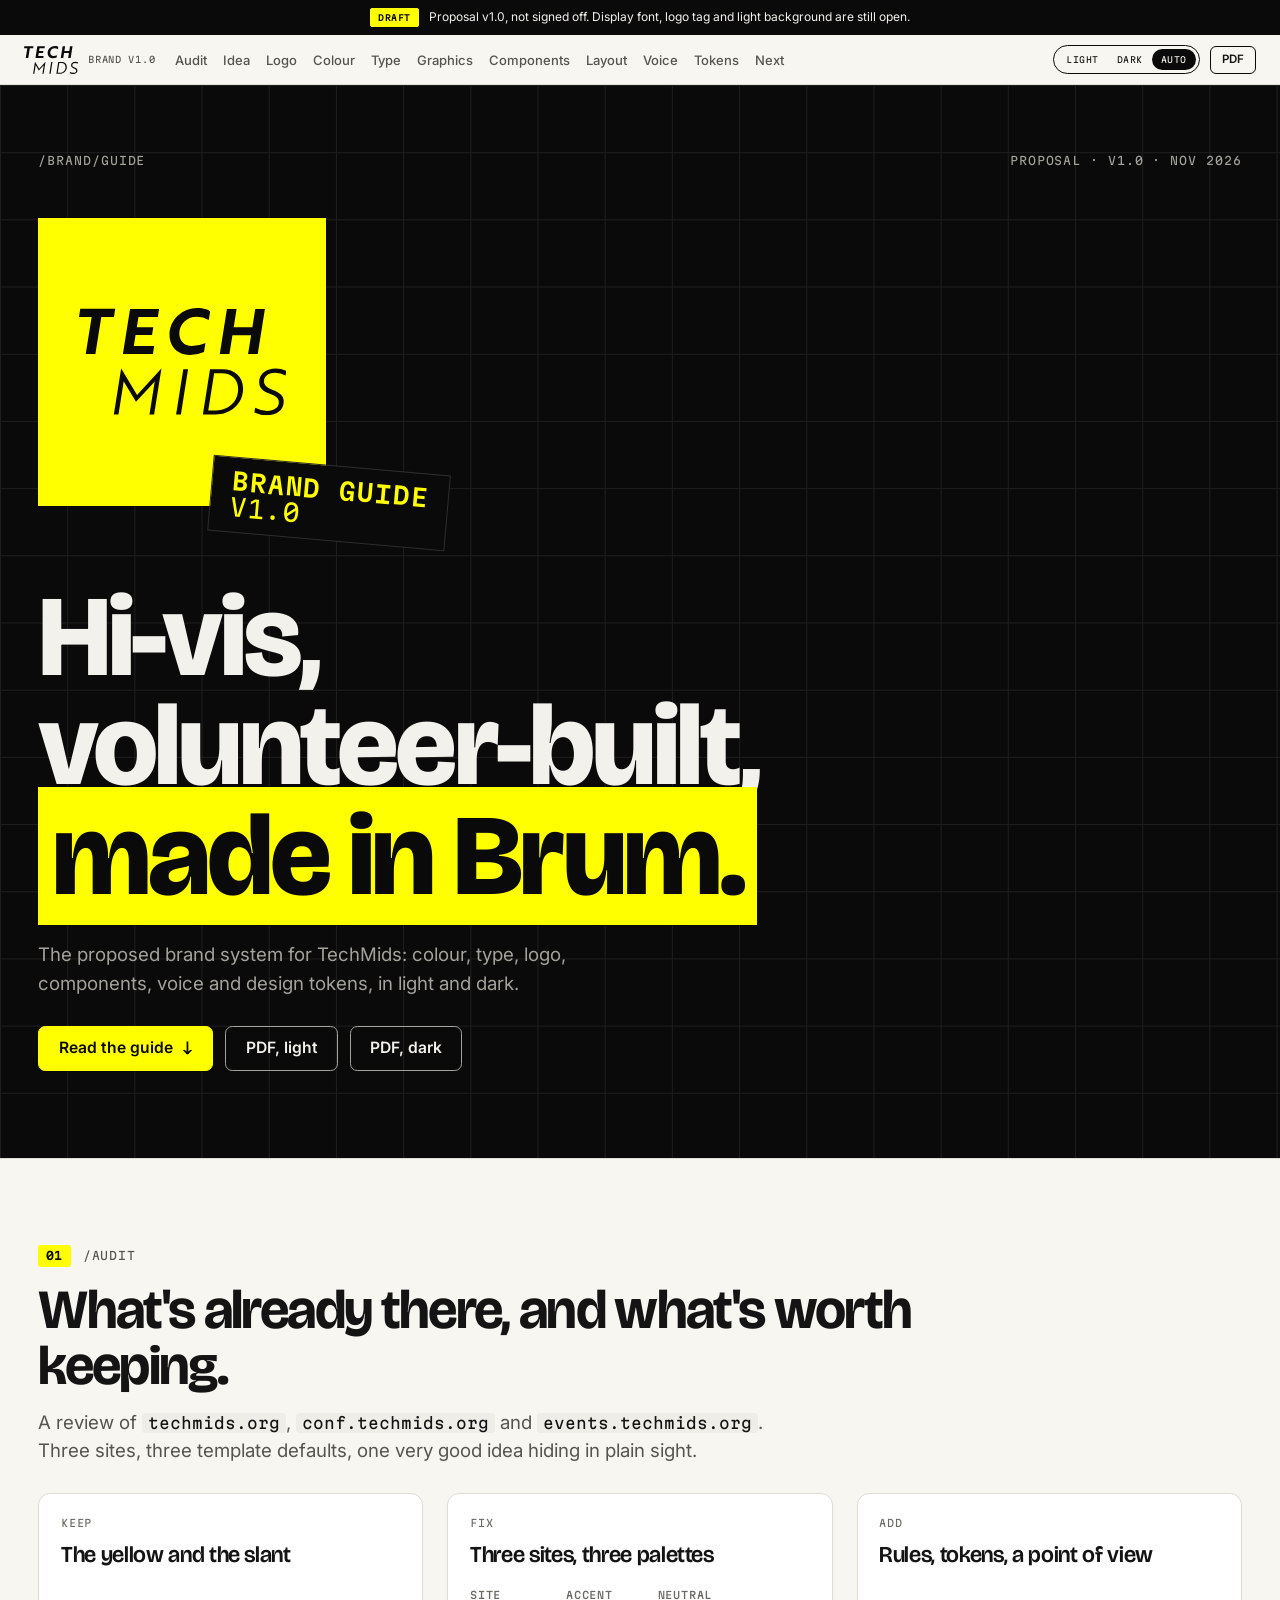
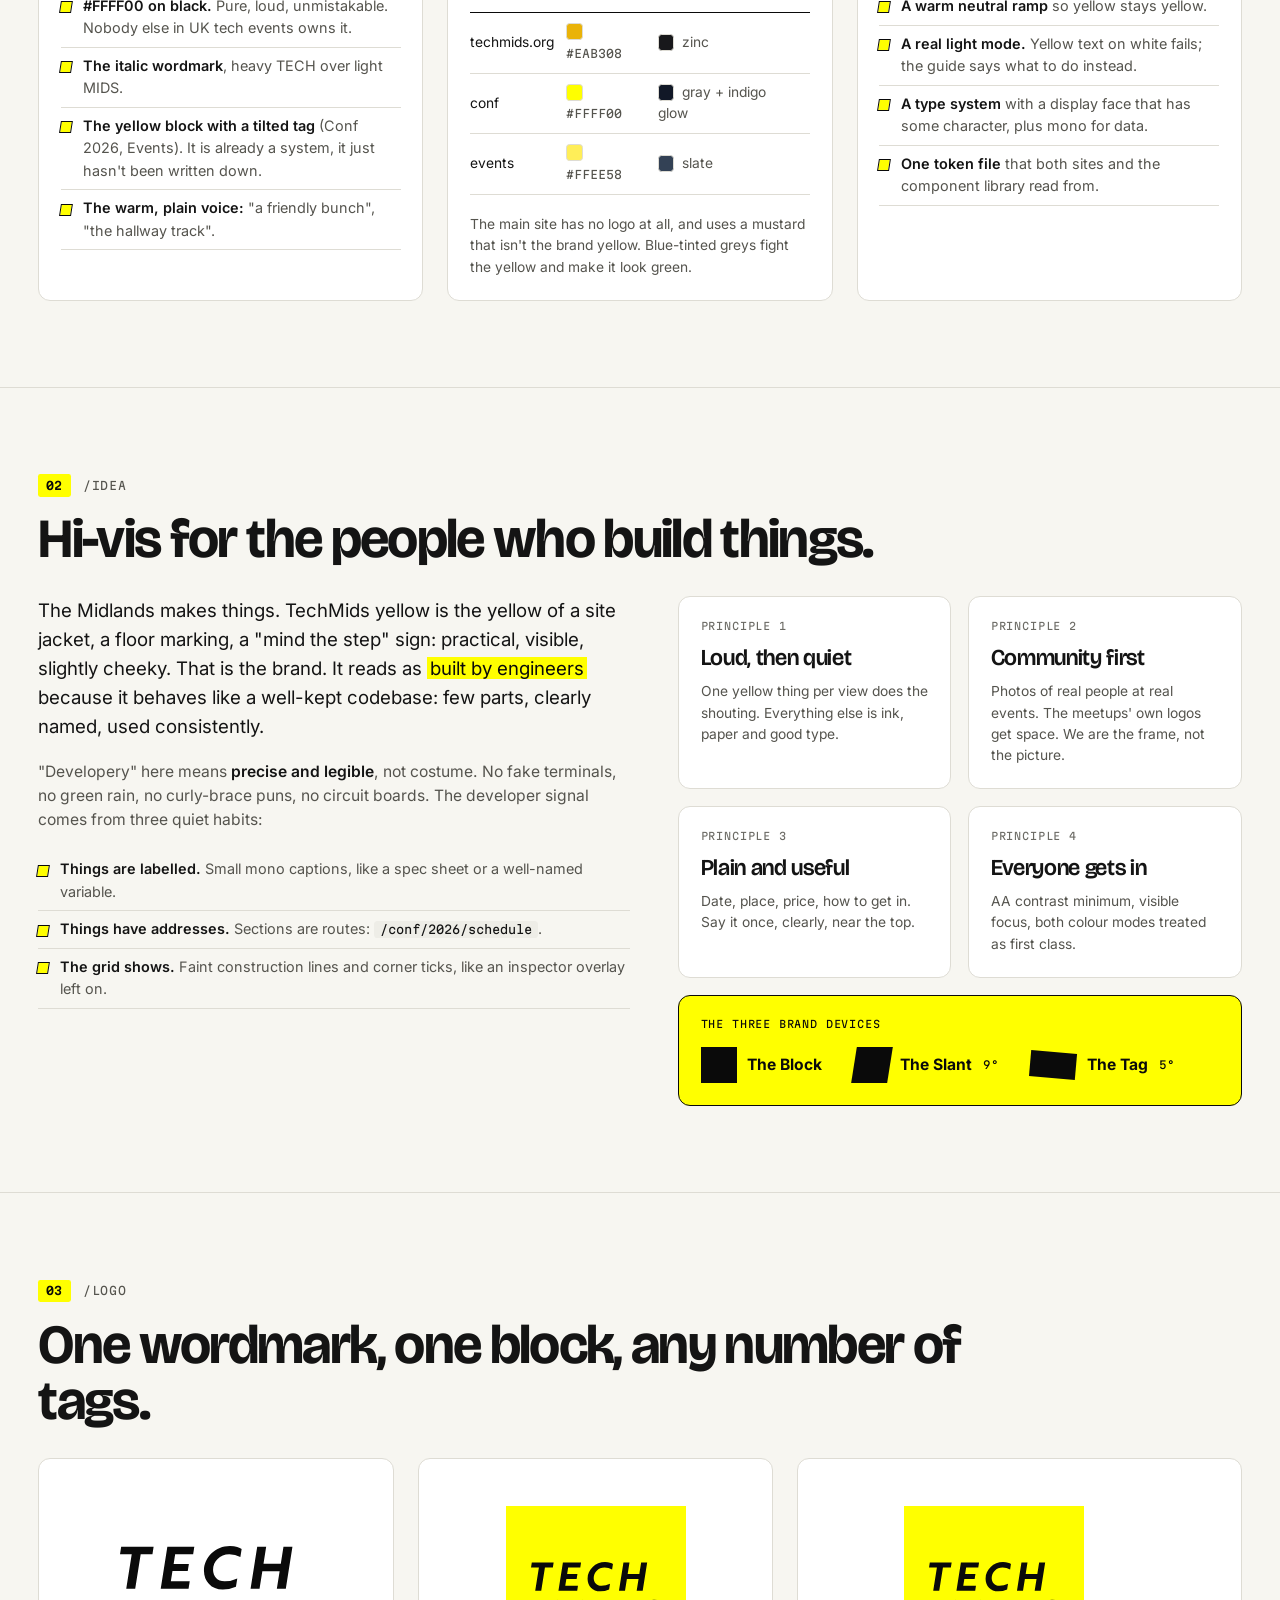
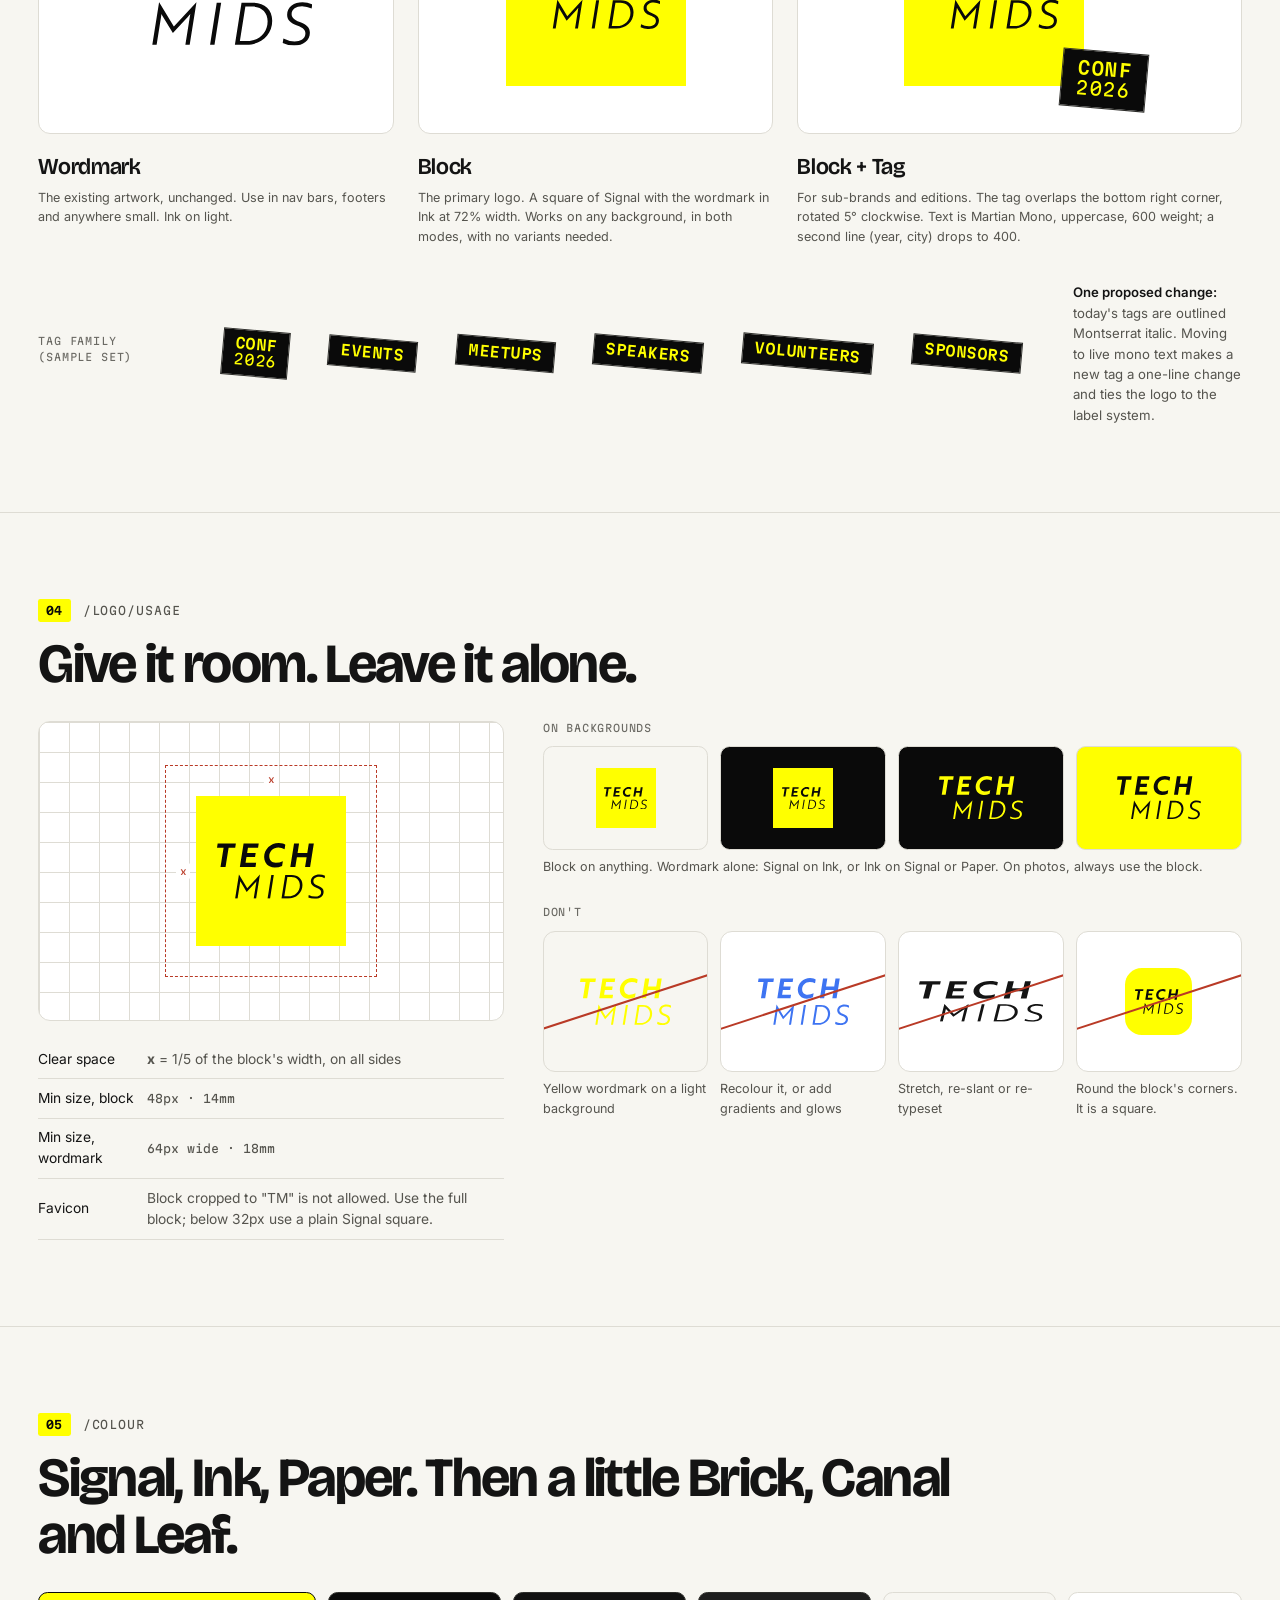
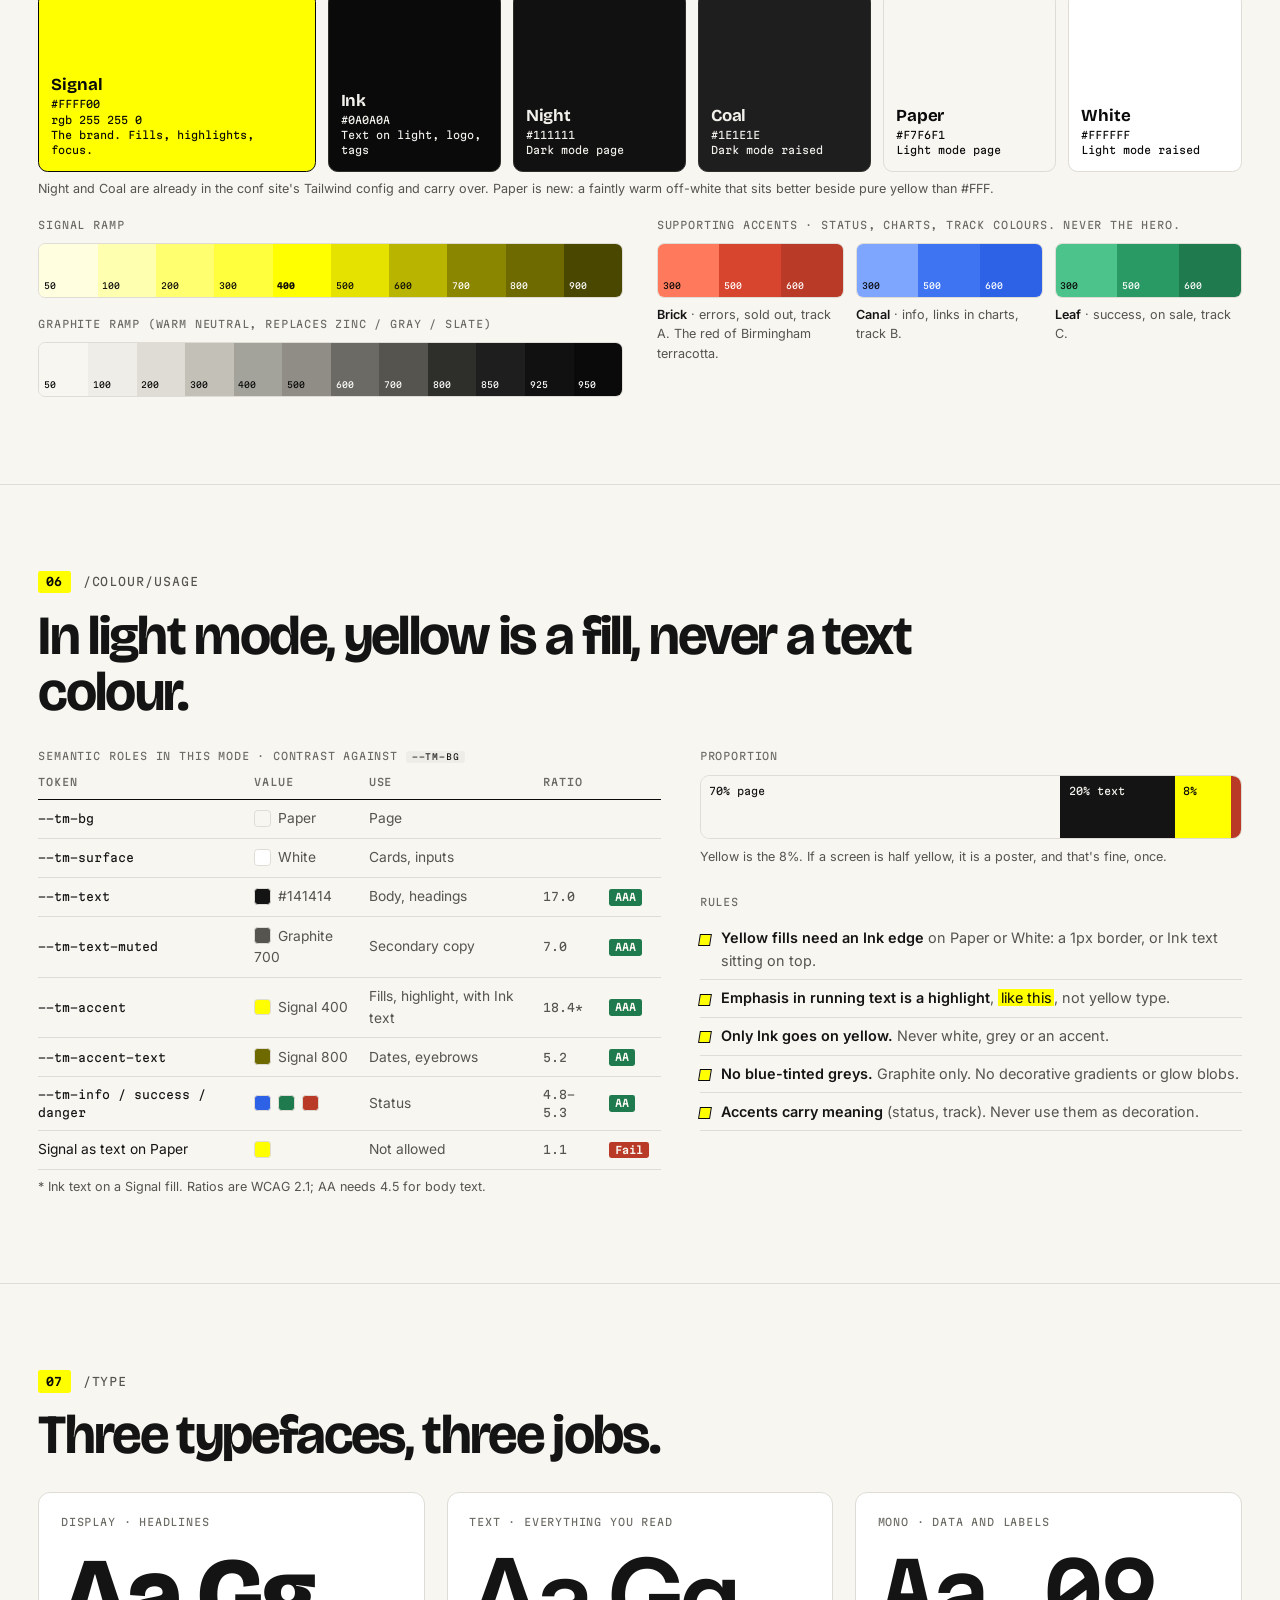
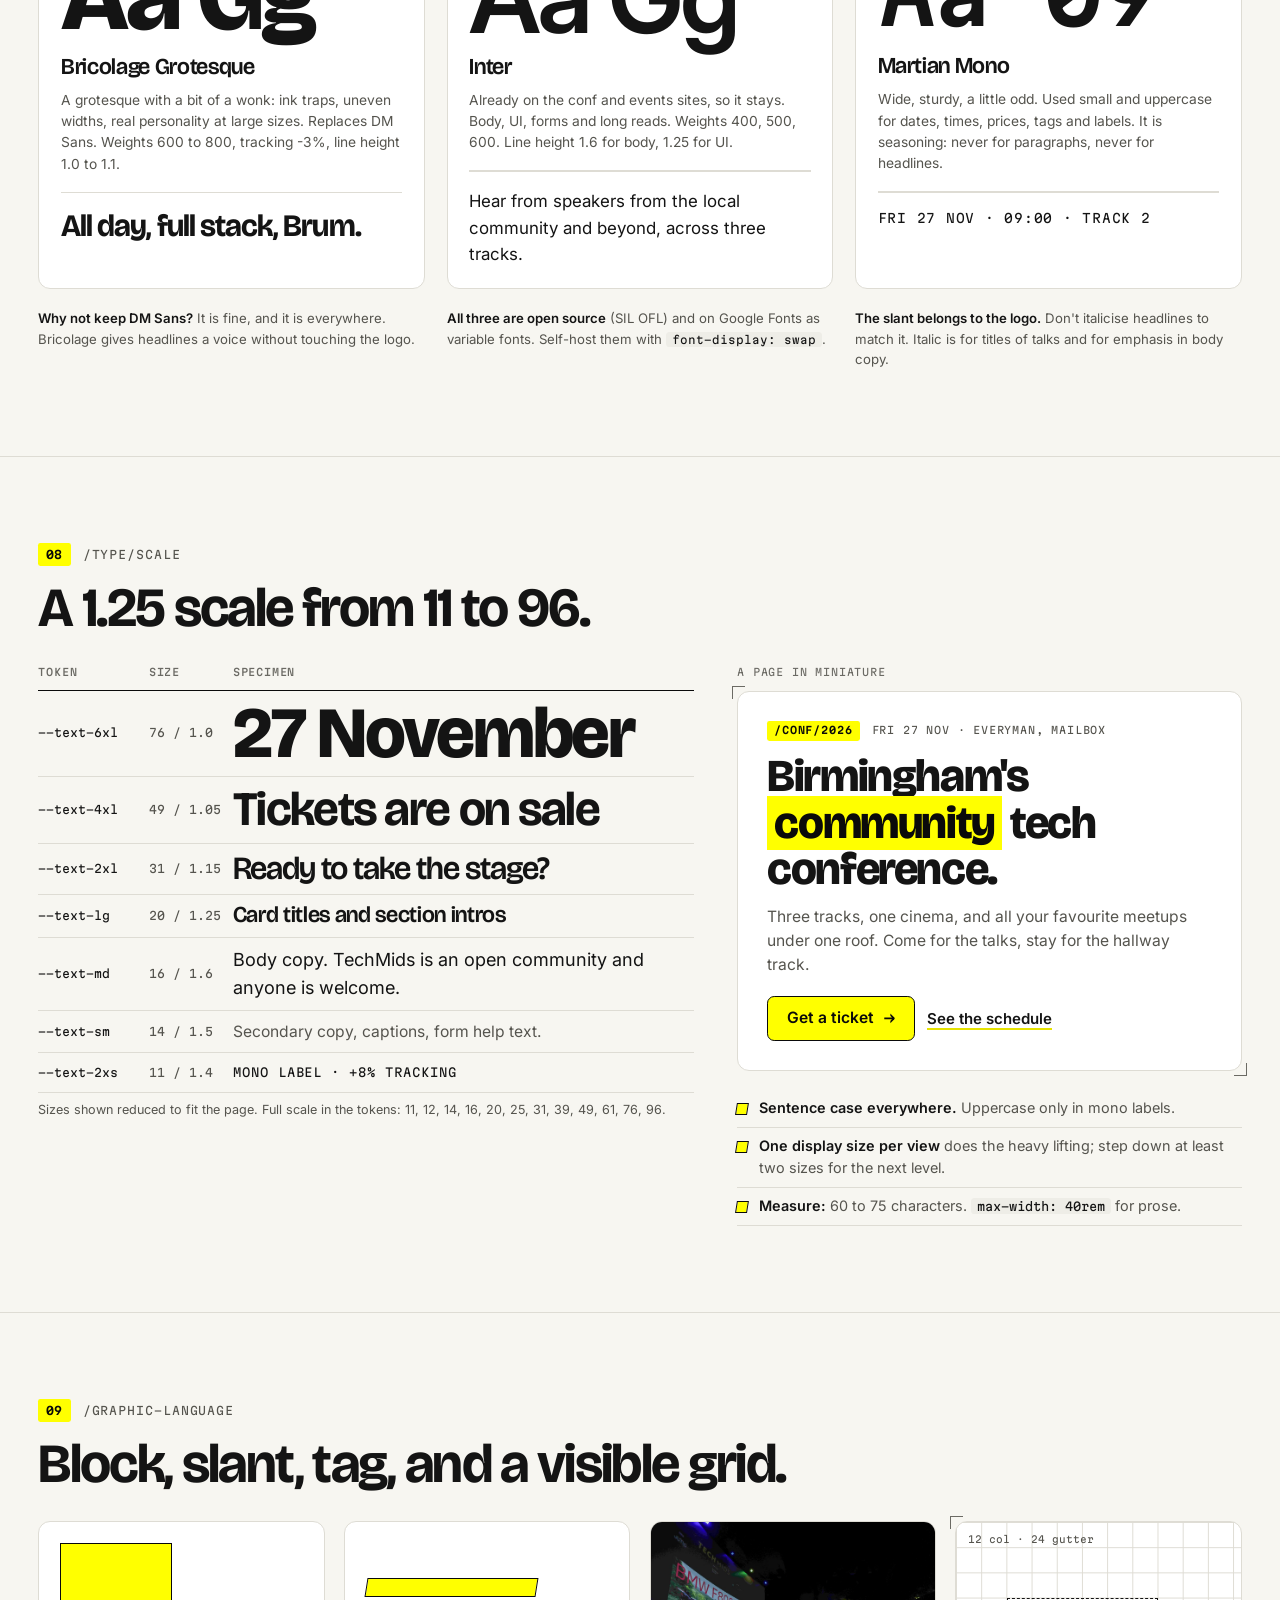
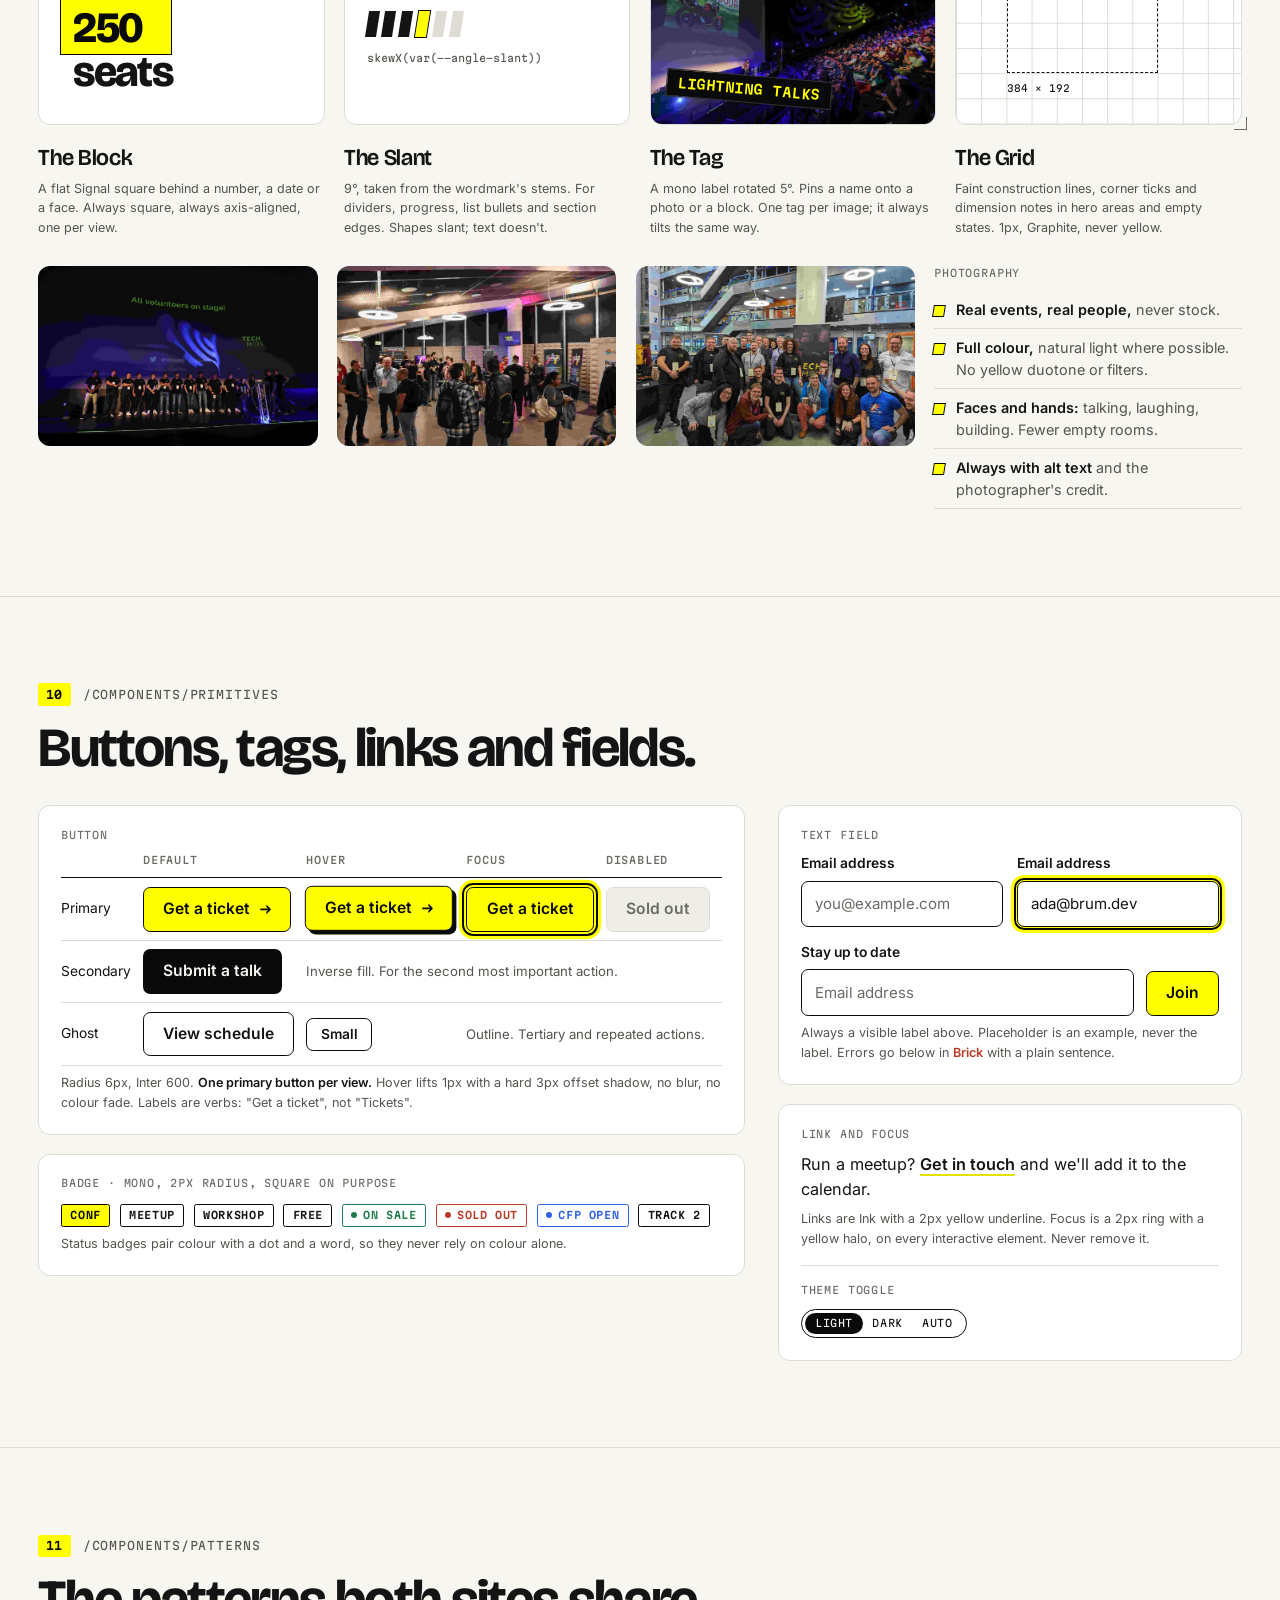
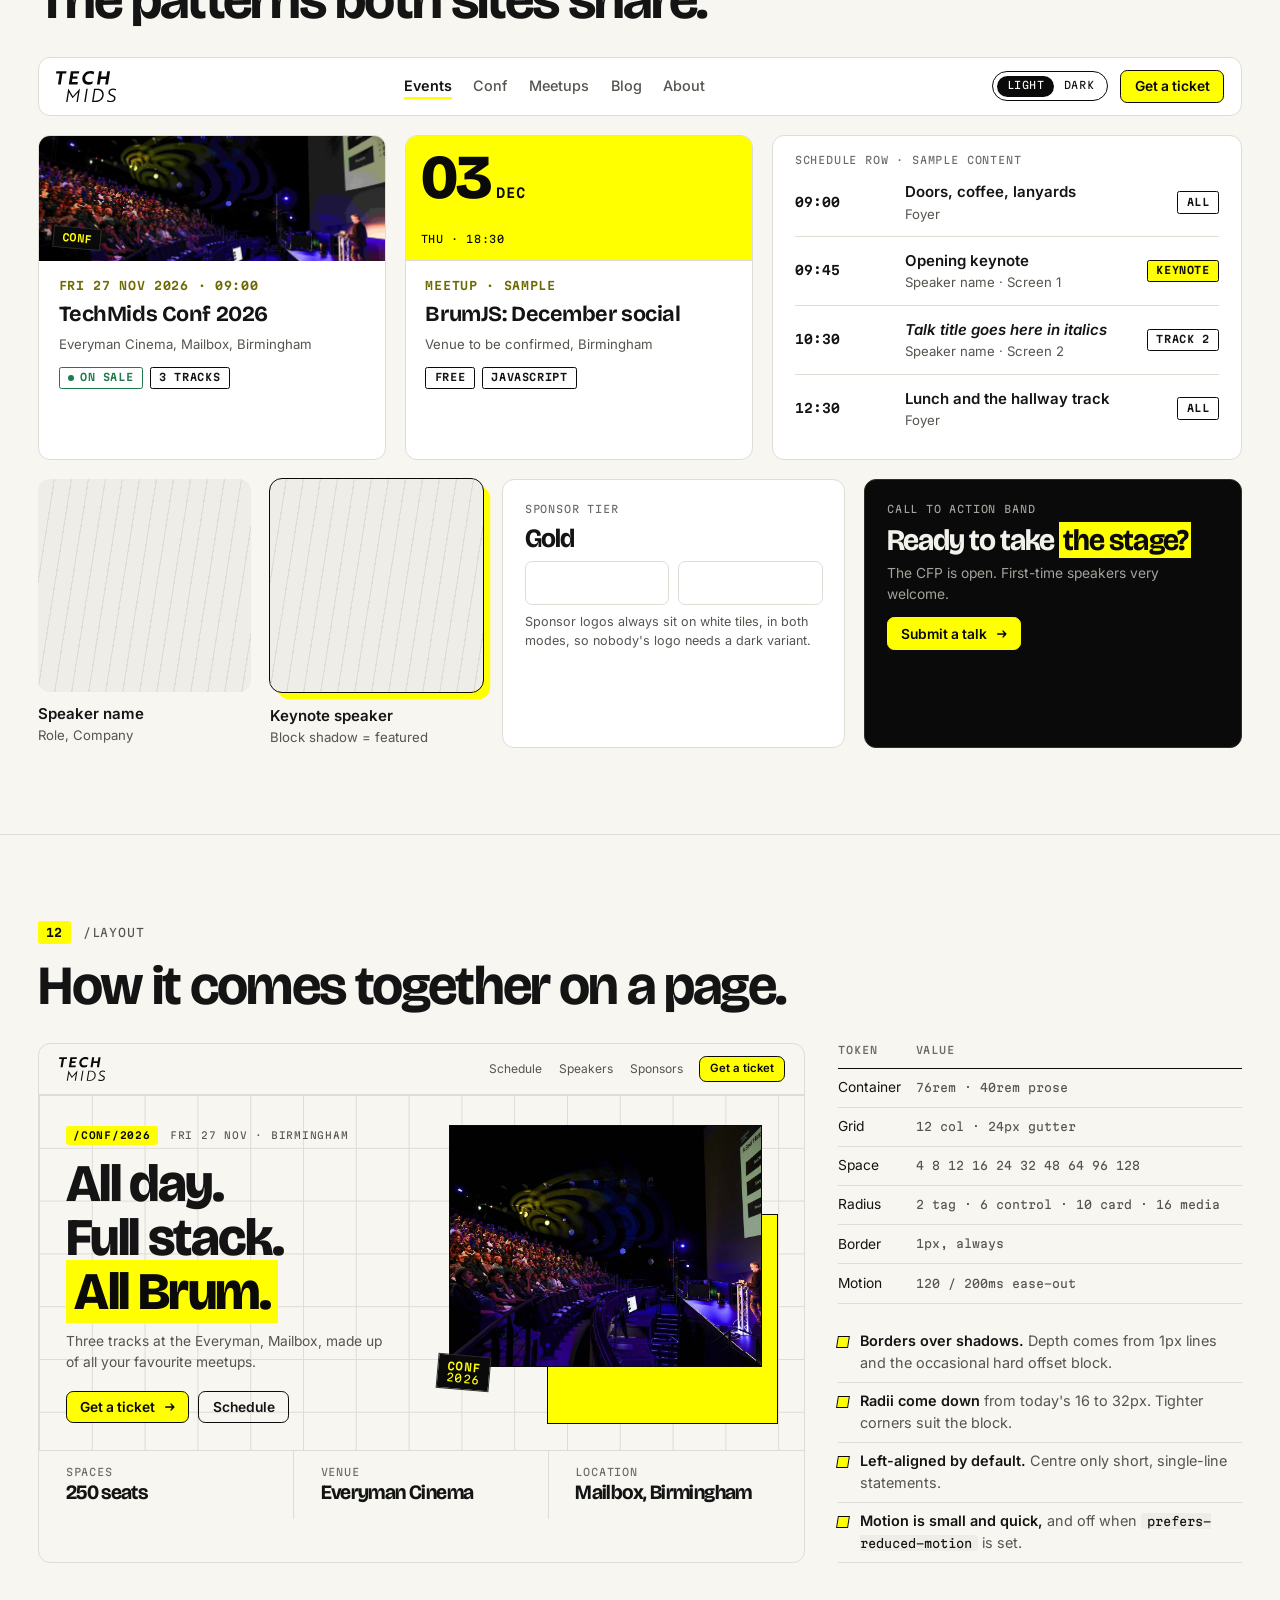
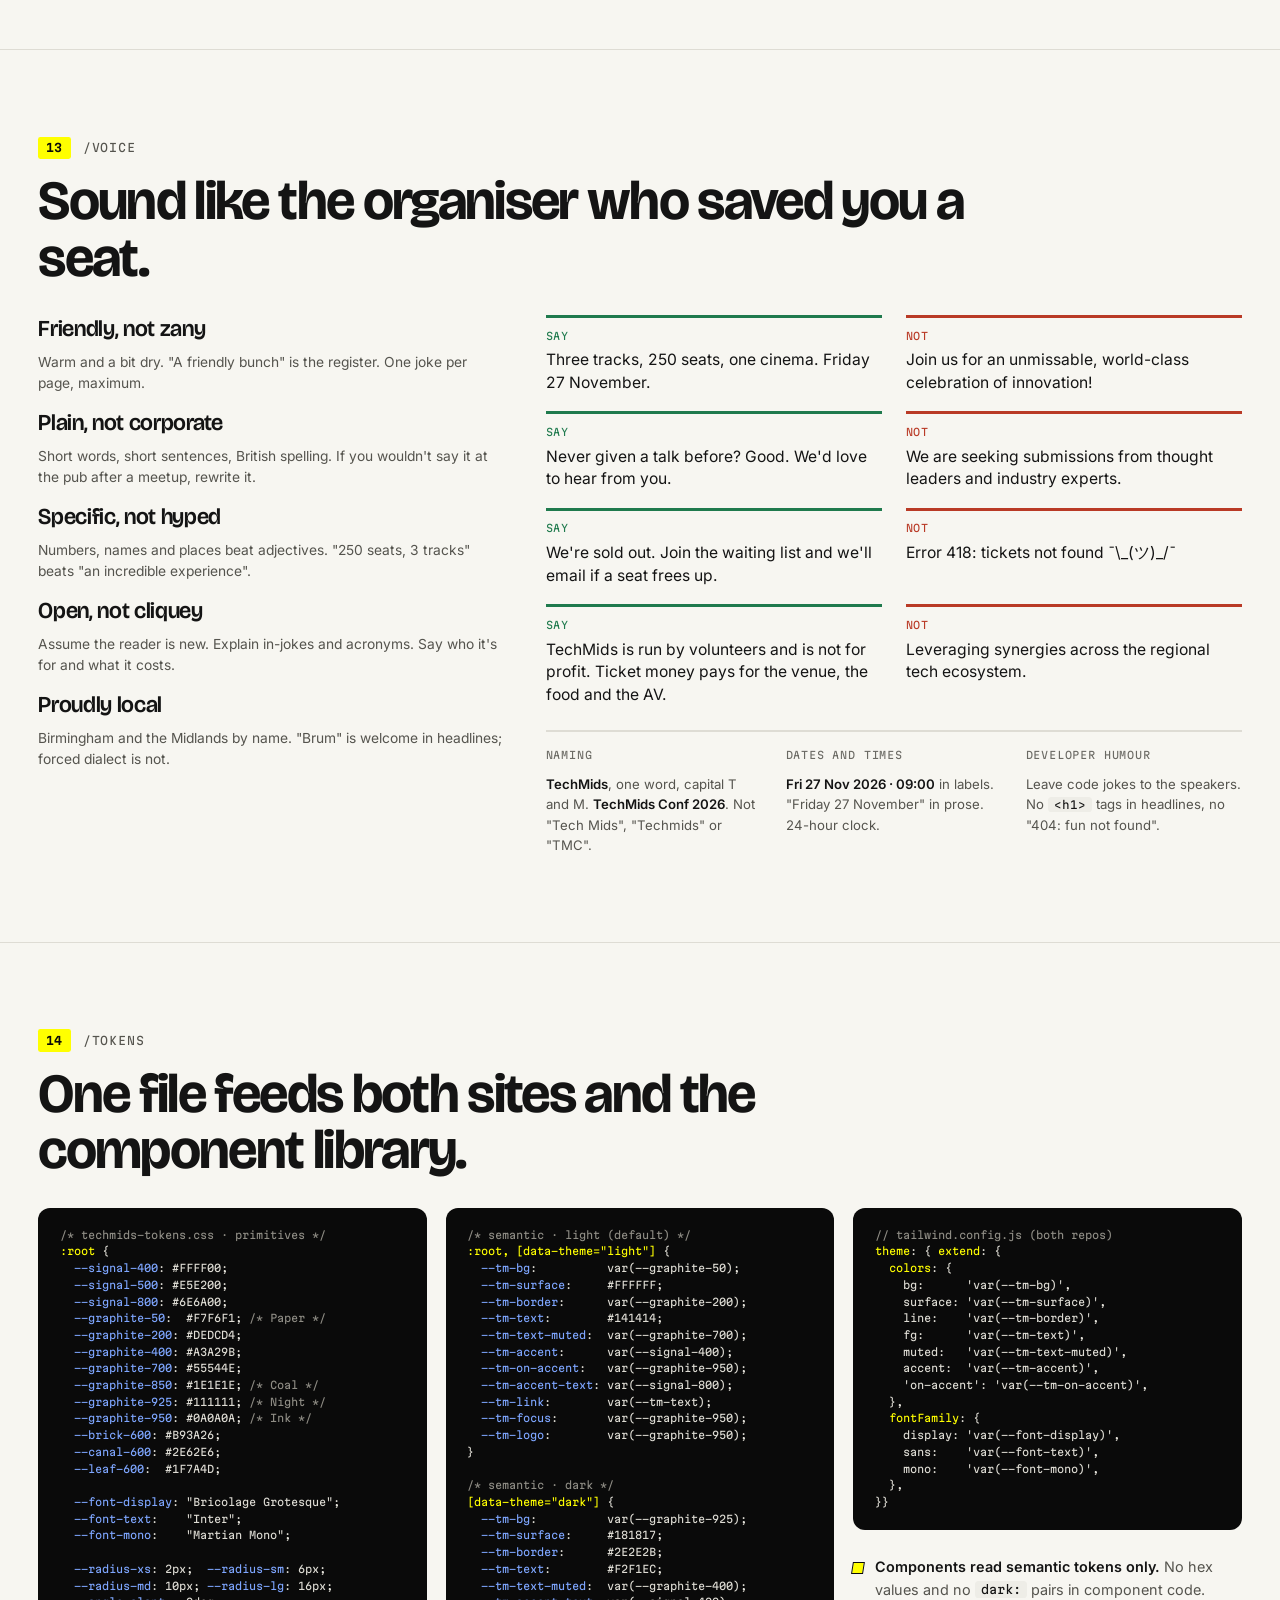
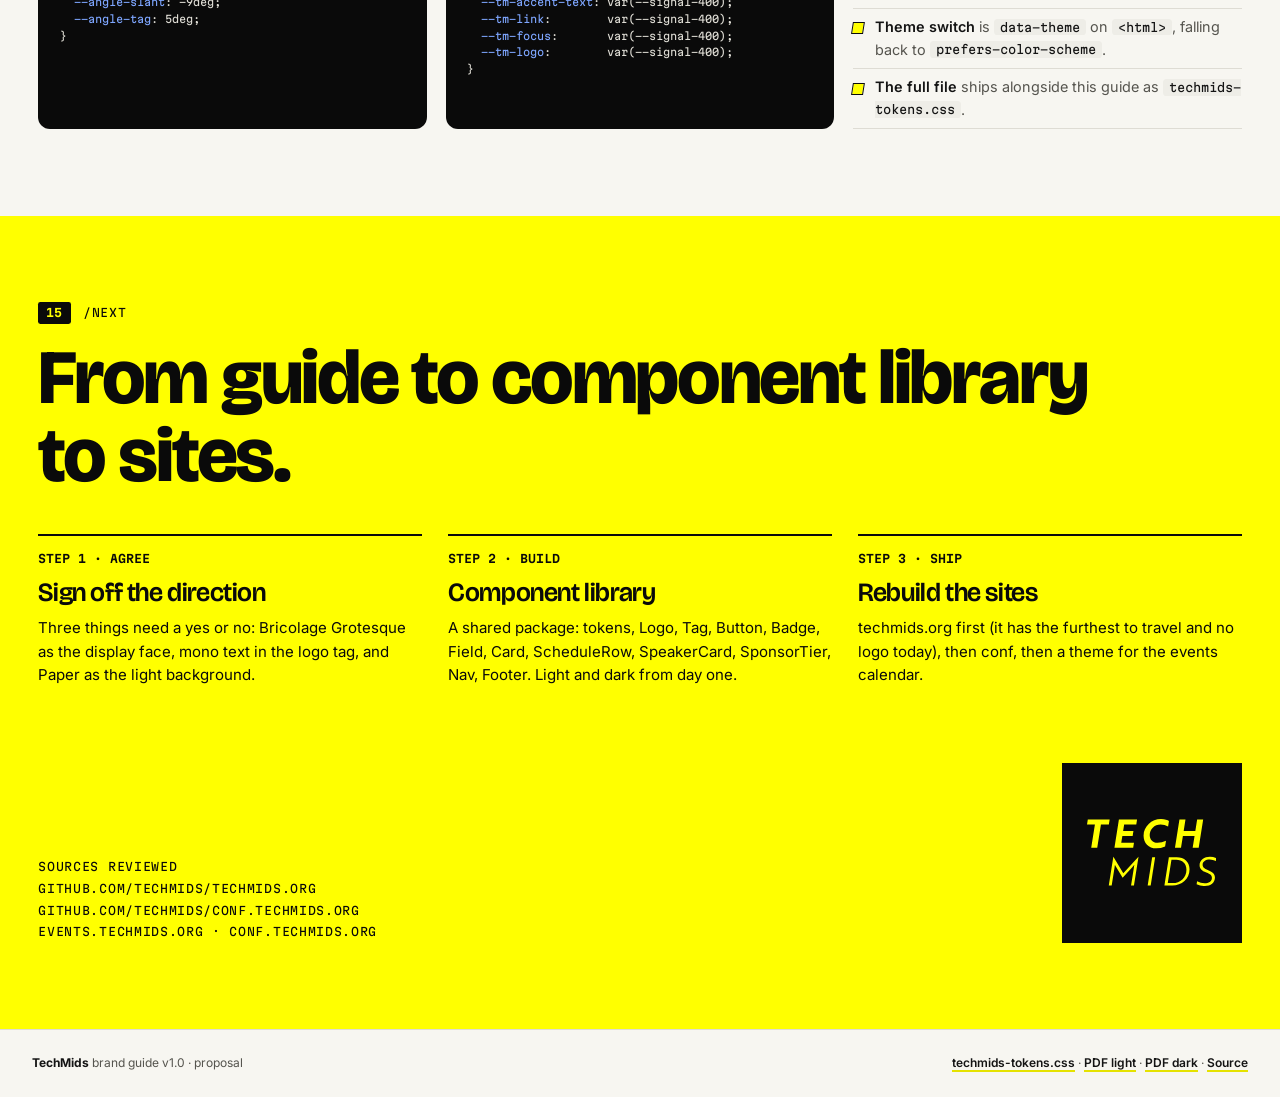
<file: index.html>
<!doctype html>
<html lang="en" data-theme="light">
<head>
<meta charset="utf-8">
<meta name="viewport" content="width=device-width, initial-scale=1">
<title>TechMids Brand Guide (proposal)</title>
<meta name="description" content="Proposed brand guide for TechMids: colour, type, logo, components, voice and design tokens.">
<meta name="robots" content="noindex">
<script>
  // Resolve the theme before first paint. "auto" follows the OS.
  (function () {
    var pref = 'auto';
    try { pref = localStorage.getItem('tm-theme') || 'auto'; } catch (e) {}
    var dark = pref === 'dark' || (pref === 'auto' && matchMedia('(prefers-color-scheme: dark)').matches);
    document.documentElement.dataset.theme = dark ? 'dark' : 'light';
    document.documentElement.dataset.themePref = pref;
  })();
</script>
<link rel="preconnect" href="https://fonts.googleapis.com">
<link rel="preconnect" href="https://fonts.gstatic.com" crossorigin>
<link href="https://fonts.googleapis.com/css2?family=Bricolage+Grotesque:opsz,wght@12..96,400;12..96,500;12..96,600;12..96,700;12..96,800&family=Inter:ital,wght@0,400;0,500;0,600;0,700;1,400;1,600&family=Martian+Mono:wght@400;500;600;700&display=swap" rel="stylesheet">
<link rel="stylesheet" href="assets/techmids-tokens.css">
<link rel="stylesheet" href="assets/guide.css">
<link rel="stylesheet" href="assets/site.css">
</head>
<body class="site">
<svg width="0" height="0" style="position:absolute">
  <symbol id="wm" viewBox="0 0 295.32 152.71">
    <g fill="currentColor">
    <path d="M31.75,12.78,23.34,65.63H9.57L18,12.78H0L1.79,1.24H51.6L49.81,12.78Z"/>
    <path d="M62.51,65.63,72.7,1.25h41.4l-1.79,11.54H84.68L82.35,27.45h23.43L104,38.54H80.56L78.06,54.1h29l-1.79,11.53Z"/>
    <path d="M184.83,17.07a34.48,34.48,0,0,0-17.08-4.47c-14.49,0-24.86,11.09-24.86,23.88,0,9.93,6.53,17.79,17.79,17.79a45.54,45.54,0,0,0,19.4-4.47L178,62.59a48.83,48.83,0,0,1-20.3,4.29c-17.44,0-28.79-12.43-28.79-28.79C128.93,17.17,146.81,0,168.72,0c9,0,15.11,2.68,18.06,4.47Z"/>
    <path d="M240.81,65.63l4.29-26.91H218.54l-4.29,26.91H200.48L210.67,1.25h13.77l-4.11,26h26.56l4.11-26h13.77L254.58,65.63Z"/>
    <path d="M65,106.93l-1.34-2.5c-.27,2.06-.63,4-.89,6l-6.53,41.22H49.6L60,86.19h.09l22.62,37.56,34.61-37.56h.09L107,151.64h-6.62l6.53-41.22c.27-2,.63-3.93,1.07-6-1.16,1.43-2.86,3.31-4.29,5L81.17,133.67Z"/>
    <path d="M138.3,151.64l10.19-64.38h6.8L145.1,151.64Z"/>
    <path d="M176.4,151.64l10.19-64.38h17.79c17.26,0,29.33,10.55,29.33,27.45,0,22.35-18,36.93-39.17,36.93ZM192.49,93l-8.41,52.94h11.36c16.9,0,31.21-12.16,31.21-30.49,0-13.68-9.39-22.44-23.25-22.44H192.49Z"/>
    <path d="M249.81,148.87l1.07-6.8a37.46,37.46,0,0,0,17.17,4.47c9.12,0,16.63-4.29,16.63-12.16,0-5.28-3.4-8.67-12.79-12.16-10.55-4-15.29-9-15.29-16.63,0-12.43,10.91-19.4,23.61-19.4a36.07,36.07,0,0,1,15.11,3.31l-1.07,6.620a32.65,32.65,0,0,0-14.75-3.76c-8.94,0-16,4.56-16,12,0,4.83,3,8.67,12.61,12.34,10.64,4,15.47,8.76,15.47,16.45,0,12.25-10.19,19.58-24.14,19.58A41.67,41.67,0,0,1,249.81,148.87Z"/>
    </g>
  </symbol>
</svg>
<div class="draft" role="note"><span class="badge solid">Draft</span> <span>Proposal v1.0, not signed off. Display font, logo tag and light background are still open.</span></div>
<header class="topbar">
  <a href="#cover" class="brand" aria-label="TechMids brand guide, top"><svg class="wm" viewBox="0 0 295.32 152.71" role="img" aria-label="TechMids"><use href="#wm"/></svg><span class="mono ver">Brand v1.0</span></a>
  <nav aria-label="Sections"><a href="#audit">Audit</a><a href="#idea">Idea</a><a href="#logo">Logo</a><a href="#colour">Colour</a><a href="#type">Type</a><a href="#graphic-language">Graphics</a><a href="#components">Components</a><a href="#layout">Layout</a><a href="#voice">Voice</a><a href="#tokens">Tokens</a><a href="#next">Next</a></nav>
  <div class="tools">
    <div class="toggle" role="group" aria-label="Colour theme"><button type="button" data-set-theme="light">Light</button><button type="button" data-set-theme="dark">Dark</button><button type="button" data-set-theme="auto">Auto</button></div>
    <a class="btn ghost sm pdf" href="pdf/techmids-brand-guide-light.pdf" data-pdf>PDF</a>
  </div>
</header>
<main>
<section id="cover" class="page inverse hero">
  <div class="hero-grid"></div>
  <div class="hero-inner">
    <div class="hero-meta"><span>/brand/guide</span><span>Proposal · v1.0 · Nov 2026</span></div>
    <div class="lockup hero-logo"><div class="block"><svg viewBox="0 0 295.32 152.71"><use href="#wm"/></svg></div><span class="tag">Brand guide<br><span style="font-weight:400">v1.0</span></span></div>
    <h1 class="display">Hi-vis,<br>volunteer-built,<br><span style="background:#FFFF00;color:#0A0A0A;padding:0 .12em">made in Brum.</span></h1>
    <p class="hero-lede">The proposed brand system for TechMids: colour, type, logo, components, voice and design tokens, in light and dark.</p>
    <div class="hero-cta"><a class="btn primary" href="#audit" style="border-color:#FFFF00">Read the guide <span class="arrow">↓</span></a><a class="btn ghost" style="color:#F2F1EC;border-color:#A3A29B" href="pdf/techmids-brand-guide-light.pdf">PDF, light</a><a class="btn ghost" style="color:#F2F1EC;border-color:#A3A29B" href="pdf/techmids-brand-guide-dark.pdf">PDF, dark</a></div>
  </div>
</section>
<!-- 02 AUDIT -->
<section id="audit" class="page">
  <div class="eyebrow"><span class="n">01</span>/audit</div>
  <h2>What's already there, and what's worth keeping.</h2>
  <p class="lede">A review of <code>techmids.org</code>, <code>conf.techmids.org</code> and <code>events.techmids.org</code>. Three sites, three template defaults, one very good idea hiding in plain sight.</p>
  <div class="grid g3 mt3">
    <div class="panel">
      <div class="label">Keep</div>
      <h3 class="mt1">The yellow and the slant</h3>
      <ul class="clean mt2">
        <li><strong>#FFFF00 on black.</strong> Pure, loud, unmistakable. Nobody else in UK tech events owns it.</li>
        <li><strong>The italic wordmark</strong>, heavy TECH over light MIDS.</li>
        <li><strong>The yellow block with a tilted tag</strong> (Conf 2026, Events). It is already a system, it just hasn't been written down.</li>
        <li><strong>The warm, plain voice:</strong> "a friendly bunch", "the hallway track".</li>
      </ul>
    </div>
    <div class="panel">
      <div class="label">Fix</div>
      <h3 class="mt1">Three sites, three palettes</h3>
      <table class="mt2">
        <tr><th>Site</th><th>Accent</th><th>Neutral</th></tr>
        <tr><td>techmids.org</td><td><span class="chip" style="background:#EAB308"></span><span class="mono">#EAB308</span></td><td><span class="chip" style="background:#18181B"></span>zinc</td></tr>
        <tr><td>conf</td><td><span class="chip" style="background:#FFFF00"></span><span class="mono">#FFFF00</span></td><td><span class="chip" style="background:#111827"></span>gray + indigo glow</td></tr>
        <tr><td>events</td><td><span class="chip" style="background:#FFEE58"></span><span class="mono">#FFEE58</span></td><td><span class="chip" style="background:#334155"></span>slate</td></tr>
      </table>
      <p class="mt2" style="font-size:11.5px">The main site has no logo at all, and uses a mustard that isn't the brand yellow. Blue-tinted greys fight the yellow and make it look green.</p>
    </div>
    <div class="panel">
      <div class="label">Add</div>
      <h3 class="mt1">Rules, tokens, a point of view</h3>
      <ul class="clean mt2">
        <li><strong>A warm neutral ramp</strong> so yellow stays yellow.</li>
        <li><strong>A real light mode.</strong> Yellow text on white fails; the guide says what to do instead.</li>
        <li><strong>A type system</strong> with a display face that has some character, plus mono for data.</li>
        <li><strong>One token file</strong> that both sites and the component library read from.</li>
      </ul>
    </div>
  </div>
</section>

<!-- 03 IDEA -->
<section id="idea" class="page">
  <div class="eyebrow"><span class="n">02</span>/idea</div>
  <h2>Hi-vis for the people who build things.</h2>
  <div class="grid mt3" style="grid-template-columns:1.05fr 1fr;gap:40px">
    <div>
      <p style="font-size:15.5px;line-height:1.55;color:var(--tm-text)">The Midlands makes things. TechMids yellow is the yellow of a site jacket, a floor marking, a "mind the step" sign: practical, visible, slightly cheeky. That is the brand. It reads as <span class="hl">built by engineers</span> because it behaves like a well-kept codebase: few parts, clearly named, used consistently.</p>
      <p class="mt2">"Developery" here means <strong>precise and legible</strong>, not costume. No fake terminals, no green rain, no curly-brace puns, no circuit boards. The developer signal comes from three quiet habits:</p>
      <ul class="clean mt2">
        <li><strong>Things are labelled.</strong> Small mono captions, like a spec sheet or a well-named variable.</li>
        <li><strong>Things have addresses.</strong> Sections are routes: <code>/conf/2026/schedule</code>.</li>
        <li><strong>The grid shows.</strong> Faint construction lines and corner ticks, like an inspector overlay left on.</li>
      </ul>
    </div>
    <div class="grid g2" style="gap:14px;align-content:start">
      <div class="panel"><div class="label">Principle 1</div><h3 class="mt1">Loud, then quiet</h3><p class="mt1" style="font-size:11.5px">One yellow thing per view does the shouting. Everything else is ink, paper and good type.</p></div>
      <div class="panel"><div class="label">Principle 2</div><h3 class="mt1">Community first</h3><p class="mt1" style="font-size:11.5px">Photos of real people at real events. The meetups' own logos get space. We are the frame, not the picture.</p></div>
      <div class="panel"><div class="label">Principle 3</div><h3 class="mt1">Plain and useful</h3><p class="mt1" style="font-size:11.5px">Date, place, price, how to get in. Say it once, clearly, near the top.</p></div>
      <div class="panel"><div class="label">Principle 4</div><h3 class="mt1">Everyone gets in</h3><p class="mt1" style="font-size:11.5px">AA contrast minimum, visible focus, both colour modes treated as first class.</p></div>
      <div class="panel" style="grid-column:1/-1;background:var(--signal-400);color:#0A0A0A;border-color:#0A0A0A">
        <div class="label" style="color:#0A0A0A">The three brand devices</div>
        <div style="display:flex;gap:26px;align-items:center;margin-top:12px">
          <div style="display:flex;align-items:center;gap:9px"><div style="width:30px;height:30px;background:#0A0A0A"></div><b>The Block</b></div>
          <div style="display:flex;align-items:center;gap:9px"><div style="width:30px;height:30px;background:#0A0A0A;transform:skewX(-9deg)"></div><b>The Slant</b> <span class="mono" style="font-size:9px">9°</span></div>
          <div style="display:flex;align-items:center;gap:9px"><div style="width:38px;height:22px;background:#0A0A0A;transform:rotate(5deg)"></div><b>The Tag</b> <span class="mono" style="font-size:9px">5°</span></div>
        </div>
      </div>
    </div>
  </div>
</section>

<!-- 04 LOGO -->
<section id="logo" class="page">
  <div class="eyebrow"><span class="n">03</span>/logo</div>
  <h2>One wordmark, one block, any number of tags.</h2>
  <div class="grid mt3" style="grid-template-columns:1fr 1fr 1.25fr;gap:20px">
    <div>
      <div class="panel" style="height:230px;display:grid;place-items:center"><svg class="wm" viewBox="0 0 295.32 152.71" style="width:62%"><use href="#wm"/></svg></div>
      <h3 class="mt2">Wordmark</h3>
      <p class="cap">The existing artwork, unchanged. Use in nav bars, footers and anywhere small. <span class="only-light">Ink on light.</span><span class="only-dark">Signal yellow on dark.</span></p>
    </div>
    <div>
      <div class="panel" style="height:230px;display:grid;place-items:center"><div class="block" style="width:150px"><svg viewBox="0 0 295.32 152.71"><use href="#wm"/></svg></div></div>
      <h3 class="mt2">Block</h3>
      <p class="cap">The primary logo. A square of Signal with the wordmark in Ink at 72% width. Works on any background, in both modes, with no variants needed.</p>
    </div>
    <div>
      <div class="panel" style="height:230px;display:grid;place-items:center;padding-right:60px"><div class="lockup"><div class="block" style="width:150px"><svg viewBox="0 0 295.32 152.71"><use href="#wm"/></svg></div><span class="tag" style="font-size:15px;outline:1px solid var(--graphite-800)">Conf<br><span style="font-weight:400">2026</span></span></div></div>
      <h3 class="mt2">Block + Tag</h3>
      <p class="cap">For sub-brands and editions. The tag overlaps the bottom right corner, rotated 5° clockwise. Text is Martian Mono, uppercase, 600 weight; a second line (year, city) drops to 400.</p>
    </div>
  </div>
  <div class="grid mt3" style="grid-template-columns:auto 1fr;gap:28px;align-items:center">
    <div class="label" style="width:120px">Tag family<br>(sample set)</div>
    <div style="display:flex;gap:34px;align-items:center;padding:6px 0 0 6px">
      <span class="tag" style="font-size:12px">Conf<br><span style="font-weight:400">2026</span></span>
      <span class="tag" style="font-size:12px">Events</span>
      <span class="tag" style="font-size:12px">Meetups</span>
      <span class="tag" style="font-size:12px">Speakers</span>
      <span class="tag" style="font-size:12px">Volunteers</span>
      <span class="tag" style="font-size:12px">Sponsors</span>
      <p style="font-size:11px;max-width:230px;margin-left:10px"><strong>One proposed change:</strong> today's tags are outlined Montserrat italic. Moving to live mono text makes a new tag a one-line change and ties the logo to the label system.</p>
    </div>
  </div>
</section>

<!-- 05 LOGO USAGE -->
<section id="logo-usage" class="page">
  <div class="eyebrow"><span class="n">04</span>/logo/usage</div>
  <h2>Give it room. Leave it alone.</h2>
  <div class="grid mt3" style="grid-template-columns:1fr 1.5fr;gap:32px">
    <div>
      <div class="panel bggrid" style="height:250px;display:grid;place-items:center;background-size:25px 25px;background-color:var(--tm-surface)">
        <div style="position:relative;padding:25px;border:1px dashed var(--tm-danger)">
          <div class="block" style="width:125px"><svg viewBox="0 0 295.32 152.71"><use href="#wm"/></svg></div>
          <span class="mono" style="position:absolute;top:5px;left:50%;transform:translateX(-50%);font-size:8px;color:var(--tm-danger);background:var(--tm-surface);padding:0 3px">x</span>
          <span class="mono" style="position:absolute;left:8px;top:50%;transform:translateY(-50%);font-size:8px;color:var(--tm-danger);background:var(--tm-surface);padding:0 3px">x</span>
        </div>
      </div>
      <table class="mt2">
        <tr><td>Clear space</td><td><strong>x</strong> = 1/5 of the block's width, on all sides</td></tr>
        <tr><td>Min size, block</td><td class="mono">48px · 14mm</td></tr>
        <tr><td>Min size, wordmark</td><td class="mono">64px wide · 18mm</td></tr>
        <tr><td>Favicon</td><td>Block cropped to "TM" is not allowed. Use the full block; below 32px use a plain Signal square.</td></tr>
      </table>
    </div>
    <div>
      <div class="label">On backgrounds</div>
      <div class="grid g4 mt1" style="gap:10px">
        <div style="background:#F7F6F1;border:1px solid var(--tm-border);border-radius:8px;height:86px;display:grid;place-items:center"><div class="block" style="width:50px"><svg viewBox="0 0 295.32 152.71"><use href="#wm"/></svg></div></div>
        <div style="background:#0A0A0A;border:1px solid var(--tm-border);border-radius:8px;height:86px;display:grid;place-items:center"><div class="block" style="width:50px"><svg viewBox="0 0 295.32 152.71"><use href="#wm"/></svg></div></div>
        <div style="background:#0A0A0A;border:1px solid var(--tm-border);border-radius:8px;height:86px;display:grid;place-items:center;color:#FFFF00"><svg viewBox="0 0 295.32 152.71" style="width:70px"><use href="#wm"/></svg></div>
        <div style="background:#FFFF00;border:1px solid var(--tm-border);border-radius:8px;height:86px;display:grid;place-items:center;color:#0A0A0A"><svg viewBox="0 0 295.32 152.71" style="width:70px"><use href="#wm"/></svg></div>
      </div>
      <p class="cap">Block on anything. Wordmark alone: Signal on Ink, or Ink on Signal or Paper. On photos, always use the block.</p>
      <div class="label mt3">Don't</div>
      <div class="grid g4 mt1" style="gap:10px">
        <div><div class="mis" style="background:#F7F6F1;color:#FFFF00"><svg viewBox="0 0 295.32 152.71" style="width:76px"><use href="#wm"/></svg></div><p class="cap">Yellow wordmark on a light background</p></div>
        <div><div class="mis" style="color:#3E74F2"><svg viewBox="0 0 295.32 152.71" style="width:76px"><use href="#wm"/></svg></div><p class="cap">Recolour it, or add gradients and glows</p></div>
        <div><div class="mis" style="color:var(--tm-text)"><svg viewBox="0 0 295.32 152.71" preserveAspectRatio="none" style="width:104px;height:34px"><use href="#wm"/></svg></div><p class="cap">Stretch, re-slant or re-typeset</p></div>
        <div><div class="mis"><div class="block" style="width:56px;border-radius:14px"><svg viewBox="0 0 295.32 152.71"><use href="#wm"/></svg></div></div><p class="cap">Round the block's corners. It is a square.</p></div>
      </div>
    </div>
  </div>
</section>

<!-- 06 COLOUR PALETTE -->
<section id="colour" class="page">
  <div class="eyebrow"><span class="n">05</span>/colour</div>
  <h2>Signal, Ink, Paper. Then a little Brick, Canal and Leaf.</h2>
  <div class="grid mt3" style="grid-template-columns:1.6fr 1fr 1fr 1fr 1fr 1fr;gap:10px">
    <div class="sw" style="background:#FFFF00;color:#0A0A0A;height:150px;border-color:#0A0A0A"><b>Signal</b>#FFFF00<br>rgb 255 255 0<br>The brand. Fills, highlights, focus.</div>
    <div class="sw" style="background:#0A0A0A;color:#F2F1EC;height:150px;border-color:#2E2E2B"><b>Ink</b>#0A0A0A<br>Text on light, logo, tags</div>
    <div class="sw" style="background:#111111;color:#F2F1EC;height:150px;border-color:#2E2E2B"><b>Night</b>#111111<br>Dark mode page</div>
    <div class="sw" style="background:#1E1E1E;color:#F2F1EC;height:150px;border-color:#2E2E2B"><b>Coal</b>#1E1E1E<br>Dark mode raised</div>
    <div class="sw" style="background:#F7F6F1;color:#0A0A0A;height:150px;border-color:#DEDCD4"><b>Paper</b>#F7F6F1<br>Light mode page</div>
    <div class="sw" style="background:#FFFFFF;color:#0A0A0A;height:150px;border-color:#DEDCD4"><b>White</b>#FFFFFF<br>Light mode raised</div>
  </div>
  <p class="cap">Night and Coal are already in the conf site's Tailwind config and carry over. Paper is new: a faintly warm off-white that sits better beside pure yellow than #FFF.</p>
  <div class="grid mt2" style="grid-template-columns:1fr 1fr;gap:28px">
    <div>
      <div class="label">Signal ramp</div>
      <div class="ramp mt1">
        <div style="background:#FFFFE0;color:#0A0A0A">50</div><div style="background:#FFFFB0;color:#0A0A0A">100</div><div style="background:#FFFF70;color:#0A0A0A">200</div><div style="background:#FFFF3D;color:#0A0A0A">300</div><div style="background:#FFFF00;color:#0A0A0A"><b>400</b></div><div style="background:#E5E200;color:#0A0A0A">500</div><div style="background:#B8B400;color:#0A0A0A">600</div><div style="background:#8A8600;color:#fff">700</div><div style="background:#6E6A00;color:#fff">800</div><div style="background:#4A4700;color:#fff">900</div>
      </div>
      <div class="label mt2">Graphite ramp (warm neutral, replaces zinc / gray / slate)</div>
      <div class="ramp mt1">
        <div style="background:#F7F6F1;color:#0A0A0A">50</div><div style="background:#EEEDE7;color:#0A0A0A">100</div><div style="background:#DEDCD4;color:#0A0A0A">200</div><div style="background:#C2C0B7;color:#0A0A0A">300</div><div style="background:#A3A29B;color:#0A0A0A">400</div><div style="background:#8F8D85;color:#0A0A0A">500</div><div style="background:#6B6A64;color:#fff">600</div><div style="background:#55544E;color:#fff">700</div><div style="background:#2E2E2B;color:#fff">800</div><div style="background:#1E1E1E;color:#fff">850</div><div style="background:#111111;color:#fff">925</div><div style="background:#0A0A0A;color:#fff">950</div>
      </div>
    </div>
    <div>
      <div class="label">Supporting accents · status, charts, track colours. Never the hero.</div>
      <div class="grid g3 mt1" style="gap:10px">
        <div><div class="ramp"><div style="background:#FF7A5C;color:#0A0A0A">300</div><div style="background:#D8452E;color:#fff">500</div><div style="background:#B93A26;color:#fff">600</div></div><p class="cap"><strong>Brick</strong> · errors, sold out, track A. The red of Birmingham terracotta.</p></div>
        <div><div class="ramp"><div style="background:#7EA6FF;color:#0A0A0A">300</div><div style="background:#3E74F2;color:#fff">500</div><div style="background:#2E62E6;color:#fff">600</div></div><p class="cap"><strong>Canal</strong> · info, links in charts, track B.</p></div>
        <div><div class="ramp"><div style="background:#4CC38A;color:#0A0A0A">300</div><div style="background:#2A9A65;color:#fff">500</div><div style="background:#1F7A4D;color:#fff">600</div></div><p class="cap"><strong>Leaf</strong> · success, on sale, track C.</p></div>
      </div>
    </div>
  </div>
</section>

<!-- 07 COLOUR USAGE -->
<section id="colour-usage" class="page">
  <div class="eyebrow"><span class="n">06</span>/colour/usage</div>
  <h2><span class="only-light">In light mode, yellow is a fill, never a text colour.</span><span class="only-dark">In dark mode, yellow can speak. Keep it to one voice.</span></h2>
  <div class="grid mt3" style="grid-template-columns:1.15fr 1fr;gap:32px">
    <div>
      <div class="label">Semantic roles in this mode · contrast against <code>--tm-bg</code></div>
      <table class="mt1 only-light">
        <tr><th>Token</th><th>Value</th><th>Use</th><th>Ratio</th><th></th></tr>
        <tr><td class="mono">--tm-bg</td><td><span class="chip" style="background:#F7F6F1"></span>Paper</td><td>Page</td><td></td><td></td></tr>
        <tr><td class="mono">--tm-surface</td><td><span class="chip" style="background:#FFF"></span>White</td><td>Cards, inputs</td><td></td><td></td></tr>
        <tr><td class="mono">--tm-text</td><td><span class="chip" style="background:#141414"></span>#141414</td><td>Body, headings</td><td class="mono">17.0</td><td><span class="pass">AAA</span></td></tr>
        <tr><td class="mono">--tm-text-muted</td><td><span class="chip" style="background:#55544E"></span>Graphite 700</td><td>Secondary copy</td><td class="mono">7.0</td><td><span class="pass">AAA</span></td></tr>
        <tr><td class="mono">--tm-accent</td><td><span class="chip" style="background:#FFFF00"></span>Signal 400</td><td>Fills, highlight, with Ink text</td><td class="mono">18.4*</td><td><span class="pass">AAA</span></td></tr>
        <tr><td class="mono">--tm-accent-text</td><td><span class="chip" style="background:#6E6A00"></span>Signal 800</td><td>Dates, eyebrows</td><td class="mono">5.2</td><td><span class="pass">AA</span></td></tr>
        <tr><td class="mono">--tm-info / success / danger</td><td><span class="chip" style="background:#2E62E6"></span><span class="chip" style="background:#1F7A4D"></span><span class="chip" style="background:#B93A26"></span></td><td>Status</td><td class="mono">4.8–5.3</td><td><span class="pass">AA</span></td></tr>
        <tr><td>Signal as text on Paper</td><td><span class="chip" style="background:#FFFF00"></span></td><td>Not allowed</td><td class="mono">1.1</td><td><span class="fail">Fail</span></td></tr>
      </table>
      <table class="mt1 only-dark">
        <tr><th>Token</th><th>Value</th><th>Use</th><th>Ratio</th><th></th></tr>
        <tr><td class="mono">--tm-bg</td><td><span class="chip" style="background:#111"></span>Night</td><td>Page</td><td></td><td></td></tr>
        <tr><td class="mono">--tm-surface</td><td><span class="chip" style="background:#181817"></span>Graphite 900</td><td>Cards, inputs</td><td></td><td></td></tr>
        <tr><td class="mono">--tm-text</td><td><span class="chip" style="background:#F2F1EC"></span>#F2F1EC</td><td>Body, headings</td><td class="mono">17.1</td><td><span class="pass">AAA</span></td></tr>
        <tr><td class="mono">--tm-text-muted</td><td><span class="chip" style="background:#A3A29B"></span>Graphite 400</td><td>Secondary copy</td><td class="mono">7.5</td><td><span class="pass">AAA</span></td></tr>
        <tr><td class="mono">--tm-accent</td><td><span class="chip" style="background:#FFFF00"></span>Signal 400</td><td>Fills with Ink text; links; key numbers</td><td class="mono">18.0</td><td><span class="pass">AAA</span></td></tr>
        <tr><td class="mono">--tm-info</td><td><span class="chip" style="background:#7EA6FF"></span>Canal 300</td><td>Status</td><td class="mono">8.1</td><td><span class="pass">AAA</span></td></tr>
        <tr><td class="mono">--tm-success</td><td><span class="chip" style="background:#4CC38A"></span>Leaf 300</td><td>Status</td><td class="mono">8.7</td><td><span class="pass">AAA</span></td></tr>
        <tr><td class="mono">--tm-danger</td><td><span class="chip" style="background:#FF7A5C"></span>Brick 300</td><td>Status</td><td class="mono">7.5</td><td><span class="pass">AAA</span></td></tr>
      </table>
      <p class="cap only-light">* Ink text on a Signal fill. Ratios are WCAG 2.1; AA needs 4.5 for body text.</p>
      <p class="cap only-dark">Ratios are WCAG 2.1 against Night. AA needs 4.5 for body text, AAA needs 7.</p>
    </div>
    <div>
      <div class="label">Proportion</div>
      <div style="display:flex;height:54px;border-radius:8px;overflow:hidden;border:1px solid var(--tm-border);margin-top:8px;font-family:var(--font-mono);font-size:8.5px">
        <div style="flex:70;background:var(--tm-bg);padding:7px">70% page</div><div style="flex:20;background:var(--tm-text);color:var(--tm-bg);padding:7px">20% text</div><div style="flex:8;background:#FFFF00;color:#0A0A0A;padding:7px">8%</div><div style="flex:2;background:var(--tm-danger)"></div>
      </div>
      <p class="cap">Yellow is the 8%. If a screen is half yellow, it is a poster, and that's fine, once.</p>
      <div class="label mt3">Rules</div>
      <ul class="clean mt1">
        <li class="only-light"><strong>Yellow fills need an Ink edge</strong> on Paper or White: a 1px border, or Ink text sitting on top.</li>
        <li class="only-light"><strong>Emphasis in running text is a highlight</strong>, <span class="hl">like this</span>, not yellow type.</li>
        <li class="only-dark"><strong>Yellow text is for links, dates and one headline phrase.</strong> Body copy stays off-white.</li>
        <li class="only-dark"><strong>No pure white.</strong> #F2F1EC on Night is easier on the eyes than #FFF on #000.</li>
        <li><strong>Only Ink goes on yellow.</strong> Never white, grey or an accent.</li>
        <li><strong>No blue-tinted greys.</strong> Graphite only. No decorative gradients or glow blobs.</li>
        <li><strong>Accents carry meaning</strong> (status, track). Never use them as decoration.</li>
      </ul>
    </div>
  </div>
</section>

<!-- 08 TYPE FAMILIES -->
<section id="type" class="page">
  <div class="eyebrow"><span class="n">07</span>/type</div>
  <h2>Three typefaces, three jobs.</h2>
  <div class="grid g3 mt3" style="gap:18px">
    <div class="panel">
      <div class="label">Display · headlines</div>
      <div class="display" style="font-size:86px;margin:10px 0 4px;font-weight:800">Aa Gg</div>
      <h3>Bricolage Grotesque</h3>
      <p class="mt1" style="font-size:11.5px">A grotesque with a bit of a wonk: ink traps, uneven widths, real personality at large sizes. Replaces DM Sans. Weights 600 to 800, tracking -3%, line height 1.0 to 1.1.</p>
      <div class="rule"></div>
      <div class="display" style="font-size:26px">All day, full stack, Brum.</div>
    </div>
    <div class="panel">
      <div class="label">Text · everything you read</div>
      <div style="font-size:86px;margin:10px 0 4px;font-weight:600;letter-spacing:-.04em;line-height:1.02;font-family:var(--font-text)">Aa Gg</div>
      <h3>Inter</h3>
      <p class="mt1" style="font-size:11.5px">Already on the conf and events sites, so it stays. Body, UI, forms and long reads. Weights 400, 500, 600. Line height 1.6 for body, 1.25 for UI.</p>
      <div class="rule"></div>
      <div style="font-size:14px;color:var(--tm-text)">Hear from speakers from the local community and beyond, across three tracks.</div>
    </div>
    <div class="panel">
      <div class="label">Mono · data and labels</div>
      <div class="mono" style="font-size:70px;margin:16px 0 14px;font-weight:600;letter-spacing:-.04em;line-height:1.02">Aa 09</div>
      <h3>Martian Mono</h3>
      <p class="mt1" style="font-size:11.5px">Wide, sturdy, a little odd. Used small and uppercase for dates, times, prices, tags and labels. It is seasoning: never for paragraphs, never for headlines.</p>
      <div class="rule"></div>
      <div class="mono" style="font-size:10.5px;text-transform:uppercase;letter-spacing:.06em;color:var(--tm-text)">Fri 27 Nov · 09:00 · Track 2</div>
    </div>
  </div>
  <div class="grid g3 mt2" style="gap:18px">
    <p style="font-size:11px"><strong>Why not keep DM Sans?</strong> It is fine, and it is everywhere. Bricolage gives headlines a voice without touching the logo.</p>
    <p style="font-size:11px"><strong>All three are open source</strong> (SIL OFL) and on Google Fonts as variable fonts. Self-host them with <code>font-display: swap</code>.</p>
    <p style="font-size:11px"><strong>The slant belongs to the logo.</strong> Don't italicise headlines to match it. Italic is for titles of talks and for emphasis in body copy.</p>
  </div>
</section>

<!-- 09 TYPE SCALE -->
<section id="type-scale" class="page">
  <div class="eyebrow"><span class="n">08</span>/type/scale</div>
  <h2>A 1.25 scale from 11 to 96.</h2>
  <div class="grid mt3" style="grid-template-columns:1.3fr 1fr;gap:36px">
    <div>
      <table>
        <tr><th style="width:92px">Token</th><th style="width:70px">Size</th><th>Specimen</th></tr>
        <tr><td class="mono">--text-6xl</td><td class="mono">76 / 1.0</td><td><span class="display" style="font-size:60px;color:var(--tm-text);font-weight:800;display:block;line-height:.95;white-space:nowrap">27 November</span></td></tr>
        <tr><td class="mono">--text-4xl</td><td class="mono">49 / 1.05</td><td><span class="display" style="font-size:40px;color:var(--tm-text);white-space:nowrap">Tickets are on sale</span></td></tr>
        <tr><td class="mono">--text-2xl</td><td class="mono">31 / 1.15</td><td><span class="display" style="font-size:27px;color:var(--tm-text);font-weight:600">Ready to take the stage?</span></td></tr>
        <tr><td class="mono">--text-lg</td><td class="mono">20 / 1.25</td><td><span class="display" style="font-size:19px;color:var(--tm-text);font-weight:600;letter-spacing:-.015em">Card titles and section intros</span></td></tr>
        <tr><td class="mono">--text-md</td><td class="mono">16 / 1.6</td><td><span style="font-size:15px;color:var(--tm-text)">Body copy. TechMids is an open community and anyone is welcome.</span></td></tr>
        <tr><td class="mono">--text-sm</td><td class="mono">14 / 1.5</td><td><span style="font-size:13px">Secondary copy, captions, form help text.</span></td></tr>
        <tr><td class="mono">--text-2xs</td><td class="mono">11 / 1.4</td><td><span class="mono" style="font-size:10px;text-transform:uppercase;letter-spacing:.08em;color:var(--tm-text)">Mono label · +8% tracking</span></td></tr>
      </table>
      <p class="cap">Sizes shown reduced to fit the page. Full scale in the tokens: 11, 12, 14, 16, 20, 25, 31, 39, 49, 61, 76, 96.</p>
    </div>
    <div>
      <div class="label">A page in miniature</div>
      <div class="panel ticks mt1" style="padding:24px">
        <div class="eyebrow" style="font-size:8.5px"><span class="n">/conf/2026</span>Fri 27 Nov · Everyman, Mailbox</div>
        <div class="display" style="font-size:38px;margin-top:10px;font-weight:800">Birmingham's <span class="only-light hl">community</span><span class="only-dark" style="color:var(--signal-400)">community</span> tech conference.</div>
        <p style="font-size:13px;margin-top:10px;line-height:1.55">Three tracks, one cinema, and all your favourite meetups under one roof. Come for the talks, stay for the hallway track.</p>
        <div style="display:flex;gap:10px;margin-top:16px;align-items:center"><span class="btn primary">Get a ticket <span class="arrow">→</span></span><span class="link" style="font-size:12.5px">See the schedule</span></div>
      </div>
      <ul class="clean mt2">
        <li><strong>Sentence case everywhere.</strong> Uppercase only in mono labels.</li>
        <li><strong>One display size per view</strong> does the heavy lifting; step down at least two sizes for the next level.</li>
        <li><strong>Measure:</strong> 60 to 75 characters. <code>max-width: 40rem</code> for prose.</li>
      </ul>
    </div>
  </div>
</section>

<!-- 10 GRAPHIC LANGUAGE -->
<section id="graphic-language" class="page">
  <div class="eyebrow"><span class="n">09</span>/graphic-language</div>
  <h2>Block, slant, tag, and a visible grid.</h2>
  <div class="grid g4 mt3" style="gap:16px">
    <div>
      <div class="panel" style="height:170px;position:relative;overflow:hidden;padding:0"><div style="position:absolute;left:18px;top:18px;width:92px;height:92px;background:#FFFF00;outline:1px solid #0A0A0A"></div><div class="display" style="position:absolute;left:28px;top:70px;font-size:36px;font-weight:800;color:var(--tm-text)"><span style="color:#0A0A0A">250</span><br>seats</div></div>
      <h3 class="mt2">The Block</h3><p class="cap">A flat Signal square behind a number, a date or a face. Always square, always axis-aligned, one per view.</p>
    </div>
    <div>
      <div class="panel" style="height:170px;display:flex;flex-direction:column;justify-content:center;gap:12px">
        <div style="height:14px;width:70%;background:var(--tm-accent);transform:skewX(-9deg);outline:1px solid #0A0A0A"></div>
        <div style="display:flex;gap:5px"><i style="width:9px;height:22px;background:var(--tm-text);transform:skewX(-9deg)"></i><i style="width:9px;height:22px;background:var(--tm-text);transform:skewX(-9deg)"></i><i style="width:9px;height:22px;background:var(--tm-text);transform:skewX(-9deg)"></i><i style="width:9px;height:22px;background:var(--tm-accent);transform:skewX(-9deg);outline:1px solid #0A0A0A"></i><i style="width:9px;height:22px;background:var(--tm-border);transform:skewX(-9deg)"></i><i style="width:9px;height:22px;background:var(--tm-border);transform:skewX(-9deg)"></i></div>
        <div class="mono" style="font-size:8.5px;color:var(--tm-text-muted)">skewX(var(--angle-slant))</div>
      </div>
      <h3 class="mt2">The Slant</h3><p class="cap">9°, taken from the wordmark's stems. For dividers, progress, list bullets and section edges. Shapes slant; text doesn't.</p>
    </div>
    <div>
      <div class="panel" style="height:170px;display:grid;place-items:center;position:relative;overflow:hidden;padding:0"><div class="photo" style="position:absolute;inset:0;border-radius:0;background-image:url(assets/img/bike.jpg)"></div><span class="tag" style="font-size:11px;position:absolute;left:14px;bottom:18px">Lightning talks</span></div>
      <h3 class="mt2">The Tag</h3><p class="cap">A mono label rotated 5°. Pins a name onto a photo or a block. One tag per image; it always tilts the same way.</p>
    </div>
    <div>
      <div class="panel bggrid ticks" style="height:170px;background-color:var(--tm-surface);background-size:21px 21px;position:relative;overflow:visible"><span class="mono" style="position:absolute;top:8px;left:10px;font-size:8px;color:var(--tm-text-muted)">12 col · 24 gutter</span><div style="position:absolute;left:42px;top:63px;width:126px;height:63px;border:1px dashed var(--tm-text);"></div><span class="mono" style="position:absolute;left:42px;top:132px;font-size:8px;color:var(--tm-text)">384 × 192</span></div>
      <h3 class="mt2">The Grid</h3><p class="cap">Faint construction lines, corner ticks and dimension notes in hero areas and empty states. 1px, Graphite, never yellow.</p>
    </div>
  </div>
  <div class="grid mt3" style="grid-template-columns:1fr 1fr 1fr 1.1fr;gap:16px">
    <div class="photo" style="height:150px;background-image:url(assets/img/everyone.jpg)"></div>
    <div class="photo" style="height:150px;background-image:url(assets/img/net.jpg)"></div>
    <div class="photo" style="height:150px;background-image:url(assets/img/group.jpg)"></div>
    <div><div class="label">Photography</div><ul class="clean mt1"><li><strong>Real events, real people,</strong> never stock.</li><li><strong>Full colour,</strong> natural light where possible. No yellow duotone or filters.</li><li><strong>Faces and hands:</strong> talking, laughing, building. Fewer empty rooms.</li><li><strong>Always with alt text</strong> and the photographer's credit.</li></ul></div>
  </div>
</section>

<!-- 11 COMPONENTS 1 -->
<section id="components" class="page">
  <div class="eyebrow"><span class="n">10</span>/components/primitives</div>
  <h2>Buttons, tags, links and fields.</h2>
  <div class="grid mt3" style="grid-template-columns:1.2fr 1fr;gap:28px">
    <div>
      <div class="panel">
        <div class="label">Button</div>
        <table class="mt1">
          <tr><th></th><th>Default</th><th>Hover</th><th>Focus</th><th>Disabled</th></tr>
          <tr><td>Primary</td><td><span class="btn primary">Get a ticket <span class="arrow">→</span></span></td><td><span class="btn primary hover">Get a ticket <span class="arrow">→</span></span></td><td><span class="btn primary focus">Get a ticket</span></td><td><span class="btn disabled">Sold out</span></td></tr>
          <tr><td>Secondary</td><td><span class="btn secondary">Submit a talk</span></td><td colspan="3" style="font-size:11px">Inverse fill. For the second most important action.</td></tr>
          <tr><td>Ghost</td><td><span class="btn ghost">View schedule</span></td><td><span class="btn ghost sm">Small</span></td><td colspan="2" style="font-size:11px">Outline. Tertiary and repeated actions.</td></tr>
        </table>
        <p class="cap">Radius 6px, Inter 600. <strong>One primary button per view.</strong> Hover lifts 1px with a hard 3px offset shadow, no blur, no colour fade. Labels are verbs: "Get a ticket", not "Tickets".</p>
      </div>
      <div class="panel mt2">
        <div class="label">Badge · mono, 2px radius, square on purpose</div>
        <div style="display:flex;gap:8px;flex-wrap:wrap;margin-top:10px">
          <span class="badge solid">Conf</span><span class="badge">Meetup</span><span class="badge">Workshop</span><span class="badge">Free</span><span class="badge ok"><i></i>On sale</span><span class="badge bad"><i></i>Sold out</span><span class="badge info"><i></i>CFP open</span><span class="badge">Track 2</span>
        </div>
        <p class="cap">Status badges pair colour with a dot and a word, so they never rely on colour alone.</p>
      </div>
    </div>
    <div>
      <div class="panel">
        <div class="label">Text field</div>
        <div class="grid g2 mt1" style="gap:12px">
          <label class="field"><span>Email address</span><div class="input">you@example.com</div></label>
          <label class="field"><span>Email address</span><div class="input focus">ada@brum.dev</div></label>
        </div>
        <div style="display:flex;gap:10px;margin-top:12px;align-items:flex-end">
          <label class="field" style="flex:1"><span>Stay up to date</span><div class="input">Email address</div></label><span class="btn primary">Join</span>
        </div>
        <p class="cap">Always a visible label above. Placeholder is an example, never the label. Errors go below in <span style="color:var(--tm-danger);font-weight:600">Brick</span> with a plain sentence.</p>
      </div>
      <div class="panel mt2">
        <div class="label">Link and focus</div>
        <p style="font-size:13.5px;color:var(--tm-text);margin-top:8px">Run a meetup? <span class="link">Get in touch</span> and we'll add it to the calendar.</p>
        <p class="cap"><span class="only-light">Links are Ink with a 2px yellow underline.</span><span class="only-dark">Links are Signal with a soft underline.</span> Focus is a 2px ring with a yellow halo, on every interactive element. Never remove it.</p>
        <div class="rule"></div>
        <div class="label">Theme toggle</div>
        <div style="margin-top:8px"><span class="toggle"><span class="only-light on">Light</span><span class="only-dark">Light</span><span class="only-light">Dark</span><span class="only-dark on">Dark</span><span>Auto</span></span></div>
      </div>
    </div>
  </div>
</section>

<!-- 12 COMPONENTS 2 -->
<section id="patterns" class="page">
  <div class="eyebrow"><span class="n">11</span>/components/patterns</div>
  <h2>The patterns both sites share.</h2>
  <div class="navbar mt3">
    <svg class="wm" viewBox="0 0 295.32 152.71" style="height:26px;width:auto"><use href="#wm"/></svg>
    <nav><b>Events</b><span>Conf</span><span>Meetups</span><span>Blog</span><span>About</span></nav>
    <div style="display:flex;gap:10px;align-items:center"><span class="toggle"><span class="only-light on">Light</span><span class="only-dark">Light</span><span class="only-light">Dark</span><span class="only-dark on">Dark</span></span><span class="btn primary sm">Get a ticket</span></div>
  </div>
  <div class="grid mt2" style="grid-template-columns:1fr 1fr 1.35fr;gap:16px">
    <div class="card">
      <div class="photo" style="height:104px;border-radius:0;background-image:url(assets/img/full.jpg);position:relative"><span class="tag" style="font-size:8.5px;position:absolute;left:12px;bottom:10px">Conf</span></div>
      <div class="body"><div class="date">Fri 27 Nov 2026 · 09:00</div><h4>TechMids Conf 2026</h4><div class="meta">Everyman Cinema, Mailbox, Birmingham</div><div style="display:flex;gap:6px;margin-top:10px"><span class="badge ok"><i></i>On sale</span><span class="badge">3 tracks</span></div></div>
    </div>
    <div class="card">
      <div style="height:104px;background:var(--signal-400);position:relative;color:#0A0A0A;padding:12px;border-bottom:1px solid var(--tm-border)"><div class="display" style="font-size:52px;font-weight:800;line-height:.9">03<span class="mono" style="font-size:11px;letter-spacing:.06em;font-weight:600;margin-left:6px">DEC</span></div><div class="mono" style="font-size:8.5px;position:absolute;bottom:10px;left:12px;text-transform:uppercase;letter-spacing:.06em">Thu · 18:30</div></div>
      <div class="body"><div class="date">Meetup · sample</div><h4>BrumJS: December social</h4><div class="meta">Venue to be confirmed, Birmingham</div><div style="display:flex;gap:6px;margin-top:10px"><span class="badge">Free</span><span class="badge">JavaScript</span></div></div>
    </div>
    <div class="panel" style="padding:14px 18px">
      <div class="label">Schedule row · sample content</div>
      <div class="row"><span class="t">09:00</span><div><div class="ti">Doors, coffee, lanyards</div><div class="sp">Foyer</div></div><span class="badge">All</span></div>
      <div class="row"><span class="t">09:45</span><div><div class="ti">Opening keynote</div><div class="sp">Speaker name · Screen 1</div></div><span class="badge solid">Keynote</span></div>
      <div class="row"><span class="t">10:30</span><div><div class="ti"><em>Talk title goes here in italics</em></div><div class="sp">Speaker name · Screen 2</div></div><span class="badge">Track 2</span></div>
      <div class="row" style="border:0"><span class="t">12:30</span><div><div class="ti">Lunch and the hallway track</div><div class="sp">Foyer</div></div><span class="badge">All</span></div>
    </div>
  </div>
  <div class="grid mt2" style="grid-template-columns:.62fr .62fr 1fr 1.1fr;gap:16px">
    <div><div class="avatar"></div><div style="font-weight:600;color:var(--tm-text);margin-top:8px;font-size:12.5px">Speaker name</div><div class="meta">Role, Company</div></div>
    <div><div class="avatar" style="box-shadow:6px 6px 0 var(--signal-400);outline:1px solid var(--graphite-950)"></div><div style="font-weight:600;color:var(--tm-text);margin-top:10px;font-size:12.5px">Keynote speaker</div><div class="meta">Block shadow = featured</div></div>
    <div class="panel"><div class="label">Sponsor tier</div><div class="display" style="font-size:22px;margin-top:6px">Gold</div><div class="grid g2 mt1" style="gap:8px"><div style="height:36px;background:#FFF;border:1px solid var(--tm-border);border-radius:6px"></div><div style="height:36px;background:#FFF;border:1px solid var(--tm-border);border-radius:6px"></div></div><p class="cap">Sponsor logos always sit on white tiles, in both modes, so nobody's logo needs a dark variant.</p></div>
    <div class="panel" style="background:var(--graphite-950);color:#F2F1EC;border-color:var(--graphite-800)"><div class="label" style="color:#A3A29B">Call to action band</div><div class="display" style="font-size:25px;margin-top:6px">Ready to take <span style="background:#FFFF00;color:#0A0A0A;padding:0 .12em">the stage?</span></div><p style="color:#A3A29B;font-size:11.5px;margin-top:6px">The CFP is open. First-time speakers very welcome.</p><span class="btn primary sm" style="margin-top:10px;border-color:#FFFF00">Submit a talk <span class="arrow">→</span></span></div>
  </div>
</section>

<!-- 13 LAYOUT -->
<section id="layout" class="page">
  <div class="eyebrow"><span class="n">12</span>/layout</div>
  <h2>How it comes together on a page.</h2>
  <div class="grid mt3" style="grid-template-columns:1.9fr 1fr;gap:28px">
    <div class="ticks" style="border:1px solid var(--tm-border);border-radius:10px;overflow:hidden;background:var(--tm-bg)">
      <div style="display:flex;justify-content:space-between;align-items:center;padding:10px 16px;border-bottom:1px solid var(--tm-border)"><svg class="wm" viewBox="0 0 295.32 152.71" style="height:20px;width:auto"><use href="#wm"/></svg><div style="display:flex;gap:14px;font-size:10px;color:var(--tm-text-muted);align-items:center"><span>Schedule</span><span>Speakers</span><span>Sponsors</span><span class="btn primary sm" style="font-size:9.5px;padding:4px 8px">Get a ticket</span></div></div>
      <div class="bggrid layout-hero" style="display:grid;grid-template-columns:1.1fr 1fr;gap:20px;padding:26px 22px 22px;background-size:44px 44px">
        <div>
          <div class="eyebrow" style="font-size:8px"><span class="n">/conf/2026</span>Fri 27 Nov · Birmingham</div>
          <div class="display" style="font-size:44px;margin-top:10px;font-weight:800">All day.<br>Full stack.<br><span class="hl">All Brum.</span></div>
          <p style="font-size:11.5px;margin-top:10px;max-width:270px">Three tracks at the Everyman, Mailbox, made up of all your favourite meetups.</p>
          <div style="display:flex;gap:8px;margin-top:14px"><span class="btn primary sm">Get a ticket <span class="arrow">→</span></span><span class="btn ghost sm">Schedule</span></div>
        </div>
        <div style="position:relative;padding:0 14px 14px 0"><div style="position:absolute;right:0;bottom:0;width:70%;height:70%;background:#FFFF00;outline:1px solid #0A0A0A"></div><div class="photo" style="height:200px;background-image:url(assets/img/hero.jpg);position:relative;border-radius:0;outline:1px solid var(--graphite-950)"></div><span class="tag" style="font-size:9px;position:absolute;left:-10px;bottom:28px;outline:1px solid var(--graphite-800)">Conf<br><span style="font-weight:400">2026</span></span></div>
      </div>
      <div style="display:grid;grid-template-columns:repeat(3,1fr);border-top:1px solid var(--tm-border)">
        <div style="padding:12px 22px;border-right:1px solid var(--tm-border)"><div class="label">Spaces</div><div class="display" style="font-size:17px;margin-top:2px">250 seats</div></div>
        <div style="padding:12px 22px;border-right:1px solid var(--tm-border)"><div class="label">Venue</div><div class="display" style="font-size:17px;margin-top:2px">Everyman Cinema</div></div>
        <div style="padding:12px 22px"><div class="label">Location</div><div class="display" style="font-size:17px;margin-top:2px">Mailbox, Birmingham</div></div>
      </div>
    </div>
    <div>
      <table>
        <tr><th>Token</th><th>Value</th></tr>
        <tr><td>Container</td><td class="mono">76rem · 40rem prose</td></tr>
        <tr><td>Grid</td><td class="mono">12 col · 24px gutter</td></tr>
        <tr><td>Space</td><td class="mono">4 8 12 16 24 32 48 64 96 128</td></tr>
        <tr><td>Radius</td><td class="mono">2 tag · 6 control · 10 card · 16 media</td></tr>
        <tr><td>Border</td><td class="mono">1px, always</td></tr>
        <tr><td>Motion</td><td class="mono">120 / 200ms ease-out</td></tr>
      </table>
      <ul class="clean mt2">
        <li><strong>Borders over shadows.</strong> Depth comes from 1px lines and the occasional hard offset block.</li>
        <li><strong>Radii come down</strong> from today's 16 to 32px. Tighter corners suit the block.</li>
        <li><strong>Left-aligned by default.</strong> Centre only short, single-line statements.</li>
        <li><strong>Motion is small and quick,</strong> and off when <code>prefers-reduced-motion</code> is set.</li>
      </ul>
    </div>
  </div>
</section>

<!-- 14 VOICE -->
<section id="voice" class="page">
  <div class="eyebrow"><span class="n">13</span>/voice</div>
  <h2>Sound like the organiser who saved you a seat.</h2>
  <div class="grid mt3" style="grid-template-columns:1fr 1.5fr;gap:36px">
    <div>
      <div class="grid" style="gap:12px">
        <div><h3>Friendly, not zany</h3><p style="font-size:11.5px" class="mt1">Warm and a bit dry. "A friendly bunch" is the register. One joke per page, maximum.</p></div>
        <div><h3>Plain, not corporate</h3><p style="font-size:11.5px" class="mt1">Short words, short sentences, British spelling. If you wouldn't say it at the pub after a meetup, rewrite it.</p></div>
        <div><h3>Specific, not hyped</h3><p style="font-size:11.5px" class="mt1">Numbers, names and places beat adjectives. "250 seats, 3 tracks" beats "an incredible experience".</p></div>
        <div><h3>Open, not cliquey</h3><p style="font-size:11.5px" class="mt1">Assume the reader is new. Explain in-jokes and acronyms. Say who it's for and what it costs.</p></div>
        <div><h3>Proudly local</h3><p style="font-size:11.5px" class="mt1">Birmingham and the Midlands by name. "Brum" is welcome in headlines; forced dialect is not.</p></div>
      </div>
    </div>
    <div>
      <div class="grid g2" style="gap:14px 20px">
        <div class="do"><div class="label">Say</div><p>Three tracks, 250 seats, one cinema. Friday 27 November.</p></div>
        <div class="dont"><div class="label">Not</div><p>Join us for an unmissable, world-class celebration of innovation!</p></div>
        <div class="do"><div class="label">Say</div><p>Never given a talk before? Good. We'd love to hear from you.</p></div>
        <div class="dont"><div class="label">Not</div><p>We are seeking submissions from thought leaders and industry experts.</p></div>
        <div class="do"><div class="label">Say</div><p>We're sold out. Join the waiting list and we'll email if a seat frees up.</p></div>
        <div class="dont"><div class="label">Not</div><p>Error 418: tickets not found ¯\_(ツ)_/¯</p></div>
        <div class="do"><div class="label">Say</div><p>TechMids is run by volunteers and is not for profit. Ticket money pays for the venue, the food and the AV.</p></div>
        <div class="dont"><div class="label">Not</div><p>Leveraging synergies across the regional tech ecosystem.</p></div>
      </div>
      <div class="rule" style="margin-top:20px"></div>
      <div class="grid g3" style="gap:20px">
        <div><div class="label">Naming</div><p style="font-size:11px" class="mt1"><strong>TechMids</strong>, one word, capital T and M. <strong>TechMids Conf 2026</strong>. Not "Tech Mids", "Techmids" or "TMC".</p></div>
        <div><div class="label">Dates and times</div><p style="font-size:11px" class="mt1"><strong>Fri 27 Nov 2026 · 09:00</strong> in labels. "Friday 27 November" in prose. 24-hour clock.</p></div>
        <div><div class="label">Developer humour</div><p style="font-size:11px" class="mt1">Leave code jokes to the speakers. No <code>&lt;h1&gt;</code> tags in headlines, no "404: fun not found".</p></div>
      </div>
    </div>
  </div>
</section>

<!-- 15 TOKENS -->
<section id="tokens" class="page">
  <div class="eyebrow"><span class="n">14</span>/tokens</div>
  <h2>One file feeds both sites and the component library.</h2>
  <div class="grid mt3" style="grid-template-columns:1fr 1fr 1fr;gap:16px">
<pre><span class="c">/* techmids-tokens.css · primitives */</span>
<span class="k">:root</span> {
  <span class="v">--signal-400</span>: #FFFF00;
  <span class="v">--signal-500</span>: #E5E200;
  <span class="v">--signal-800</span>: #6E6A00;
  <span class="v">--graphite-50</span>:  #F7F6F1; <span class="c">/* Paper */</span>
  <span class="v">--graphite-200</span>: #DEDCD4;
  <span class="v">--graphite-400</span>: #A3A29B;
  <span class="v">--graphite-700</span>: #55544E;
  <span class="v">--graphite-850</span>: #1E1E1E; <span class="c">/* Coal */</span>
  <span class="v">--graphite-925</span>: #111111; <span class="c">/* Night */</span>
  <span class="v">--graphite-950</span>: #0A0A0A; <span class="c">/* Ink */</span>
  <span class="v">--brick-600</span>: #B93A26;
  <span class="v">--canal-600</span>: #2E62E6;
  <span class="v">--leaf-600</span>:  #1F7A4D;

  <span class="v">--font-display</span>: "Bricolage Grotesque";
  <span class="v">--font-text</span>:    "Inter";
  <span class="v">--font-mono</span>:    "Martian Mono";

  <span class="v">--radius-xs</span>: 2px;  <span class="v">--radius-sm</span>: 6px;
  <span class="v">--radius-md</span>: 10px; <span class="v">--radius-lg</span>: 16px;
  <span class="v">--angle-slant</span>: -9deg;
  <span class="v">--angle-tag</span>: 5deg;
}</pre>
<pre><span class="c">/* semantic · light (default) */</span>
<span class="k">:root, [data-theme="light"]</span> {
  <span class="v">--tm-bg</span>:          var(--graphite-50);
  <span class="v">--tm-surface</span>:     #FFFFFF;
  <span class="v">--tm-border</span>:      var(--graphite-200);
  <span class="v">--tm-text</span>:        #141414;
  <span class="v">--tm-text-muted</span>:  var(--graphite-700);
  <span class="v">--tm-accent</span>:      var(--signal-400);
  <span class="v">--tm-on-accent</span>:   var(--graphite-950);
  <span class="v">--tm-accent-text</span>: var(--signal-800);
  <span class="v">--tm-link</span>:        var(--tm-text);
  <span class="v">--tm-focus</span>:       var(--graphite-950);
  <span class="v">--tm-logo</span>:        var(--graphite-950);
}

<span class="c">/* semantic · dark */</span>
<span class="k">[data-theme="dark"]</span> {
  <span class="v">--tm-bg</span>:          var(--graphite-925);
  <span class="v">--tm-surface</span>:     #181817;
  <span class="v">--tm-border</span>:      #2E2E2B;
  <span class="v">--tm-text</span>:        #F2F1EC;
  <span class="v">--tm-text-muted</span>:  var(--graphite-400);
  <span class="v">--tm-accent-text</span>: var(--signal-400);
  <span class="v">--tm-link</span>:        var(--signal-400);
  <span class="v">--tm-focus</span>:       var(--signal-400);
  <span class="v">--tm-logo</span>:        var(--signal-400);
}</pre>
    <div>
<pre><span class="c">// tailwind.config.js (both repos)</span>
<span class="k">theme</span>: { <span class="k">extend</span>: {
  <span class="k">colors</span>: {
    bg:      'var(--tm-bg)',
    surface: 'var(--tm-surface)',
    line:    'var(--tm-border)',
    fg:      'var(--tm-text)',
    muted:   'var(--tm-text-muted)',
    accent:  'var(--tm-accent)',
    'on-accent': 'var(--tm-on-accent)',
  },
  <span class="k">fontFamily</span>: {
    display: 'var(--font-display)',
    sans:    'var(--font-text)',
    mono:    'var(--font-mono)',
  },
}}</pre>
      <ul class="clean mt2">
        <li><strong>Components read semantic tokens only.</strong> No hex values and no <code>dark:</code> pairs in component code.</li>
        <li><strong>Theme switch</strong> is <code>data-theme</code> on <code>&lt;html&gt;</code>, falling back to <code>prefers-color-scheme</code>.</li>
        <li><strong>The full file</strong> ships alongside this guide as <code>techmids-tokens.css</code>.</li>
      </ul>
    </div>
  </div>
</section>

<!-- 16 NEXT -->
<section id="next" class="page signal">
  <div class="eyebrow" style="color:#0A0A0A"><span class="n" style="background:#0A0A0A;color:#FFFF00">15</span>/next</div>
  <h2 style="font-size:64px;font-weight:800;max-width:900px">From guide to component library to sites.</h2>
  <div class="grid g3 mt4" style="gap:22px">
    <div style="border-top:2px solid #0A0A0A;padding-top:12px"><div class="mono" style="font-size:9.5px;font-weight:600">STEP 1 · AGREE</div><h3 class="mt1" style="font-size:22px">Sign off the direction</h3><p style="color:#0A0A0A;margin-top:6px;font-size:12.5px">Three things need a yes or no: Bricolage Grotesque as the display face, mono text in the logo tag, and Paper as the light background.</p></div>
    <div style="border-top:2px solid #0A0A0A;padding-top:12px"><div class="mono" style="font-size:9.5px;font-weight:600">STEP 2 · BUILD</div><h3 class="mt1" style="font-size:22px">Component library</h3><p style="color:#0A0A0A;margin-top:6px;font-size:12.5px">A shared package: tokens, Logo, Tag, Button, Badge, Field, Card, ScheduleRow, SpeakerCard, SponsorTier, Nav, Footer. Light and dark from day one.</p></div>
    <div style="border-top:2px solid #0A0A0A;padding-top:12px"><div class="mono" style="font-size:9.5px;font-weight:600">STEP 3 · SHIP</div><h3 class="mt1" style="font-size:22px">Rebuild the sites</h3><p style="color:#0A0A0A;margin-top:6px;font-size:12.5px">techmids.org first (it has the furthest to travel and no logo today), then conf, then a theme for the events calendar.</p></div>
  </div>
  <div class="next-foot"><div class="mono" style="font-size:9.5px;line-height:1.9;text-transform:uppercase;letter-spacing:.06em">Sources reviewed<br>github.com/techmids/techmids.org<br>github.com/techmids/conf.techmids.org<br>events.techmids.org · conf.techmids.org</div><div style="width:150px;height:150px;background:#0A0A0A;color:#FFFF00;display:grid;place-items:center"><svg viewBox="0 0 295.32 152.71" style="width:72%"><use href="#wm"/></svg></div></div>
</section>


</main>
<footer class="sitefoot"><span><b>TechMids</b> brand guide v1.0 · proposal</span><span><a class="link" href="assets/techmids-tokens.css">techmids-tokens.css</a> · <a class="link" href="pdf/techmids-brand-guide-light.pdf">PDF light</a> · <a class="link" href="pdf/techmids-brand-guide-dark.pdf">PDF dark</a> · <a class="link" href="https://github.com/techmids/branding">Source</a></span></footer>
<script>
  (function () {
    var root = document.documentElement, mq = matchMedia('(prefers-color-scheme: dark)');
    function apply(pref) {
      var dark = pref === 'dark' || (pref === 'auto' && mq.matches);
      root.dataset.theme = dark ? 'dark' : 'light';
      root.dataset.themePref = pref;
      document.querySelectorAll('[data-set-theme]').forEach(function (b) { b.setAttribute('aria-pressed', b.dataset.setTheme === pref); });
      var pdf = document.querySelector('[data-pdf]');
      if (pdf) pdf.href = 'pdf/techmids-brand-guide-' + (dark ? 'dark' : 'light') + '.pdf';
    }
    document.querySelectorAll('[data-set-theme]').forEach(function (b) {
      b.addEventListener('click', function () {
        try { localStorage.setItem('tm-theme', b.dataset.setTheme); } catch (e) {}
        apply(b.dataset.setTheme);
      });
    });
    mq.addEventListener('change', function () { apply(root.dataset.themePref || 'auto'); });
    apply(root.dataset.themePref || 'auto');
  })();
</script>
</body>
</html>
</file>
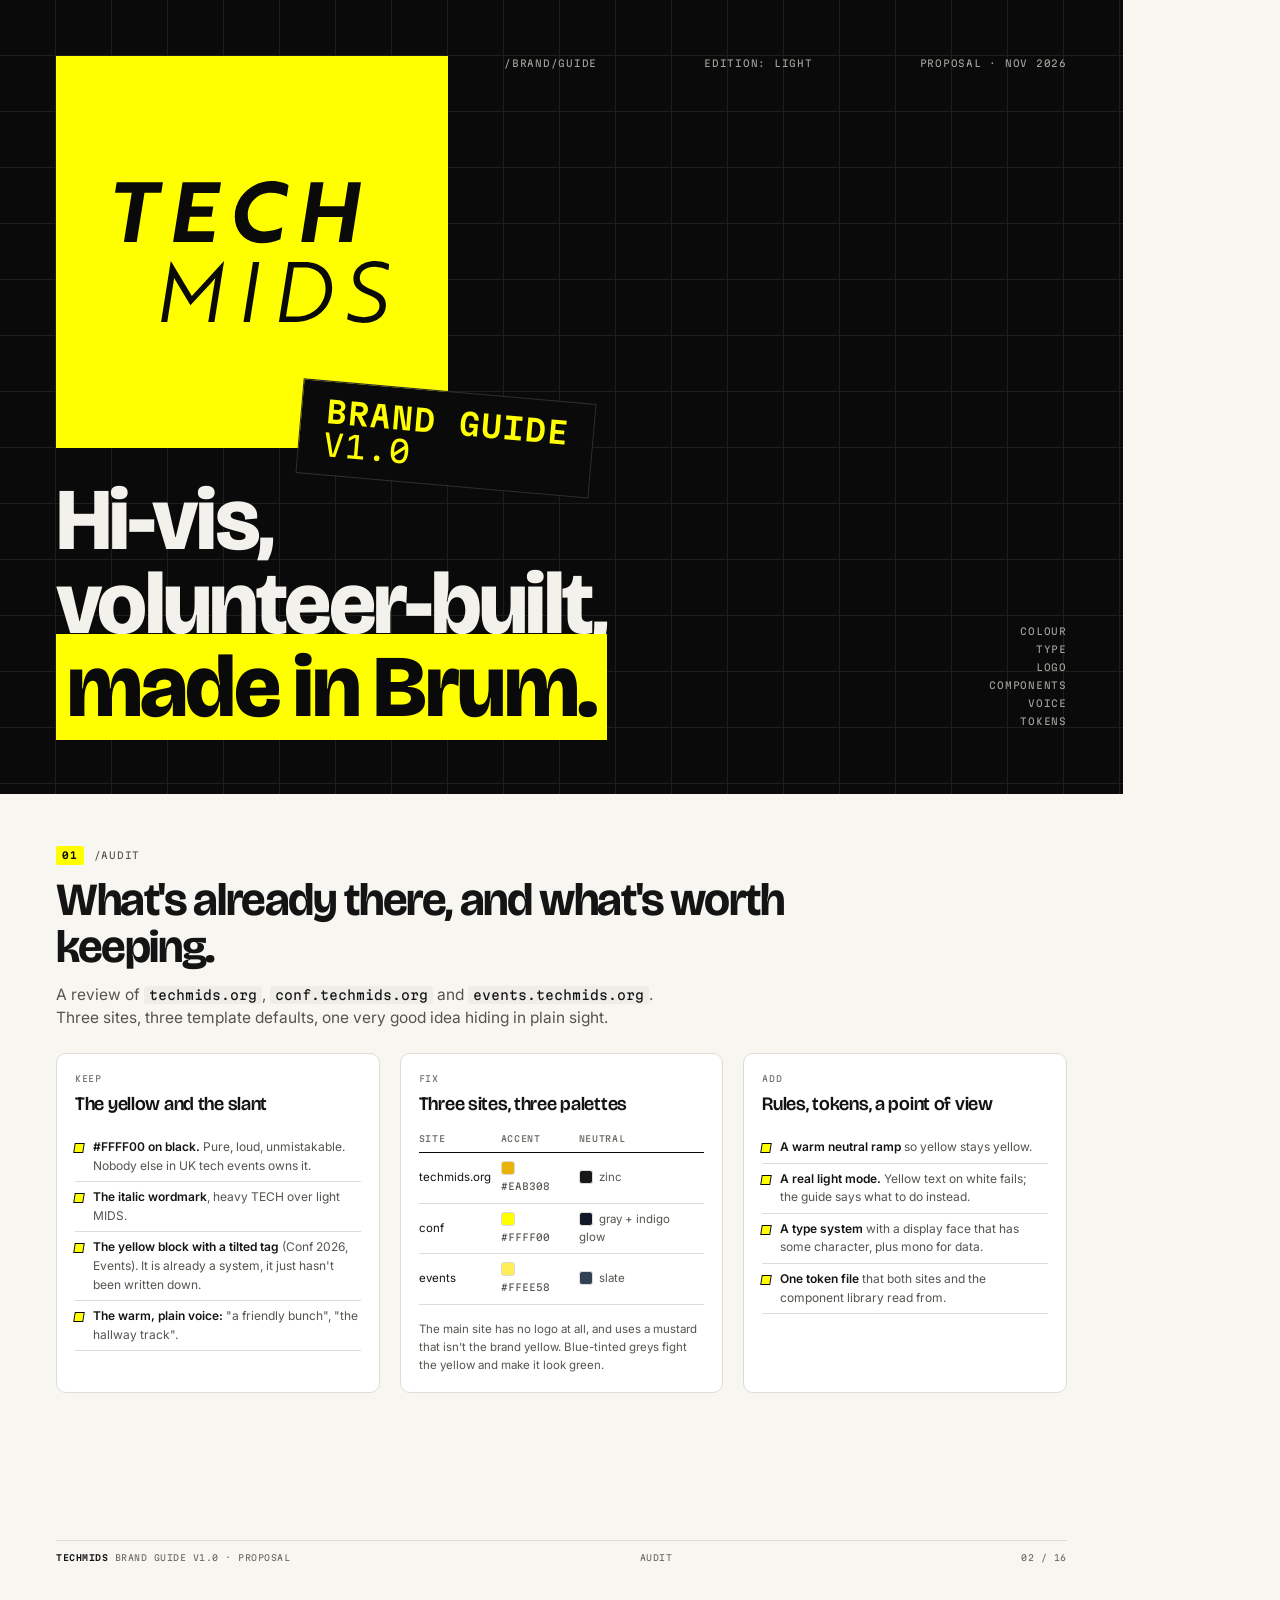
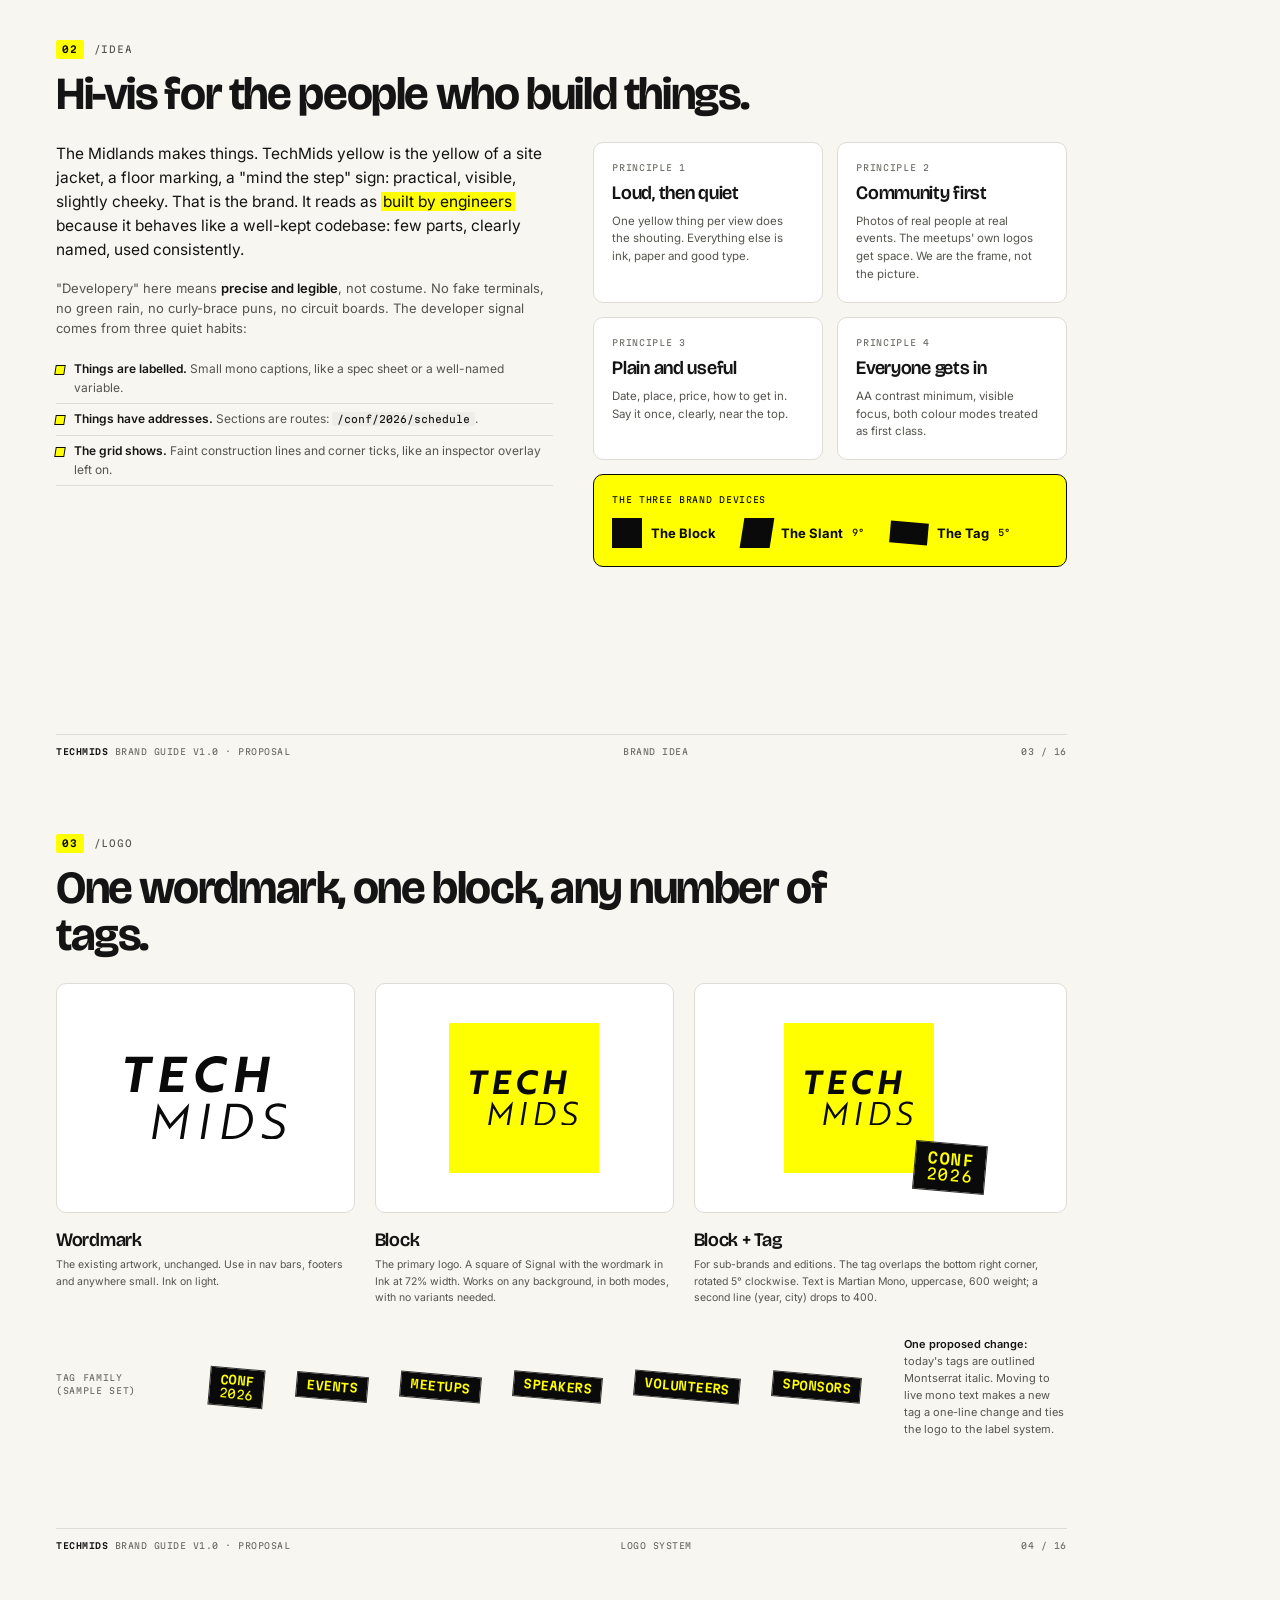
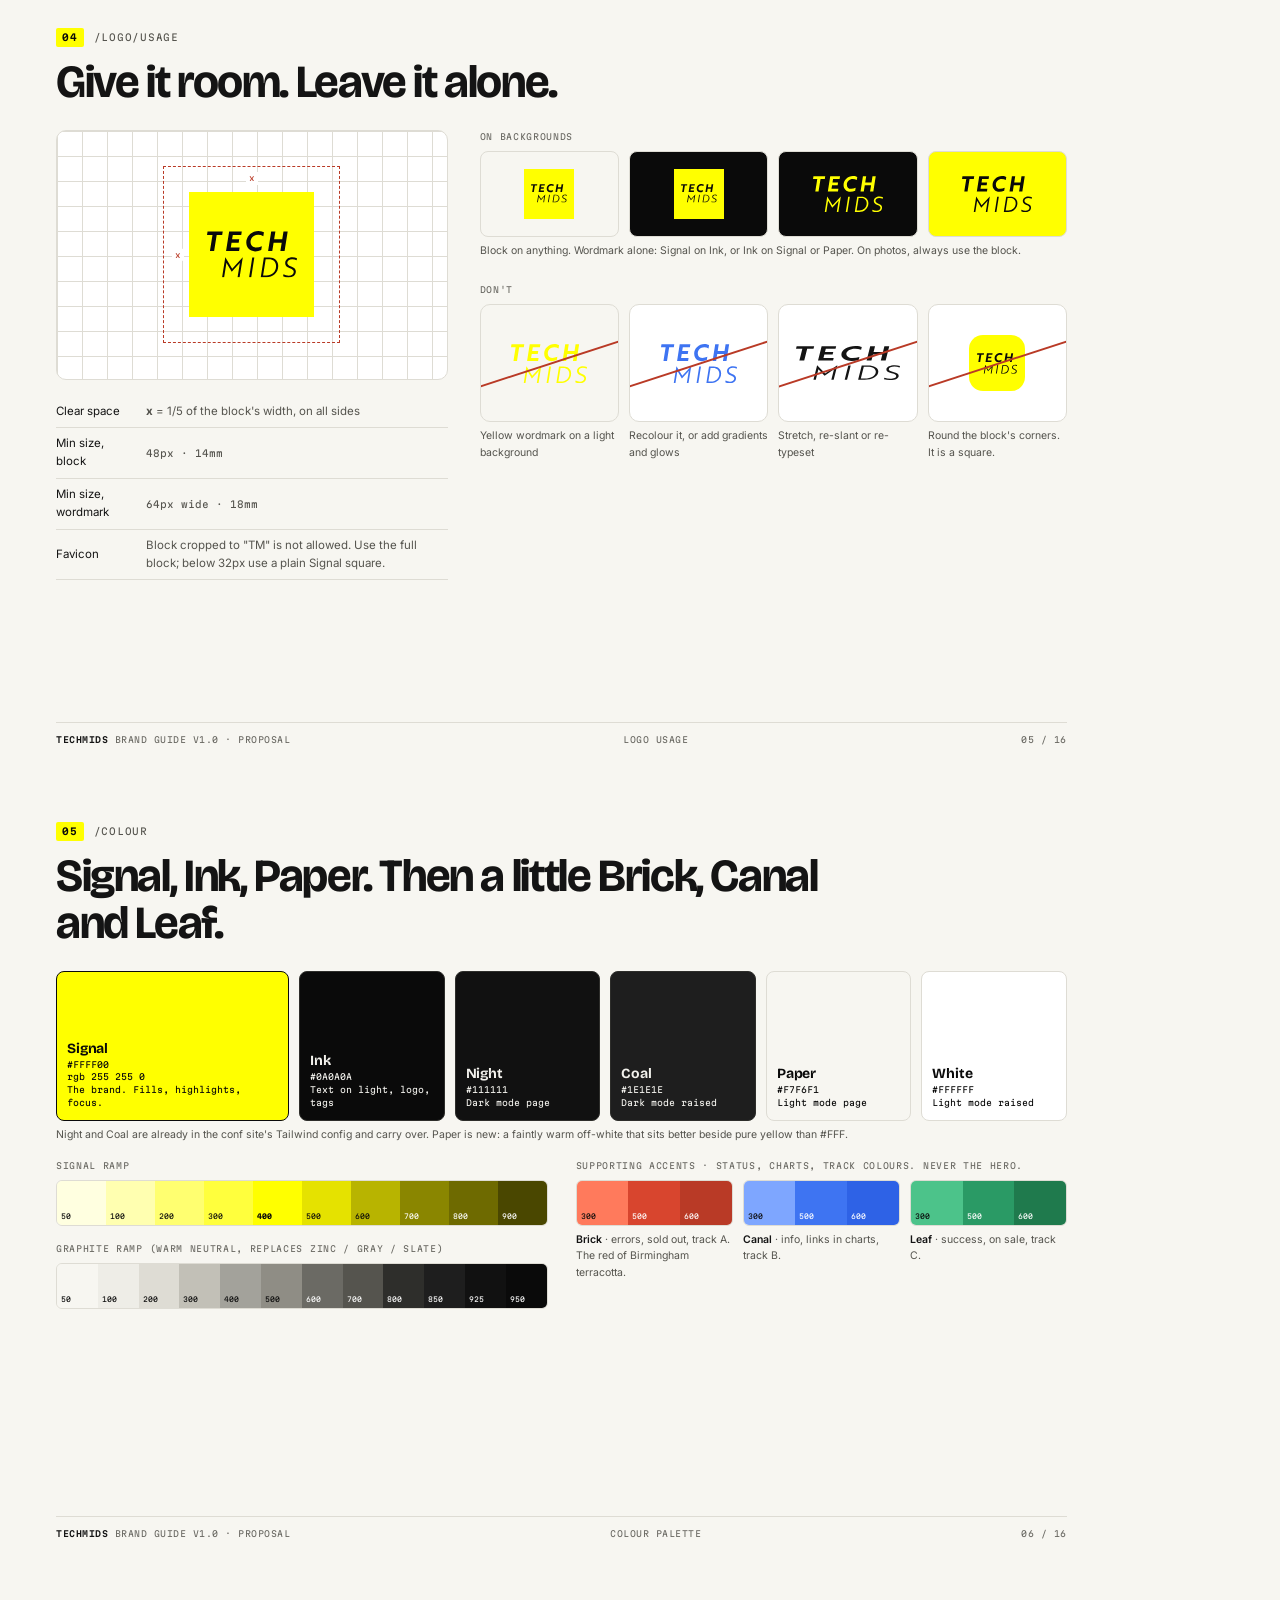
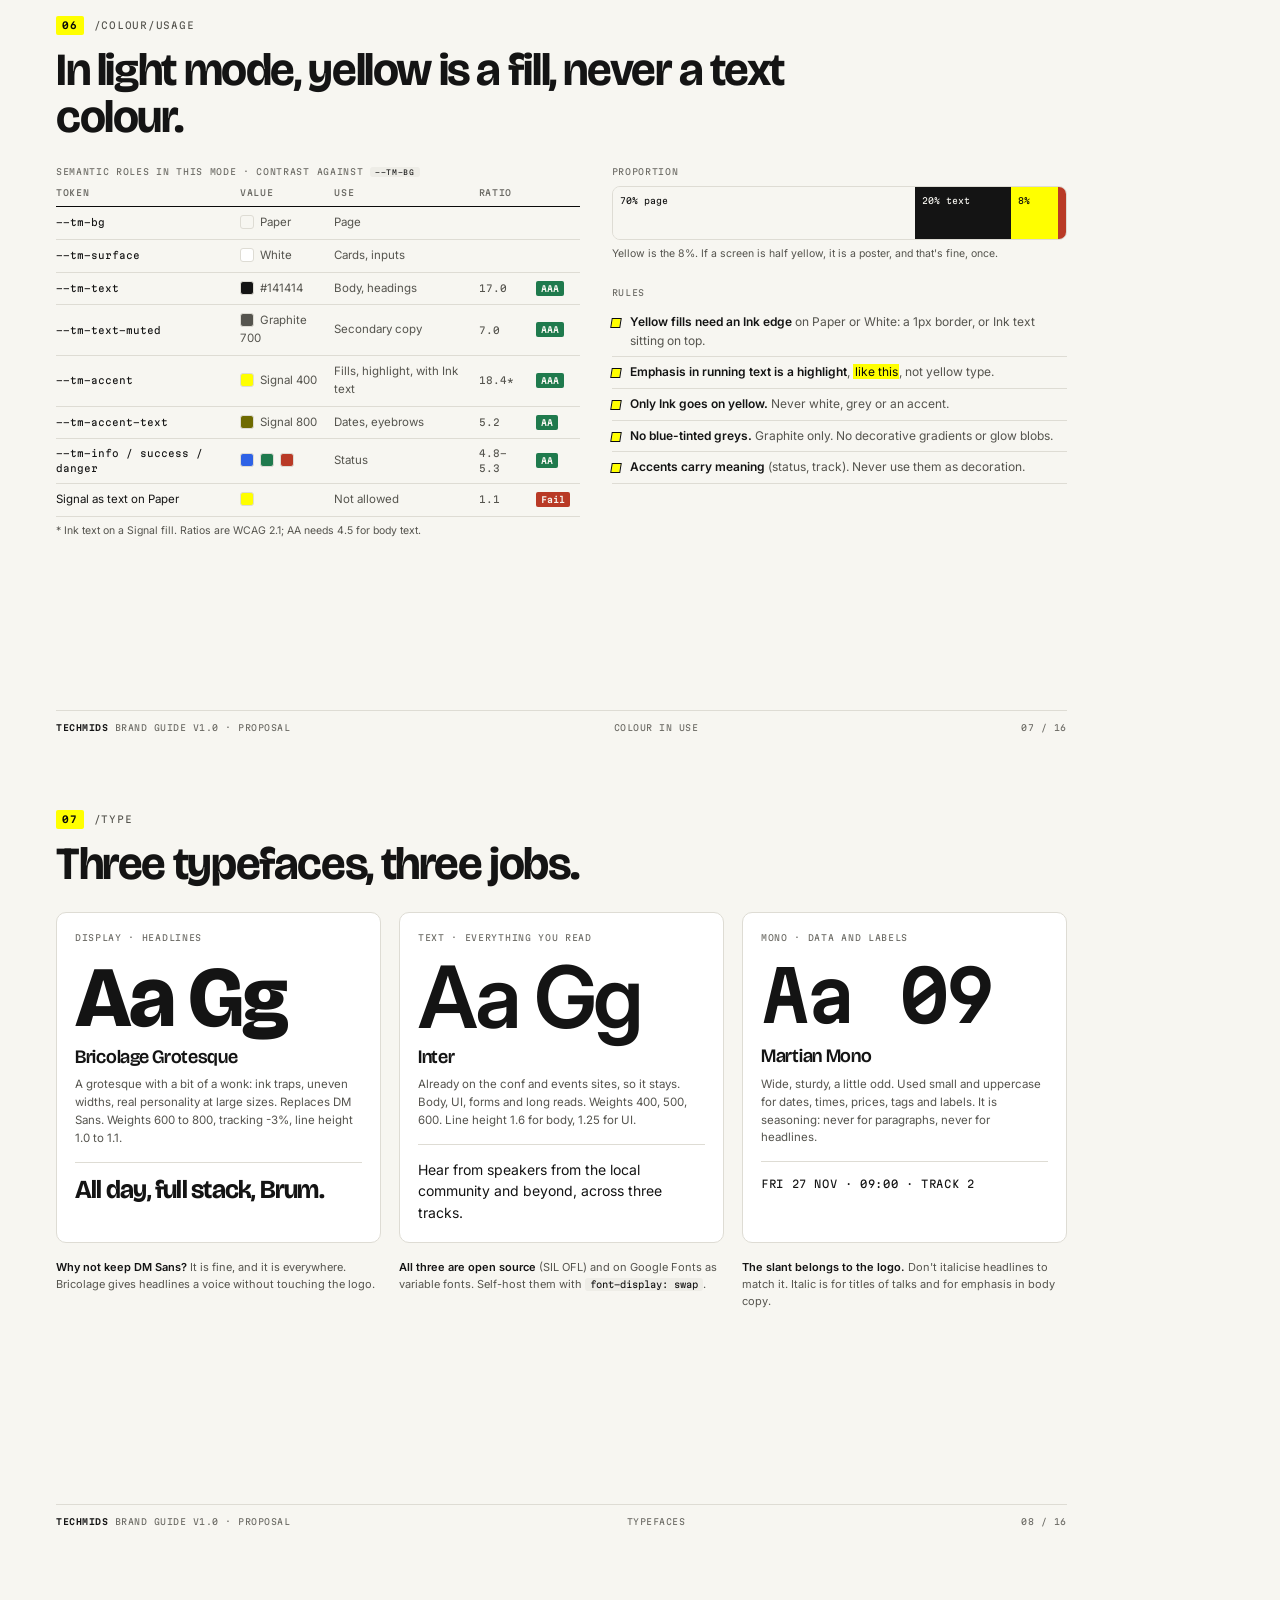
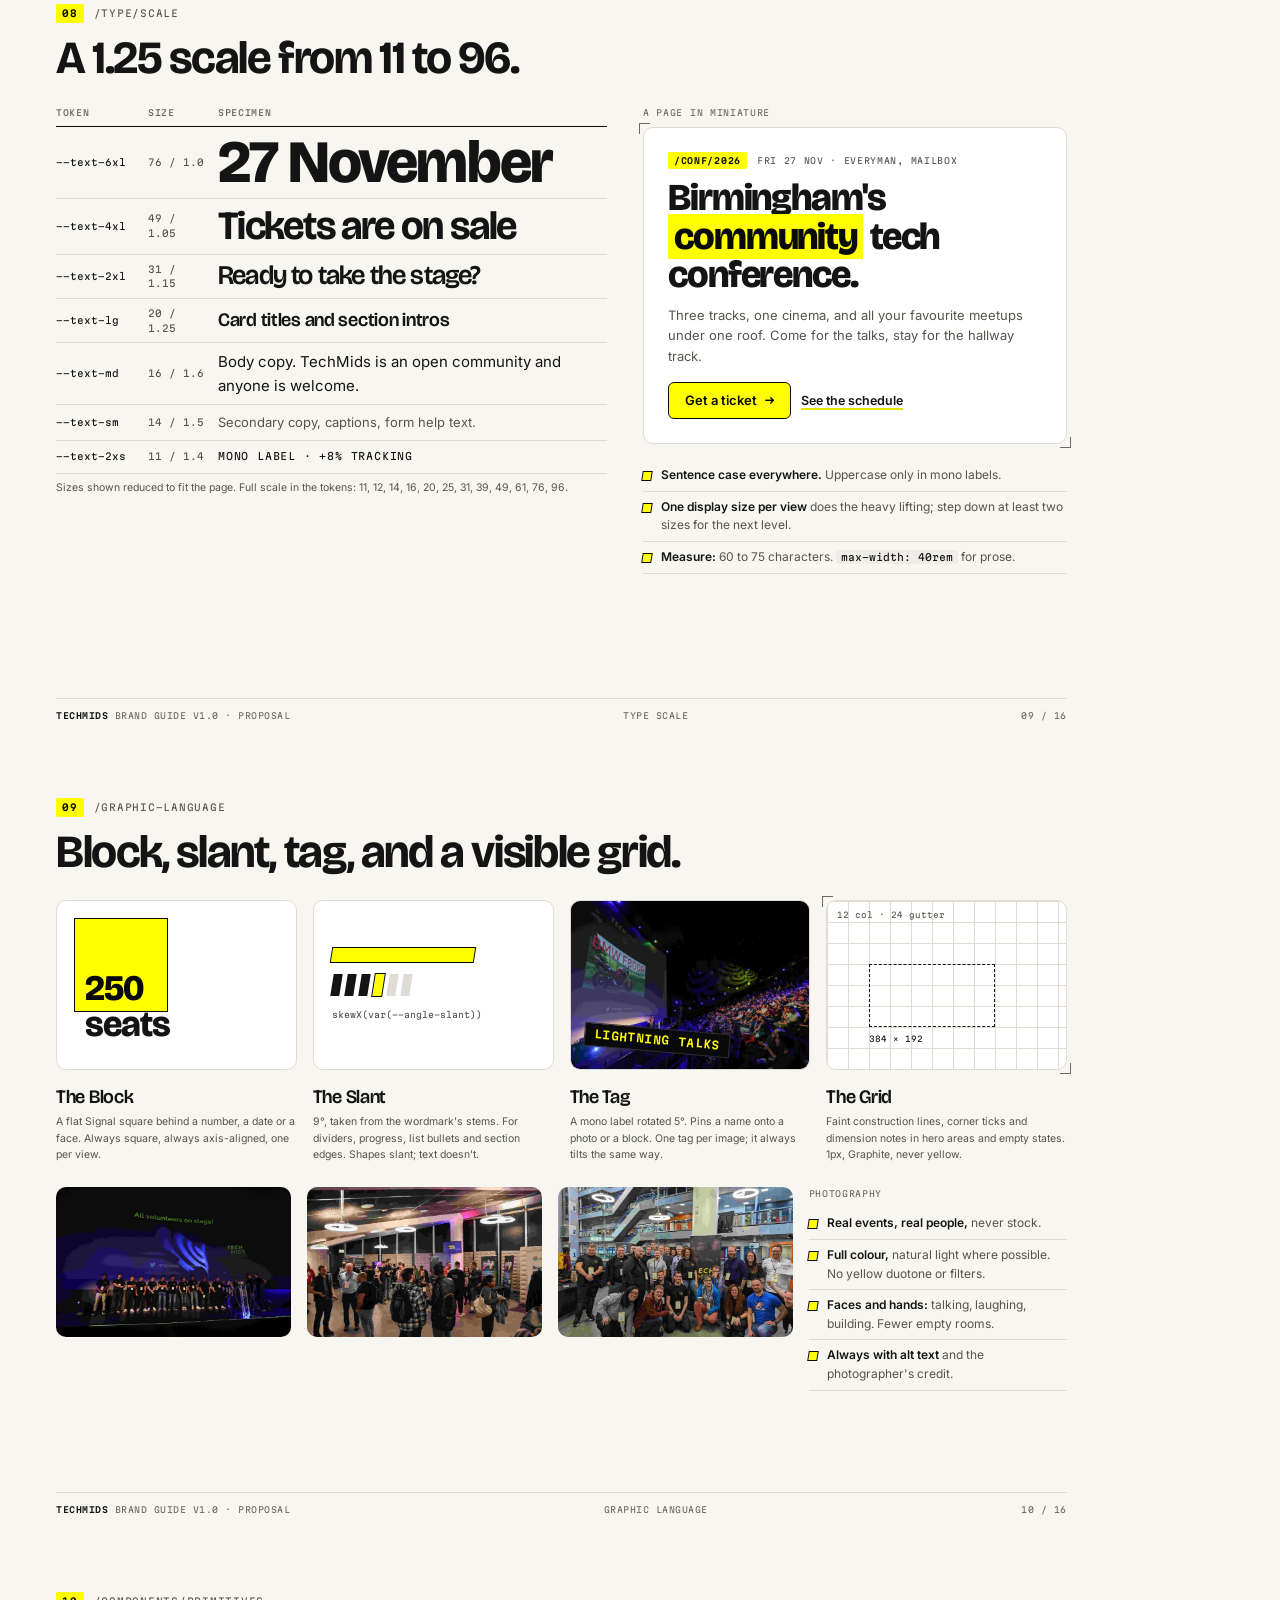
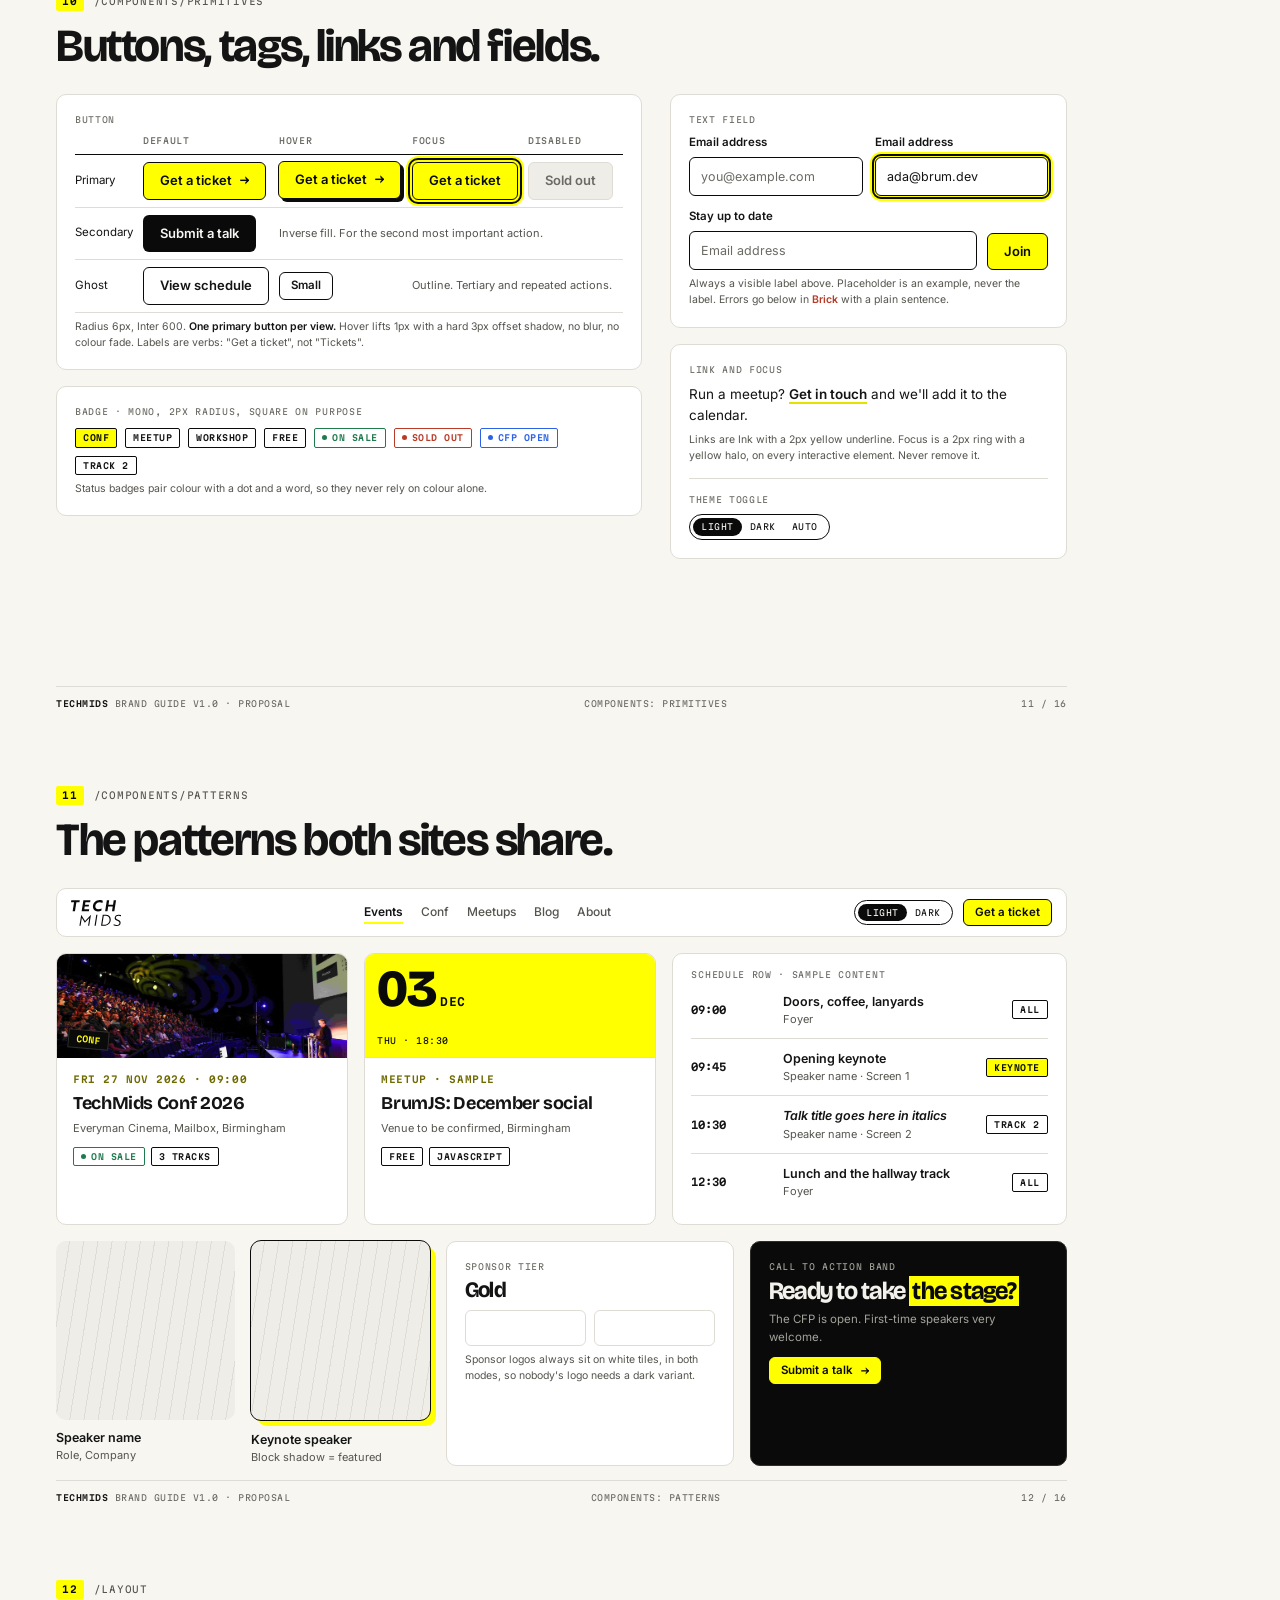
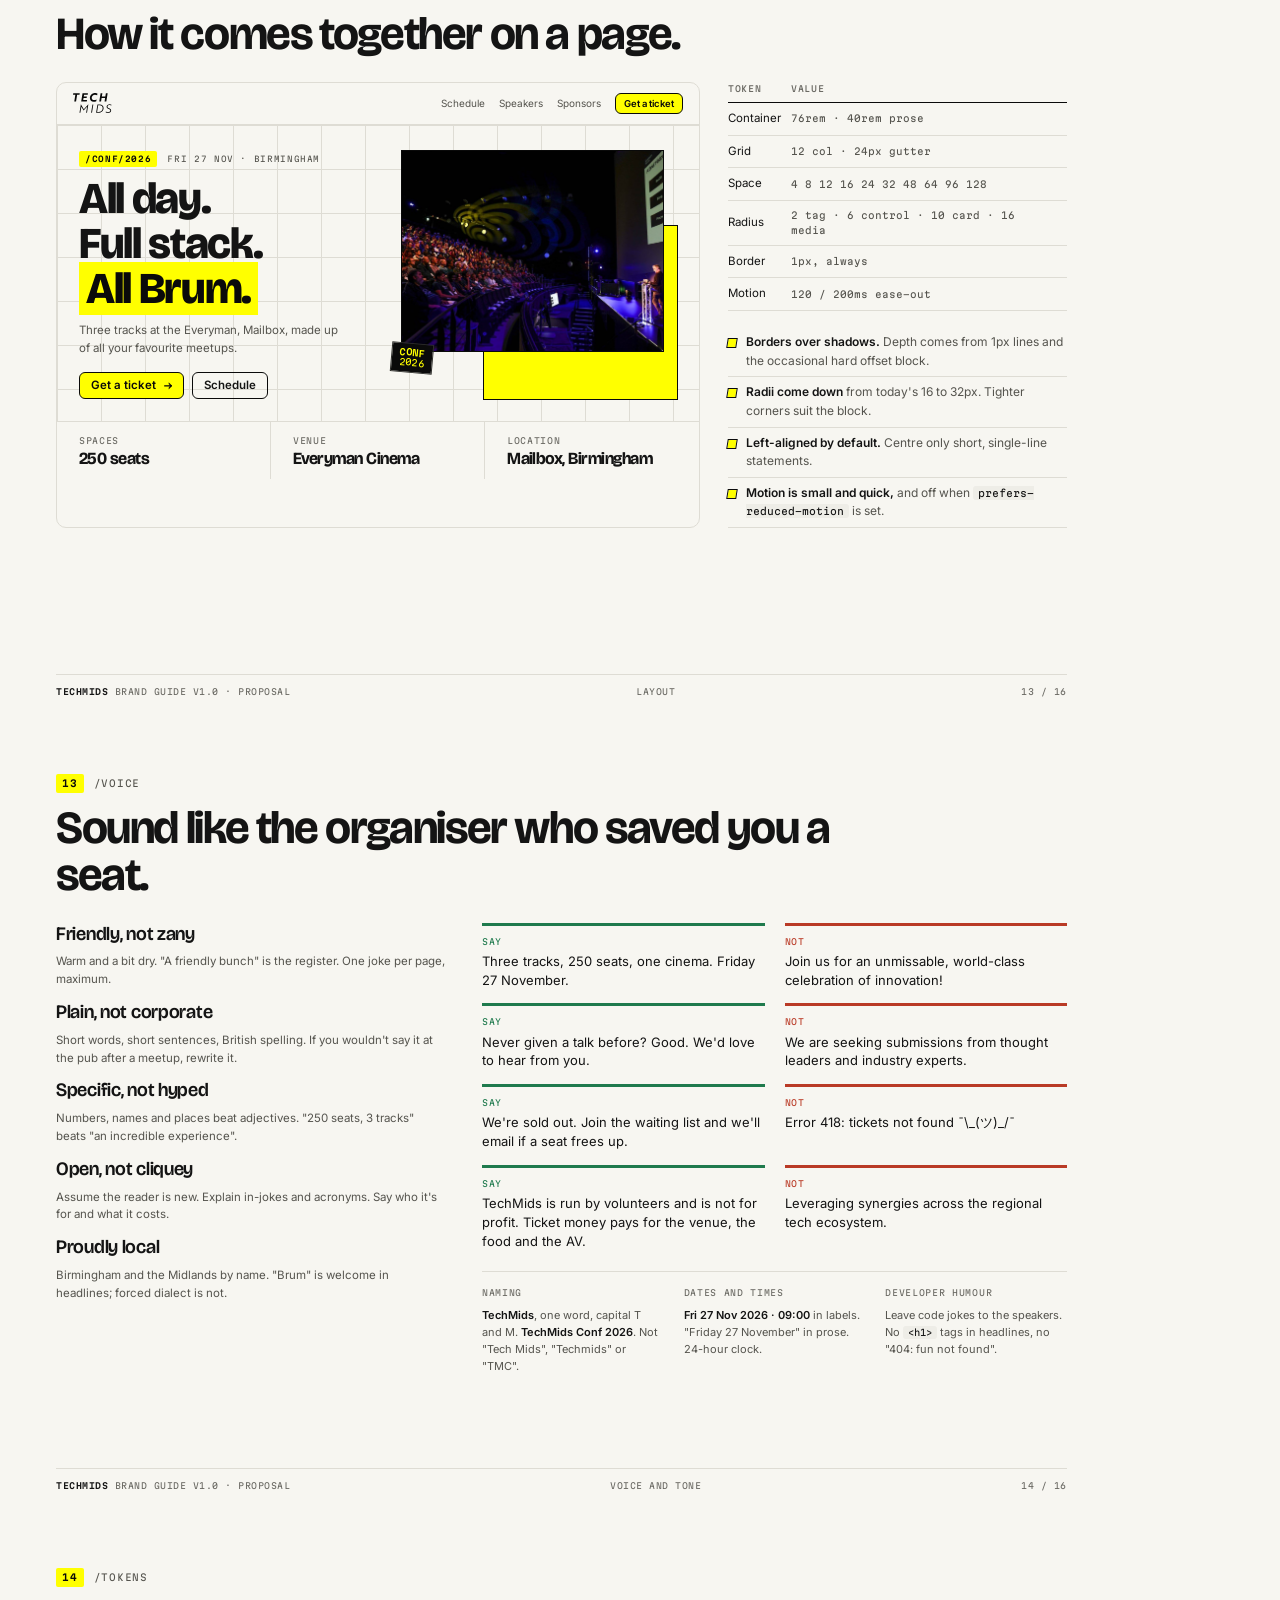
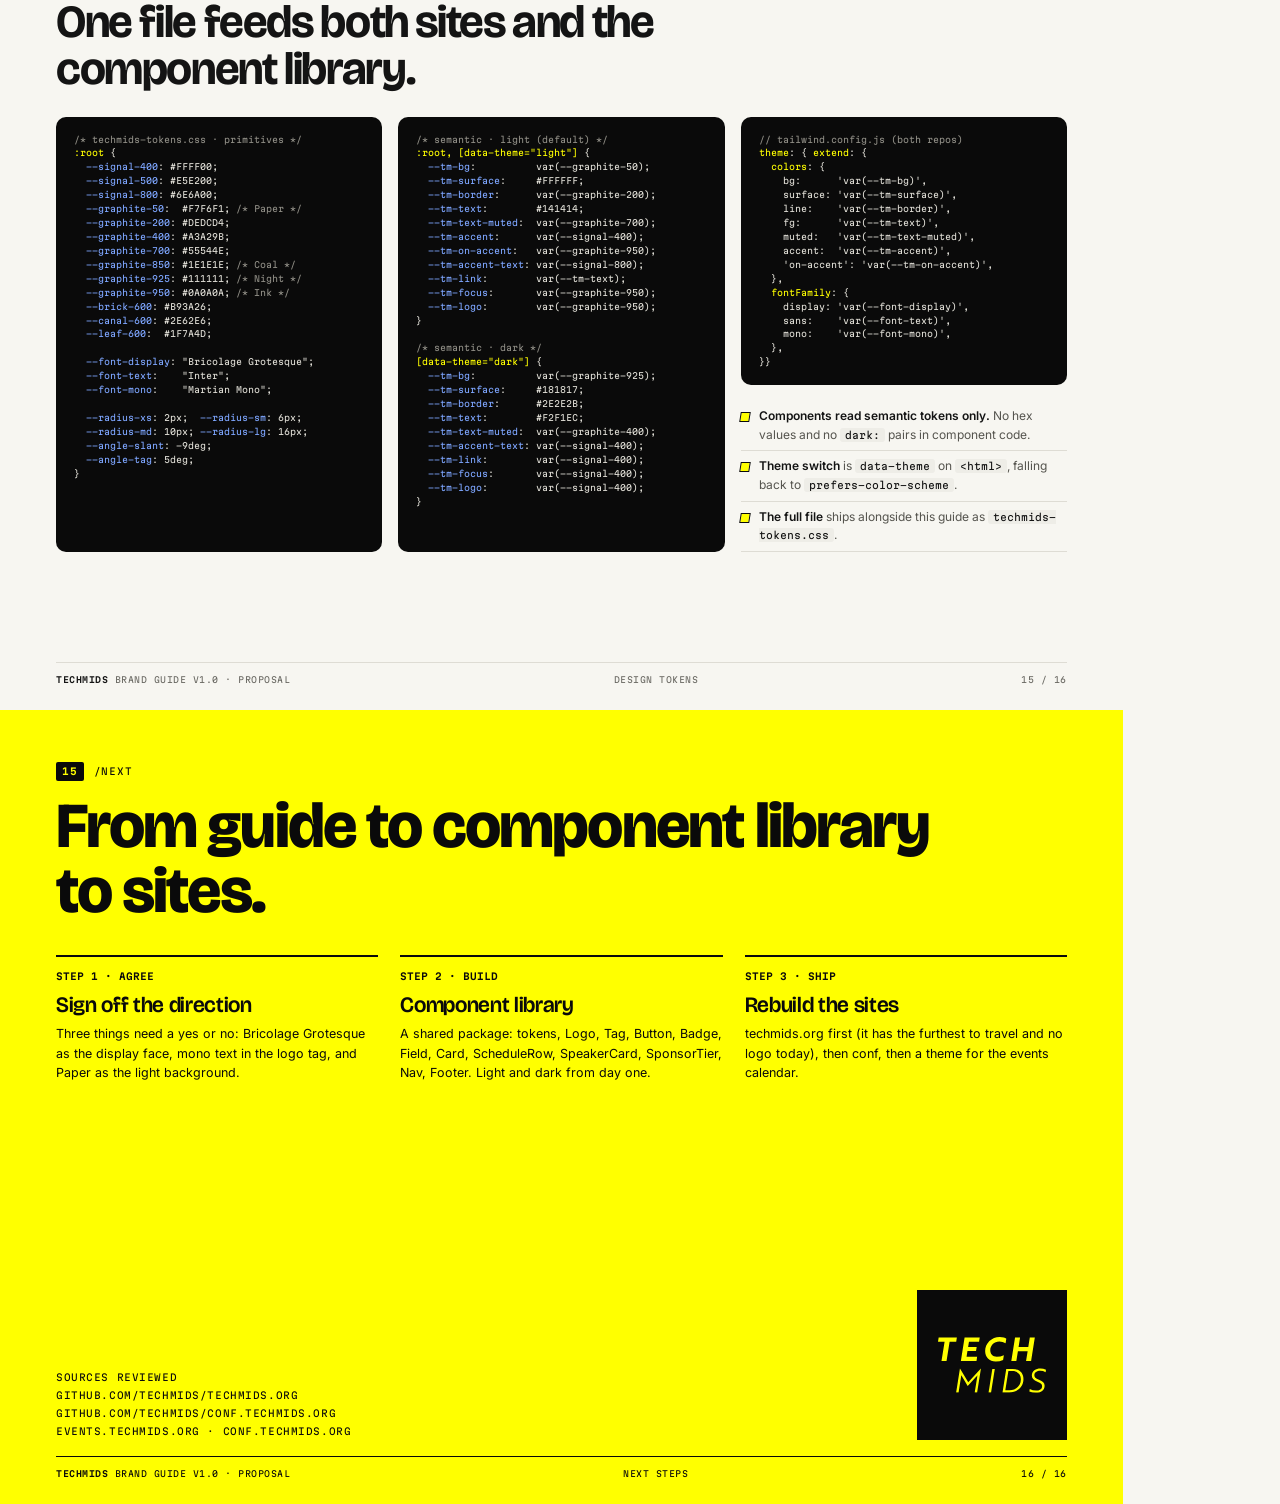
<file: print/guide.html>
<!doctype html>
<html lang="en" data-theme="light">
<head>
<meta charset="utf-8">
<title>TechMids Brand Guide (print)</title>
<link href="https://fonts.googleapis.com/css2?family=Bricolage+Grotesque:opsz,wght@12..96,400;12..96,500;12..96,600;12..96,700;12..96,800&family=Inter:ital,wght@0,400;0,500;0,600;0,700;1,400;1,600&family=Martian+Mono:wght@400;500;600;700&display=swap" rel="stylesheet">
<link rel="stylesheet" href="../assets/techmids-tokens.css">
<link rel="stylesheet" href="../assets/guide.css">
<style>@page { size: 1123px 794px; margin: 0; }</style>
</head>
<body>
<svg width="0" height="0" style="position:absolute">
  <symbol id="wm" viewBox="0 0 295.32 152.71">
    <g fill="currentColor">
    <path d="M31.75,12.78,23.34,65.63H9.57L18,12.78H0L1.79,1.24H51.6L49.81,12.78Z"/>
    <path d="M62.51,65.63,72.7,1.25h41.4l-1.79,11.54H84.68L82.35,27.45h23.43L104,38.54H80.56L78.06,54.1h29l-1.79,11.53Z"/>
    <path d="M184.83,17.07a34.48,34.48,0,0,0-17.08-4.47c-14.49,0-24.86,11.09-24.86,23.88,0,9.93,6.53,17.79,17.79,17.79a45.54,45.54,0,0,0,19.4-4.47L178,62.59a48.83,48.83,0,0,1-20.3,4.29c-17.44,0-28.79-12.43-28.79-28.79C128.93,17.17,146.81,0,168.72,0c9,0,15.11,2.68,18.06,4.47Z"/>
    <path d="M240.81,65.63l4.29-26.91H218.54l-4.29,26.91H200.48L210.67,1.25h13.77l-4.11,26h26.56l4.11-26h13.77L254.58,65.63Z"/>
    <path d="M65,106.93l-1.34-2.5c-.27,2.06-.63,4-.89,6l-6.53,41.22H49.6L60,86.19h.09l22.62,37.56,34.61-37.56h.09L107,151.64h-6.62l6.53-41.22c.27-2,.63-3.93,1.07-6-1.16,1.43-2.86,3.31-4.29,5L81.17,133.67Z"/>
    <path d="M138.3,151.64l10.19-64.38h6.8L145.1,151.64Z"/>
    <path d="M176.4,151.64l10.19-64.38h17.79c17.26,0,29.33,10.55,29.33,27.45,0,22.35-18,36.93-39.17,36.93ZM192.49,93l-8.41,52.94h11.36c16.9,0,31.21-12.16,31.21-30.49,0-13.68-9.39-22.44-23.25-22.44H192.49Z"/>
    <path d="M249.81,148.87l1.07-6.8a37.46,37.46,0,0,0,17.17,4.47c9.12,0,16.63-4.29,16.63-12.16,0-5.28-3.4-8.67-12.79-12.16-10.55-4-15.29-9-15.29-16.63,0-12.43,10.91-19.4,23.61-19.4a36.07,36.07,0,0,1,15.11,3.31l-1.07,6.620a32.65,32.65,0,0,0-14.75-3.76c-8.94,0-16,4.56-16,12,0,4.83,3,8.67,12.61,12.34,10.64,4,15.47,8.76,15.47,16.45,0,12.25-10.19,19.58-24.14,19.58A41.67,41.67,0,0,1,249.81,148.87Z"/>
    </g>
  </symbol>
</svg>

<!-- 01 COVER -->
<section class="page inverse" style="padding:0">
  <div style="position:absolute;inset:0;background-image:linear-gradient(#1E1E1E 1px,transparent 1px),linear-gradient(90deg,#1E1E1E 1px,transparent 1px);background-size:56px 56px;background-position:-1px -1px"></div>
  <div style="position:absolute;left:56px;top:56px;width:392px;height:392px;background:#FFFF00;color:#0A0A0A;display:grid;place-items:center">
    <svg viewBox="0 0 295.32 152.71" style="width:70%;position:absolute"><use href="#wm"/></svg>
  </div>
  <div class="tag" style="position:absolute;left:300px;top:392px;font-size:30px;background:#0A0A0A;outline:1px solid #2E2E2B">Brand guide<br><span style="font-weight:400">v1.0</span></div>
  <div style="position:absolute;left:504px;top:56px;right:56px;font-family:var(--font-mono);font-size:9.5px;letter-spacing:.08em;text-transform:uppercase;color:#A3A29B;display:flex;justify-content:space-between"><span>/brand/guide</span><span class="only-light">Edition: Light</span><span class="only-dark">Edition: Dark</span><span>Proposal · Nov 2026</span></div>
  <div style="position:absolute;left:56px;bottom:64px;right:56px;display:flex;justify-content:space-between;align-items:flex-end">
    <div class="display" style="font-size:88px;color:#F2F1EC;max-width:760px;line-height:.95;font-weight:800">Hi-vis,<br>volunteer-built,<br><span style="background:#FFFF00;color:#0A0A0A;padding:0 .12em">made in Brum.</span></div>
    <div style="font-family:var(--font-mono);font-size:9.5px;line-height:1.9;color:#A3A29B;text-align:right;text-transform:uppercase;letter-spacing:.08em">Colour<br>Type<br>Logo<br>Components<br>Voice<br>Tokens</div>
  </div>
</section>

<!-- 02 AUDIT -->
<section class="page">
  <div class="eyebrow"><span class="n">01</span>/audit</div>
  <h2>What's already there, and what's worth keeping.</h2>
  <p class="lede">A review of <code>techmids.org</code>, <code>conf.techmids.org</code> and <code>events.techmids.org</code>. Three sites, three template defaults, one very good idea hiding in plain sight.</p>
  <div class="grid g3 mt3">
    <div class="panel">
      <div class="label">Keep</div>
      <h3 class="mt1">The yellow and the slant</h3>
      <ul class="clean mt2">
        <li><strong>#FFFF00 on black.</strong> Pure, loud, unmistakable. Nobody else in UK tech events owns it.</li>
        <li><strong>The italic wordmark</strong>, heavy TECH over light MIDS.</li>
        <li><strong>The yellow block with a tilted tag</strong> (Conf 2026, Events). It is already a system, it just hasn't been written down.</li>
        <li><strong>The warm, plain voice:</strong> "a friendly bunch", "the hallway track".</li>
      </ul>
    </div>
    <div class="panel">
      <div class="label">Fix</div>
      <h3 class="mt1">Three sites, three palettes</h3>
      <table class="mt2">
        <tr><th>Site</th><th>Accent</th><th>Neutral</th></tr>
        <tr><td>techmids.org</td><td><span class="chip" style="background:#EAB308"></span><span class="mono">#EAB308</span></td><td><span class="chip" style="background:#18181B"></span>zinc</td></tr>
        <tr><td>conf</td><td><span class="chip" style="background:#FFFF00"></span><span class="mono">#FFFF00</span></td><td><span class="chip" style="background:#111827"></span>gray + indigo glow</td></tr>
        <tr><td>events</td><td><span class="chip" style="background:#FFEE58"></span><span class="mono">#FFEE58</span></td><td><span class="chip" style="background:#334155"></span>slate</td></tr>
      </table>
      <p class="mt2" style="font-size:11.5px">The main site has no logo at all, and uses a mustard that isn't the brand yellow. Blue-tinted greys fight the yellow and make it look green.</p>
    </div>
    <div class="panel">
      <div class="label">Add</div>
      <h3 class="mt1">Rules, tokens, a point of view</h3>
      <ul class="clean mt2">
        <li><strong>A warm neutral ramp</strong> so yellow stays yellow.</li>
        <li><strong>A real light mode.</strong> Yellow text on white fails; the guide says what to do instead.</li>
        <li><strong>A type system</strong> with a display face that has some character, plus mono for data.</li>
        <li><strong>One token file</strong> that both sites and the component library read from.</li>
      </ul>
    </div>
  </div>
  <div class="foot"><span><b>TechMids</b> brand guide v1.0 · proposal</span><span>Audit</span><span>02 / 16</span></div>
</section>

<!-- 03 IDEA -->
<section class="page">
  <div class="eyebrow"><span class="n">02</span>/idea</div>
  <h2>Hi-vis for the people who build things.</h2>
  <div class="grid mt3" style="grid-template-columns:1.05fr 1fr;gap:40px">
    <div>
      <p style="font-size:15.5px;line-height:1.55;color:var(--tm-text)">The Midlands makes things. TechMids yellow is the yellow of a site jacket, a floor marking, a "mind the step" sign: practical, visible, slightly cheeky. That is the brand. It reads as <span class="hl">built by engineers</span> because it behaves like a well-kept codebase: few parts, clearly named, used consistently.</p>
      <p class="mt2">"Developery" here means <strong>precise and legible</strong>, not costume. No fake terminals, no green rain, no curly-brace puns, no circuit boards. The developer signal comes from three quiet habits:</p>
      <ul class="clean mt2">
        <li><strong>Things are labelled.</strong> Small mono captions, like a spec sheet or a well-named variable.</li>
        <li><strong>Things have addresses.</strong> Sections are routes: <code>/conf/2026/schedule</code>.</li>
        <li><strong>The grid shows.</strong> Faint construction lines and corner ticks, like an inspector overlay left on.</li>
      </ul>
    </div>
    <div class="grid g2" style="gap:14px;align-content:start">
      <div class="panel"><div class="label">Principle 1</div><h3 class="mt1">Loud, then quiet</h3><p class="mt1" style="font-size:11.5px">One yellow thing per view does the shouting. Everything else is ink, paper and good type.</p></div>
      <div class="panel"><div class="label">Principle 2</div><h3 class="mt1">Community first</h3><p class="mt1" style="font-size:11.5px">Photos of real people at real events. The meetups' own logos get space. We are the frame, not the picture.</p></div>
      <div class="panel"><div class="label">Principle 3</div><h3 class="mt1">Plain and useful</h3><p class="mt1" style="font-size:11.5px">Date, place, price, how to get in. Say it once, clearly, near the top.</p></div>
      <div class="panel"><div class="label">Principle 4</div><h3 class="mt1">Everyone gets in</h3><p class="mt1" style="font-size:11.5px">AA contrast minimum, visible focus, both colour modes treated as first class.</p></div>
      <div class="panel" style="grid-column:1/-1;background:var(--signal-400);color:#0A0A0A;border-color:#0A0A0A">
        <div class="label" style="color:#0A0A0A">The three brand devices</div>
        <div style="display:flex;gap:26px;align-items:center;margin-top:12px">
          <div style="display:flex;align-items:center;gap:9px"><div style="width:30px;height:30px;background:#0A0A0A"></div><b>The Block</b></div>
          <div style="display:flex;align-items:center;gap:9px"><div style="width:30px;height:30px;background:#0A0A0A;transform:skewX(-9deg)"></div><b>The Slant</b> <span class="mono" style="font-size:9px">9°</span></div>
          <div style="display:flex;align-items:center;gap:9px"><div style="width:38px;height:22px;background:#0A0A0A;transform:rotate(5deg)"></div><b>The Tag</b> <span class="mono" style="font-size:9px">5°</span></div>
        </div>
      </div>
    </div>
  </div>
  <div class="foot"><span><b>TechMids</b> brand guide v1.0 · proposal</span><span>Brand idea</span><span>03 / 16</span></div>
</section>

<!-- 04 LOGO -->
<section class="page">
  <div class="eyebrow"><span class="n">03</span>/logo</div>
  <h2>One wordmark, one block, any number of tags.</h2>
  <div class="grid mt3" style="grid-template-columns:1fr 1fr 1.25fr;gap:20px">
    <div>
      <div class="panel" style="height:230px;display:grid;place-items:center"><svg class="wm" viewBox="0 0 295.32 152.71" style="width:62%"><use href="#wm"/></svg></div>
      <h3 class="mt2">Wordmark</h3>
      <p class="cap">The existing artwork, unchanged. Use in nav bars, footers and anywhere small. <span class="only-light">Ink on light.</span><span class="only-dark">Signal yellow on dark.</span></p>
    </div>
    <div>
      <div class="panel" style="height:230px;display:grid;place-items:center"><div class="block" style="width:150px"><svg viewBox="0 0 295.32 152.71"><use href="#wm"/></svg></div></div>
      <h3 class="mt2">Block</h3>
      <p class="cap">The primary logo. A square of Signal with the wordmark in Ink at 72% width. Works on any background, in both modes, with no variants needed.</p>
    </div>
    <div>
      <div class="panel" style="height:230px;display:grid;place-items:center;padding-right:60px"><div class="lockup"><div class="block" style="width:150px"><svg viewBox="0 0 295.32 152.71"><use href="#wm"/></svg></div><span class="tag" style="font-size:15px;outline:1px solid var(--graphite-800)">Conf<br><span style="font-weight:400">2026</span></span></div></div>
      <h3 class="mt2">Block + Tag</h3>
      <p class="cap">For sub-brands and editions. The tag overlaps the bottom right corner, rotated 5° clockwise. Text is Martian Mono, uppercase, 600 weight; a second line (year, city) drops to 400.</p>
    </div>
  </div>
  <div class="grid mt3" style="grid-template-columns:auto 1fr;gap:28px;align-items:center">
    <div class="label" style="width:120px">Tag family<br>(sample set)</div>
    <div style="display:flex;gap:34px;align-items:center;padding:6px 0 0 6px">
      <span class="tag" style="font-size:12px">Conf<br><span style="font-weight:400">2026</span></span>
      <span class="tag" style="font-size:12px">Events</span>
      <span class="tag" style="font-size:12px">Meetups</span>
      <span class="tag" style="font-size:12px">Speakers</span>
      <span class="tag" style="font-size:12px">Volunteers</span>
      <span class="tag" style="font-size:12px">Sponsors</span>
      <p style="font-size:11px;max-width:230px;margin-left:10px"><strong>One proposed change:</strong> today's tags are outlined Montserrat italic. Moving to live mono text makes a new tag a one-line change and ties the logo to the label system.</p>
    </div>
  </div>
  <div class="foot"><span><b>TechMids</b> brand guide v1.0 · proposal</span><span>Logo system</span><span>04 / 16</span></div>
</section>

<!-- 05 LOGO USAGE -->
<section class="page">
  <div class="eyebrow"><span class="n">04</span>/logo/usage</div>
  <h2>Give it room. Leave it alone.</h2>
  <div class="grid mt3" style="grid-template-columns:1fr 1.5fr;gap:32px">
    <div>
      <div class="panel bggrid" style="height:250px;display:grid;place-items:center;background-size:25px 25px;background-color:var(--tm-surface)">
        <div style="position:relative;padding:25px;border:1px dashed var(--tm-danger)">
          <div class="block" style="width:125px"><svg viewBox="0 0 295.32 152.71"><use href="#wm"/></svg></div>
          <span class="mono" style="position:absolute;top:5px;left:50%;transform:translateX(-50%);font-size:8px;color:var(--tm-danger);background:var(--tm-surface);padding:0 3px">x</span>
          <span class="mono" style="position:absolute;left:8px;top:50%;transform:translateY(-50%);font-size:8px;color:var(--tm-danger);background:var(--tm-surface);padding:0 3px">x</span>
        </div>
      </div>
      <table class="mt2">
        <tr><td>Clear space</td><td><strong>x</strong> = 1/5 of the block's width, on all sides</td></tr>
        <tr><td>Min size, block</td><td class="mono">48px · 14mm</td></tr>
        <tr><td>Min size, wordmark</td><td class="mono">64px wide · 18mm</td></tr>
        <tr><td>Favicon</td><td>Block cropped to "TM" is not allowed. Use the full block; below 32px use a plain Signal square.</td></tr>
      </table>
    </div>
    <div>
      <div class="label">On backgrounds</div>
      <div class="grid g4 mt1" style="gap:10px">
        <div style="background:#F7F6F1;border:1px solid var(--tm-border);border-radius:8px;height:86px;display:grid;place-items:center"><div class="block" style="width:50px"><svg viewBox="0 0 295.32 152.71"><use href="#wm"/></svg></div></div>
        <div style="background:#0A0A0A;border:1px solid var(--tm-border);border-radius:8px;height:86px;display:grid;place-items:center"><div class="block" style="width:50px"><svg viewBox="0 0 295.32 152.71"><use href="#wm"/></svg></div></div>
        <div style="background:#0A0A0A;border:1px solid var(--tm-border);border-radius:8px;height:86px;display:grid;place-items:center;color:#FFFF00"><svg viewBox="0 0 295.32 152.71" style="width:70px"><use href="#wm"/></svg></div>
        <div style="background:#FFFF00;border:1px solid var(--tm-border);border-radius:8px;height:86px;display:grid;place-items:center;color:#0A0A0A"><svg viewBox="0 0 295.32 152.71" style="width:70px"><use href="#wm"/></svg></div>
      </div>
      <p class="cap">Block on anything. Wordmark alone: Signal on Ink, or Ink on Signal or Paper. On photos, always use the block.</p>
      <div class="label mt3">Don't</div>
      <div class="grid g4 mt1" style="gap:10px">
        <div><div class="mis" style="background:#F7F6F1;color:#FFFF00"><svg viewBox="0 0 295.32 152.71" style="width:76px"><use href="#wm"/></svg></div><p class="cap">Yellow wordmark on a light background</p></div>
        <div><div class="mis" style="color:#3E74F2"><svg viewBox="0 0 295.32 152.71" style="width:76px"><use href="#wm"/></svg></div><p class="cap">Recolour it, or add gradients and glows</p></div>
        <div><div class="mis" style="color:var(--tm-text)"><svg viewBox="0 0 295.32 152.71" preserveAspectRatio="none" style="width:104px;height:34px"><use href="#wm"/></svg></div><p class="cap">Stretch, re-slant or re-typeset</p></div>
        <div><div class="mis"><div class="block" style="width:56px;border-radius:14px"><svg viewBox="0 0 295.32 152.71"><use href="#wm"/></svg></div></div><p class="cap">Round the block's corners. It is a square.</p></div>
      </div>
    </div>
  </div>
  <div class="foot"><span><b>TechMids</b> brand guide v1.0 · proposal</span><span>Logo usage</span><span>05 / 16</span></div>
</section>

<!-- 06 COLOUR PALETTE -->
<section class="page">
  <div class="eyebrow"><span class="n">05</span>/colour</div>
  <h2>Signal, Ink, Paper. Then a little Brick, Canal and Leaf.</h2>
  <div class="grid mt3" style="grid-template-columns:1.6fr 1fr 1fr 1fr 1fr 1fr;gap:10px">
    <div class="sw" style="background:#FFFF00;color:#0A0A0A;height:150px;border-color:#0A0A0A"><b>Signal</b>#FFFF00<br>rgb 255 255 0<br>The brand. Fills, highlights, focus.</div>
    <div class="sw" style="background:#0A0A0A;color:#F2F1EC;height:150px;border-color:#2E2E2B"><b>Ink</b>#0A0A0A<br>Text on light, logo, tags</div>
    <div class="sw" style="background:#111111;color:#F2F1EC;height:150px;border-color:#2E2E2B"><b>Night</b>#111111<br>Dark mode page</div>
    <div class="sw" style="background:#1E1E1E;color:#F2F1EC;height:150px;border-color:#2E2E2B"><b>Coal</b>#1E1E1E<br>Dark mode raised</div>
    <div class="sw" style="background:#F7F6F1;color:#0A0A0A;height:150px;border-color:#DEDCD4"><b>Paper</b>#F7F6F1<br>Light mode page</div>
    <div class="sw" style="background:#FFFFFF;color:#0A0A0A;height:150px;border-color:#DEDCD4"><b>White</b>#FFFFFF<br>Light mode raised</div>
  </div>
  <p class="cap">Night and Coal are already in the conf site's Tailwind config and carry over. Paper is new: a faintly warm off-white that sits better beside pure yellow than #FFF.</p>
  <div class="grid mt2" style="grid-template-columns:1fr 1fr;gap:28px">
    <div>
      <div class="label">Signal ramp</div>
      <div class="ramp mt1">
        <div style="background:#FFFFE0;color:#0A0A0A">50</div><div style="background:#FFFFB0;color:#0A0A0A">100</div><div style="background:#FFFF70;color:#0A0A0A">200</div><div style="background:#FFFF3D;color:#0A0A0A">300</div><div style="background:#FFFF00;color:#0A0A0A"><b>400</b></div><div style="background:#E5E200;color:#0A0A0A">500</div><div style="background:#B8B400;color:#0A0A0A">600</div><div style="background:#8A8600;color:#fff">700</div><div style="background:#6E6A00;color:#fff">800</div><div style="background:#4A4700;color:#fff">900</div>
      </div>
      <div class="label mt2">Graphite ramp (warm neutral, replaces zinc / gray / slate)</div>
      <div class="ramp mt1">
        <div style="background:#F7F6F1;color:#0A0A0A">50</div><div style="background:#EEEDE7;color:#0A0A0A">100</div><div style="background:#DEDCD4;color:#0A0A0A">200</div><div style="background:#C2C0B7;color:#0A0A0A">300</div><div style="background:#A3A29B;color:#0A0A0A">400</div><div style="background:#8F8D85;color:#0A0A0A">500</div><div style="background:#6B6A64;color:#fff">600</div><div style="background:#55544E;color:#fff">700</div><div style="background:#2E2E2B;color:#fff">800</div><div style="background:#1E1E1E;color:#fff">850</div><div style="background:#111111;color:#fff">925</div><div style="background:#0A0A0A;color:#fff">950</div>
      </div>
    </div>
    <div>
      <div class="label">Supporting accents · status, charts, track colours. Never the hero.</div>
      <div class="grid g3 mt1" style="gap:10px">
        <div><div class="ramp"><div style="background:#FF7A5C;color:#0A0A0A">300</div><div style="background:#D8452E;color:#fff">500</div><div style="background:#B93A26;color:#fff">600</div></div><p class="cap"><strong>Brick</strong> · errors, sold out, track A. The red of Birmingham terracotta.</p></div>
        <div><div class="ramp"><div style="background:#7EA6FF;color:#0A0A0A">300</div><div style="background:#3E74F2;color:#fff">500</div><div style="background:#2E62E6;color:#fff">600</div></div><p class="cap"><strong>Canal</strong> · info, links in charts, track B.</p></div>
        <div><div class="ramp"><div style="background:#4CC38A;color:#0A0A0A">300</div><div style="background:#2A9A65;color:#fff">500</div><div style="background:#1F7A4D;color:#fff">600</div></div><p class="cap"><strong>Leaf</strong> · success, on sale, track C.</p></div>
      </div>
    </div>
  </div>
  <div class="foot"><span><b>TechMids</b> brand guide v1.0 · proposal</span><span>Colour palette</span><span>06 / 16</span></div>
</section>

<!-- 07 COLOUR USAGE -->
<section class="page">
  <div class="eyebrow"><span class="n">06</span>/colour/usage</div>
  <h2><span class="only-light">In light mode, yellow is a fill, never a text colour.</span><span class="only-dark">In dark mode, yellow can speak. Keep it to one voice.</span></h2>
  <div class="grid mt3" style="grid-template-columns:1.15fr 1fr;gap:32px">
    <div>
      <div class="label">Semantic roles in this mode · contrast against <code>--tm-bg</code></div>
      <table class="mt1 only-light">
        <tr><th>Token</th><th>Value</th><th>Use</th><th>Ratio</th><th></th></tr>
        <tr><td class="mono">--tm-bg</td><td><span class="chip" style="background:#F7F6F1"></span>Paper</td><td>Page</td><td></td><td></td></tr>
        <tr><td class="mono">--tm-surface</td><td><span class="chip" style="background:#FFF"></span>White</td><td>Cards, inputs</td><td></td><td></td></tr>
        <tr><td class="mono">--tm-text</td><td><span class="chip" style="background:#141414"></span>#141414</td><td>Body, headings</td><td class="mono">17.0</td><td><span class="pass">AAA</span></td></tr>
        <tr><td class="mono">--tm-text-muted</td><td><span class="chip" style="background:#55544E"></span>Graphite 700</td><td>Secondary copy</td><td class="mono">7.0</td><td><span class="pass">AAA</span></td></tr>
        <tr><td class="mono">--tm-accent</td><td><span class="chip" style="background:#FFFF00"></span>Signal 400</td><td>Fills, highlight, with Ink text</td><td class="mono">18.4*</td><td><span class="pass">AAA</span></td></tr>
        <tr><td class="mono">--tm-accent-text</td><td><span class="chip" style="background:#6E6A00"></span>Signal 800</td><td>Dates, eyebrows</td><td class="mono">5.2</td><td><span class="pass">AA</span></td></tr>
        <tr><td class="mono">--tm-info / success / danger</td><td><span class="chip" style="background:#2E62E6"></span><span class="chip" style="background:#1F7A4D"></span><span class="chip" style="background:#B93A26"></span></td><td>Status</td><td class="mono">4.8–5.3</td><td><span class="pass">AA</span></td></tr>
        <tr><td>Signal as text on Paper</td><td><span class="chip" style="background:#FFFF00"></span></td><td>Not allowed</td><td class="mono">1.1</td><td><span class="fail">Fail</span></td></tr>
      </table>
      <table class="mt1 only-dark">
        <tr><th>Token</th><th>Value</th><th>Use</th><th>Ratio</th><th></th></tr>
        <tr><td class="mono">--tm-bg</td><td><span class="chip" style="background:#111"></span>Night</td><td>Page</td><td></td><td></td></tr>
        <tr><td class="mono">--tm-surface</td><td><span class="chip" style="background:#181817"></span>Graphite 900</td><td>Cards, inputs</td><td></td><td></td></tr>
        <tr><td class="mono">--tm-text</td><td><span class="chip" style="background:#F2F1EC"></span>#F2F1EC</td><td>Body, headings</td><td class="mono">17.1</td><td><span class="pass">AAA</span></td></tr>
        <tr><td class="mono">--tm-text-muted</td><td><span class="chip" style="background:#A3A29B"></span>Graphite 400</td><td>Secondary copy</td><td class="mono">7.5</td><td><span class="pass">AAA</span></td></tr>
        <tr><td class="mono">--tm-accent</td><td><span class="chip" style="background:#FFFF00"></span>Signal 400</td><td>Fills with Ink text; links; key numbers</td><td class="mono">18.0</td><td><span class="pass">AAA</span></td></tr>
        <tr><td class="mono">--tm-info</td><td><span class="chip" style="background:#7EA6FF"></span>Canal 300</td><td>Status</td><td class="mono">8.1</td><td><span class="pass">AAA</span></td></tr>
        <tr><td class="mono">--tm-success</td><td><span class="chip" style="background:#4CC38A"></span>Leaf 300</td><td>Status</td><td class="mono">8.7</td><td><span class="pass">AAA</span></td></tr>
        <tr><td class="mono">--tm-danger</td><td><span class="chip" style="background:#FF7A5C"></span>Brick 300</td><td>Status</td><td class="mono">7.5</td><td><span class="pass">AAA</span></td></tr>
      </table>
      <p class="cap only-light">* Ink text on a Signal fill. Ratios are WCAG 2.1; AA needs 4.5 for body text.</p>
      <p class="cap only-dark">Ratios are WCAG 2.1 against Night. AA needs 4.5 for body text, AAA needs 7.</p>
    </div>
    <div>
      <div class="label">Proportion</div>
      <div style="display:flex;height:54px;border-radius:8px;overflow:hidden;border:1px solid var(--tm-border);margin-top:8px;font-family:var(--font-mono);font-size:8.5px">
        <div style="flex:70;background:var(--tm-bg);padding:7px">70% page</div><div style="flex:20;background:var(--tm-text);color:var(--tm-bg);padding:7px">20% text</div><div style="flex:8;background:#FFFF00;color:#0A0A0A;padding:7px">8%</div><div style="flex:2;background:var(--tm-danger)"></div>
      </div>
      <p class="cap">Yellow is the 8%. If a screen is half yellow, it is a poster, and that's fine, once.</p>
      <div class="label mt3">Rules</div>
      <ul class="clean mt1">
        <li class="only-light"><strong>Yellow fills need an Ink edge</strong> on Paper or White: a 1px border, or Ink text sitting on top.</li>
        <li class="only-light"><strong>Emphasis in running text is a highlight</strong>, <span class="hl">like this</span>, not yellow type.</li>
        <li class="only-dark"><strong>Yellow text is for links, dates and one headline phrase.</strong> Body copy stays off-white.</li>
        <li class="only-dark"><strong>No pure white.</strong> #F2F1EC on Night is easier on the eyes than #FFF on #000.</li>
        <li><strong>Only Ink goes on yellow.</strong> Never white, grey or an accent.</li>
        <li><strong>No blue-tinted greys.</strong> Graphite only. No decorative gradients or glow blobs.</li>
        <li><strong>Accents carry meaning</strong> (status, track). Never use them as decoration.</li>
      </ul>
    </div>
  </div>
  <div class="foot"><span><b>TechMids</b> brand guide v1.0 · proposal</span><span>Colour in use</span><span>07 / 16</span></div>
</section>

<!-- 08 TYPE FAMILIES -->
<section class="page">
  <div class="eyebrow"><span class="n">07</span>/type</div>
  <h2>Three typefaces, three jobs.</h2>
  <div class="grid g3 mt3" style="gap:18px">
    <div class="panel">
      <div class="label">Display · headlines</div>
      <div class="display" style="font-size:86px;margin:10px 0 4px;font-weight:800">Aa Gg</div>
      <h3>Bricolage Grotesque</h3>
      <p class="mt1" style="font-size:11.5px">A grotesque with a bit of a wonk: ink traps, uneven widths, real personality at large sizes. Replaces DM Sans. Weights 600 to 800, tracking -3%, line height 1.0 to 1.1.</p>
      <div class="rule"></div>
      <div class="display" style="font-size:26px">All day, full stack, Brum.</div>
    </div>
    <div class="panel">
      <div class="label">Text · everything you read</div>
      <div style="font-size:86px;margin:10px 0 4px;font-weight:600;letter-spacing:-.04em;line-height:1.02;font-family:var(--font-text)">Aa Gg</div>
      <h3>Inter</h3>
      <p class="mt1" style="font-size:11.5px">Already on the conf and events sites, so it stays. Body, UI, forms and long reads. Weights 400, 500, 600. Line height 1.6 for body, 1.25 for UI.</p>
      <div class="rule"></div>
      <div style="font-size:14px;color:var(--tm-text)">Hear from speakers from the local community and beyond, across three tracks.</div>
    </div>
    <div class="panel">
      <div class="label">Mono · data and labels</div>
      <div class="mono" style="font-size:70px;margin:16px 0 14px;font-weight:600;letter-spacing:-.04em;line-height:1.02">Aa 09</div>
      <h3>Martian Mono</h3>
      <p class="mt1" style="font-size:11.5px">Wide, sturdy, a little odd. Used small and uppercase for dates, times, prices, tags and labels. It is seasoning: never for paragraphs, never for headlines.</p>
      <div class="rule"></div>
      <div class="mono" style="font-size:10.5px;text-transform:uppercase;letter-spacing:.06em;color:var(--tm-text)">Fri 27 Nov · 09:00 · Track 2</div>
    </div>
  </div>
  <div class="grid g3 mt2" style="gap:18px">
    <p style="font-size:11px"><strong>Why not keep DM Sans?</strong> It is fine, and it is everywhere. Bricolage gives headlines a voice without touching the logo.</p>
    <p style="font-size:11px"><strong>All three are open source</strong> (SIL OFL) and on Google Fonts as variable fonts. Self-host them with <code>font-display: swap</code>.</p>
    <p style="font-size:11px"><strong>The slant belongs to the logo.</strong> Don't italicise headlines to match it. Italic is for titles of talks and for emphasis in body copy.</p>
  </div>
  <div class="foot"><span><b>TechMids</b> brand guide v1.0 · proposal</span><span>Typefaces</span><span>08 / 16</span></div>
</section>

<!-- 09 TYPE SCALE -->
<section class="page">
  <div class="eyebrow"><span class="n">08</span>/type/scale</div>
  <h2>A 1.25 scale from 11 to 96.</h2>
  <div class="grid mt3" style="grid-template-columns:1.3fr 1fr;gap:36px">
    <div>
      <table>
        <tr><th style="width:92px">Token</th><th style="width:70px">Size</th><th>Specimen</th></tr>
        <tr><td class="mono">--text-6xl</td><td class="mono">76 / 1.0</td><td><span class="display" style="font-size:60px;color:var(--tm-text);font-weight:800;display:block;line-height:.95;white-space:nowrap">27 November</span></td></tr>
        <tr><td class="mono">--text-4xl</td><td class="mono">49 / 1.05</td><td><span class="display" style="font-size:40px;color:var(--tm-text);white-space:nowrap">Tickets are on sale</span></td></tr>
        <tr><td class="mono">--text-2xl</td><td class="mono">31 / 1.15</td><td><span class="display" style="font-size:27px;color:var(--tm-text);font-weight:600">Ready to take the stage?</span></td></tr>
        <tr><td class="mono">--text-lg</td><td class="mono">20 / 1.25</td><td><span class="display" style="font-size:19px;color:var(--tm-text);font-weight:600;letter-spacing:-.015em">Card titles and section intros</span></td></tr>
        <tr><td class="mono">--text-md</td><td class="mono">16 / 1.6</td><td><span style="font-size:15px;color:var(--tm-text)">Body copy. TechMids is an open community and anyone is welcome.</span></td></tr>
        <tr><td class="mono">--text-sm</td><td class="mono">14 / 1.5</td><td><span style="font-size:13px">Secondary copy, captions, form help text.</span></td></tr>
        <tr><td class="mono">--text-2xs</td><td class="mono">11 / 1.4</td><td><span class="mono" style="font-size:10px;text-transform:uppercase;letter-spacing:.08em;color:var(--tm-text)">Mono label · +8% tracking</span></td></tr>
      </table>
      <p class="cap">Sizes shown reduced to fit the page. Full scale in the tokens: 11, 12, 14, 16, 20, 25, 31, 39, 49, 61, 76, 96.</p>
    </div>
    <div>
      <div class="label">A page in miniature</div>
      <div class="panel ticks mt1" style="padding:24px">
        <div class="eyebrow" style="font-size:8.5px"><span class="n">/conf/2026</span>Fri 27 Nov · Everyman, Mailbox</div>
        <div class="display" style="font-size:38px;margin-top:10px;font-weight:800">Birmingham's <span class="only-light hl">community</span><span class="only-dark" style="color:var(--signal-400)">community</span> tech conference.</div>
        <p style="font-size:13px;margin-top:10px;line-height:1.55">Three tracks, one cinema, and all your favourite meetups under one roof. Come for the talks, stay for the hallway track.</p>
        <div style="display:flex;gap:10px;margin-top:16px;align-items:center"><span class="btn primary">Get a ticket <span class="arrow">→</span></span><span class="link" style="font-size:12.5px">See the schedule</span></div>
      </div>
      <ul class="clean mt2">
        <li><strong>Sentence case everywhere.</strong> Uppercase only in mono labels.</li>
        <li><strong>One display size per view</strong> does the heavy lifting; step down at least two sizes for the next level.</li>
        <li><strong>Measure:</strong> 60 to 75 characters. <code>max-width: 40rem</code> for prose.</li>
      </ul>
    </div>
  </div>
  <div class="foot"><span><b>TechMids</b> brand guide v1.0 · proposal</span><span>Type scale</span><span>09 / 16</span></div>
</section>

<!-- 10 GRAPHIC LANGUAGE -->
<section class="page">
  <div class="eyebrow"><span class="n">09</span>/graphic-language</div>
  <h2>Block, slant, tag, and a visible grid.</h2>
  <div class="grid g4 mt3" style="gap:16px">
    <div>
      <div class="panel" style="height:170px;position:relative;overflow:hidden;padding:0"><div style="position:absolute;left:18px;top:18px;width:92px;height:92px;background:#FFFF00;outline:1px solid #0A0A0A"></div><div class="display" style="position:absolute;left:28px;top:70px;font-size:36px;font-weight:800;color:var(--tm-text)"><span style="color:#0A0A0A">250</span><br>seats</div></div>
      <h3 class="mt2">The Block</h3><p class="cap">A flat Signal square behind a number, a date or a face. Always square, always axis-aligned, one per view.</p>
    </div>
    <div>
      <div class="panel" style="height:170px;display:flex;flex-direction:column;justify-content:center;gap:12px">
        <div style="height:14px;width:70%;background:var(--tm-accent);transform:skewX(-9deg);outline:1px solid #0A0A0A"></div>
        <div style="display:flex;gap:5px"><i style="width:9px;height:22px;background:var(--tm-text);transform:skewX(-9deg)"></i><i style="width:9px;height:22px;background:var(--tm-text);transform:skewX(-9deg)"></i><i style="width:9px;height:22px;background:var(--tm-text);transform:skewX(-9deg)"></i><i style="width:9px;height:22px;background:var(--tm-accent);transform:skewX(-9deg);outline:1px solid #0A0A0A"></i><i style="width:9px;height:22px;background:var(--tm-border);transform:skewX(-9deg)"></i><i style="width:9px;height:22px;background:var(--tm-border);transform:skewX(-9deg)"></i></div>
        <div class="mono" style="font-size:8.5px;color:var(--tm-text-muted)">skewX(var(--angle-slant))</div>
      </div>
      <h3 class="mt2">The Slant</h3><p class="cap">9°, taken from the wordmark's stems. For dividers, progress, list bullets and section edges. Shapes slant; text doesn't.</p>
    </div>
    <div>
      <div class="panel" style="height:170px;display:grid;place-items:center;position:relative;overflow:hidden;padding:0"><div class="photo" style="position:absolute;inset:0;border-radius:0;background-image:url(../assets/img/bike.jpg)"></div><span class="tag" style="font-size:11px;position:absolute;left:14px;bottom:18px">Lightning talks</span></div>
      <h3 class="mt2">The Tag</h3><p class="cap">A mono label rotated 5°. Pins a name onto a photo or a block. One tag per image; it always tilts the same way.</p>
    </div>
    <div>
      <div class="panel bggrid ticks" style="height:170px;background-color:var(--tm-surface);background-size:21px 21px;position:relative;overflow:visible"><span class="mono" style="position:absolute;top:8px;left:10px;font-size:8px;color:var(--tm-text-muted)">12 col · 24 gutter</span><div style="position:absolute;left:42px;top:63px;width:126px;height:63px;border:1px dashed var(--tm-text);"></div><span class="mono" style="position:absolute;left:42px;top:132px;font-size:8px;color:var(--tm-text)">384 × 192</span></div>
      <h3 class="mt2">The Grid</h3><p class="cap">Faint construction lines, corner ticks and dimension notes in hero areas and empty states. 1px, Graphite, never yellow.</p>
    </div>
  </div>
  <div class="grid mt3" style="grid-template-columns:1fr 1fr 1fr 1.1fr;gap:16px">
    <div class="photo" style="height:150px;background-image:url(../assets/img/everyone.jpg)"></div>
    <div class="photo" style="height:150px;background-image:url(../assets/img/net.jpg)"></div>
    <div class="photo" style="height:150px;background-image:url(../assets/img/group.jpg)"></div>
    <div><div class="label">Photography</div><ul class="clean mt1"><li><strong>Real events, real people,</strong> never stock.</li><li><strong>Full colour,</strong> natural light where possible. No yellow duotone or filters.</li><li><strong>Faces and hands:</strong> talking, laughing, building. Fewer empty rooms.</li><li><strong>Always with alt text</strong> and the photographer's credit.</li></ul></div>
  </div>
  <div class="foot"><span><b>TechMids</b> brand guide v1.0 · proposal</span><span>Graphic language</span><span>10 / 16</span></div>
</section>

<!-- 11 COMPONENTS 1 -->
<section class="page">
  <div class="eyebrow"><span class="n">10</span>/components/primitives</div>
  <h2>Buttons, tags, links and fields.</h2>
  <div class="grid mt3" style="grid-template-columns:1.2fr 1fr;gap:28px">
    <div>
      <div class="panel">
        <div class="label">Button</div>
        <table class="mt1">
          <tr><th></th><th>Default</th><th>Hover</th><th>Focus</th><th>Disabled</th></tr>
          <tr><td>Primary</td><td><span class="btn primary">Get a ticket <span class="arrow">→</span></span></td><td><span class="btn primary hover">Get a ticket <span class="arrow">→</span></span></td><td><span class="btn primary focus">Get a ticket</span></td><td><span class="btn disabled">Sold out</span></td></tr>
          <tr><td>Secondary</td><td><span class="btn secondary">Submit a talk</span></td><td colspan="3" style="font-size:11px">Inverse fill. For the second most important action.</td></tr>
          <tr><td>Ghost</td><td><span class="btn ghost">View schedule</span></td><td><span class="btn ghost sm">Small</span></td><td colspan="2" style="font-size:11px">Outline. Tertiary and repeated actions.</td></tr>
        </table>
        <p class="cap">Radius 6px, Inter 600. <strong>One primary button per view.</strong> Hover lifts 1px with a hard 3px offset shadow, no blur, no colour fade. Labels are verbs: "Get a ticket", not "Tickets".</p>
      </div>
      <div class="panel mt2">
        <div class="label">Badge · mono, 2px radius, square on purpose</div>
        <div style="display:flex;gap:8px;flex-wrap:wrap;margin-top:10px">
          <span class="badge solid">Conf</span><span class="badge">Meetup</span><span class="badge">Workshop</span><span class="badge">Free</span><span class="badge ok"><i></i>On sale</span><span class="badge bad"><i></i>Sold out</span><span class="badge info"><i></i>CFP open</span><span class="badge">Track 2</span>
        </div>
        <p class="cap">Status badges pair colour with a dot and a word, so they never rely on colour alone.</p>
      </div>
    </div>
    <div>
      <div class="panel">
        <div class="label">Text field</div>
        <div class="grid g2 mt1" style="gap:12px">
          <label class="field"><span>Email address</span><div class="input">you@example.com</div></label>
          <label class="field"><span>Email address</span><div class="input focus">ada@brum.dev</div></label>
        </div>
        <div style="display:flex;gap:10px;margin-top:12px;align-items:flex-end">
          <label class="field" style="flex:1"><span>Stay up to date</span><div class="input">Email address</div></label><span class="btn primary">Join</span>
        </div>
        <p class="cap">Always a visible label above. Placeholder is an example, never the label. Errors go below in <span style="color:var(--tm-danger);font-weight:600">Brick</span> with a plain sentence.</p>
      </div>
      <div class="panel mt2">
        <div class="label">Link and focus</div>
        <p style="font-size:13.5px;color:var(--tm-text);margin-top:8px">Run a meetup? <span class="link">Get in touch</span> and we'll add it to the calendar.</p>
        <p class="cap"><span class="only-light">Links are Ink with a 2px yellow underline.</span><span class="only-dark">Links are Signal with a soft underline.</span> Focus is a 2px ring with a yellow halo, on every interactive element. Never remove it.</p>
        <div class="rule"></div>
        <div class="label">Theme toggle</div>
        <div style="margin-top:8px"><span class="toggle"><span class="only-light on">Light</span><span class="only-dark">Light</span><span class="only-light">Dark</span><span class="only-dark on">Dark</span><span>Auto</span></span></div>
      </div>
    </div>
  </div>
  <div class="foot"><span><b>TechMids</b> brand guide v1.0 · proposal</span><span>Components: primitives</span><span>11 / 16</span></div>
</section>

<!-- 12 COMPONENTS 2 -->
<section class="page">
  <div class="eyebrow"><span class="n">11</span>/components/patterns</div>
  <h2>The patterns both sites share.</h2>
  <div class="navbar mt3">
    <svg class="wm" viewBox="0 0 295.32 152.71" style="height:26px;width:auto"><use href="#wm"/></svg>
    <nav><b>Events</b><span>Conf</span><span>Meetups</span><span>Blog</span><span>About</span></nav>
    <div style="display:flex;gap:10px;align-items:center"><span class="toggle"><span class="only-light on">Light</span><span class="only-dark">Light</span><span class="only-light">Dark</span><span class="only-dark on">Dark</span></span><span class="btn primary sm">Get a ticket</span></div>
  </div>
  <div class="grid mt2" style="grid-template-columns:1fr 1fr 1.35fr;gap:16px">
    <div class="card">
      <div class="photo" style="height:104px;border-radius:0;background-image:url(../assets/img/full.jpg);position:relative"><span class="tag" style="font-size:8.5px;position:absolute;left:12px;bottom:10px">Conf</span></div>
      <div class="body"><div class="date">Fri 27 Nov 2026 · 09:00</div><h4>TechMids Conf 2026</h4><div class="meta">Everyman Cinema, Mailbox, Birmingham</div><div style="display:flex;gap:6px;margin-top:10px"><span class="badge ok"><i></i>On sale</span><span class="badge">3 tracks</span></div></div>
    </div>
    <div class="card">
      <div style="height:104px;background:var(--signal-400);position:relative;color:#0A0A0A;padding:12px;border-bottom:1px solid var(--tm-border)"><div class="display" style="font-size:52px;font-weight:800;line-height:.9">03<span class="mono" style="font-size:11px;letter-spacing:.06em;font-weight:600;margin-left:6px">DEC</span></div><div class="mono" style="font-size:8.5px;position:absolute;bottom:10px;left:12px;text-transform:uppercase;letter-spacing:.06em">Thu · 18:30</div></div>
      <div class="body"><div class="date">Meetup · sample</div><h4>BrumJS: December social</h4><div class="meta">Venue to be confirmed, Birmingham</div><div style="display:flex;gap:6px;margin-top:10px"><span class="badge">Free</span><span class="badge">JavaScript</span></div></div>
    </div>
    <div class="panel" style="padding:14px 18px">
      <div class="label">Schedule row · sample content</div>
      <div class="row"><span class="t">09:00</span><div><div class="ti">Doors, coffee, lanyards</div><div class="sp">Foyer</div></div><span class="badge">All</span></div>
      <div class="row"><span class="t">09:45</span><div><div class="ti">Opening keynote</div><div class="sp">Speaker name · Screen 1</div></div><span class="badge solid">Keynote</span></div>
      <div class="row"><span class="t">10:30</span><div><div class="ti"><em>Talk title goes here in italics</em></div><div class="sp">Speaker name · Screen 2</div></div><span class="badge">Track 2</span></div>
      <div class="row" style="border:0"><span class="t">12:30</span><div><div class="ti">Lunch and the hallway track</div><div class="sp">Foyer</div></div><span class="badge">All</span></div>
    </div>
  </div>
  <div class="grid mt2" style="grid-template-columns:.62fr .62fr 1fr 1.1fr;gap:16px">
    <div><div class="avatar"></div><div style="font-weight:600;color:var(--tm-text);margin-top:8px;font-size:12.5px">Speaker name</div><div class="meta">Role, Company</div></div>
    <div><div class="avatar" style="box-shadow:6px 6px 0 var(--signal-400);outline:1px solid var(--graphite-950)"></div><div style="font-weight:600;color:var(--tm-text);margin-top:10px;font-size:12.5px">Keynote speaker</div><div class="meta">Block shadow = featured</div></div>
    <div class="panel"><div class="label">Sponsor tier</div><div class="display" style="font-size:22px;margin-top:6px">Gold</div><div class="grid g2 mt1" style="gap:8px"><div style="height:36px;background:#FFF;border:1px solid var(--tm-border);border-radius:6px"></div><div style="height:36px;background:#FFF;border:1px solid var(--tm-border);border-radius:6px"></div></div><p class="cap">Sponsor logos always sit on white tiles, in both modes, so nobody's logo needs a dark variant.</p></div>
    <div class="panel" style="background:var(--graphite-950);color:#F2F1EC;border-color:var(--graphite-800)"><div class="label" style="color:#A3A29B">Call to action band</div><div class="display" style="font-size:25px;margin-top:6px">Ready to take <span style="background:#FFFF00;color:#0A0A0A;padding:0 .12em">the stage?</span></div><p style="color:#A3A29B;font-size:11.5px;margin-top:6px">The CFP is open. First-time speakers very welcome.</p><span class="btn primary sm" style="margin-top:10px;border-color:#FFFF00">Submit a talk <span class="arrow">→</span></span></div>
  </div>
  <div class="foot"><span><b>TechMids</b> brand guide v1.0 · proposal</span><span>Components: patterns</span><span>12 / 16</span></div>
</section>

<!-- 13 LAYOUT -->
<section class="page">
  <div class="eyebrow"><span class="n">12</span>/layout</div>
  <h2>How it comes together on a page.</h2>
  <div class="grid mt3" style="grid-template-columns:1.9fr 1fr;gap:28px">
    <div class="ticks" style="border:1px solid var(--tm-border);border-radius:10px;overflow:hidden;background:var(--tm-bg)">
      <div style="display:flex;justify-content:space-between;align-items:center;padding:10px 16px;border-bottom:1px solid var(--tm-border)"><svg class="wm" viewBox="0 0 295.32 152.71" style="height:20px;width:auto"><use href="#wm"/></svg><div style="display:flex;gap:14px;font-size:10px;color:var(--tm-text-muted);align-items:center"><span>Schedule</span><span>Speakers</span><span>Sponsors</span><span class="btn primary sm" style="font-size:9.5px;padding:4px 8px">Get a ticket</span></div></div>
      <div class="bggrid" style="display:grid;grid-template-columns:1.1fr 1fr;gap:20px;padding:26px 22px 22px;background-size:44px 44px">
        <div>
          <div class="eyebrow" style="font-size:8px"><span class="n">/conf/2026</span>Fri 27 Nov · Birmingham</div>
          <div class="display" style="font-size:44px;margin-top:10px;font-weight:800">All day.<br>Full stack.<br><span class="hl">All Brum.</span></div>
          <p style="font-size:11.5px;margin-top:10px;max-width:270px">Three tracks at the Everyman, Mailbox, made up of all your favourite meetups.</p>
          <div style="display:flex;gap:8px;margin-top:14px"><span class="btn primary sm">Get a ticket <span class="arrow">→</span></span><span class="btn ghost sm">Schedule</span></div>
        </div>
        <div style="position:relative;padding:0 14px 14px 0"><div style="position:absolute;right:0;bottom:0;width:70%;height:70%;background:#FFFF00;outline:1px solid #0A0A0A"></div><div class="photo" style="height:200px;background-image:url(../assets/img/hero.jpg);position:relative;border-radius:0;outline:1px solid var(--graphite-950)"></div><span class="tag" style="font-size:9px;position:absolute;left:-10px;bottom:28px;outline:1px solid var(--graphite-800)">Conf<br><span style="font-weight:400">2026</span></span></div>
      </div>
      <div style="display:grid;grid-template-columns:repeat(3,1fr);border-top:1px solid var(--tm-border)">
        <div style="padding:12px 22px;border-right:1px solid var(--tm-border)"><div class="label">Spaces</div><div class="display" style="font-size:17px;margin-top:2px">250 seats</div></div>
        <div style="padding:12px 22px;border-right:1px solid var(--tm-border)"><div class="label">Venue</div><div class="display" style="font-size:17px;margin-top:2px">Everyman Cinema</div></div>
        <div style="padding:12px 22px"><div class="label">Location</div><div class="display" style="font-size:17px;margin-top:2px">Mailbox, Birmingham</div></div>
      </div>
    </div>
    <div>
      <table>
        <tr><th>Token</th><th>Value</th></tr>
        <tr><td>Container</td><td class="mono">76rem · 40rem prose</td></tr>
        <tr><td>Grid</td><td class="mono">12 col · 24px gutter</td></tr>
        <tr><td>Space</td><td class="mono">4 8 12 16 24 32 48 64 96 128</td></tr>
        <tr><td>Radius</td><td class="mono">2 tag · 6 control · 10 card · 16 media</td></tr>
        <tr><td>Border</td><td class="mono">1px, always</td></tr>
        <tr><td>Motion</td><td class="mono">120 / 200ms ease-out</td></tr>
      </table>
      <ul class="clean mt2">
        <li><strong>Borders over shadows.</strong> Depth comes from 1px lines and the occasional hard offset block.</li>
        <li><strong>Radii come down</strong> from today's 16 to 32px. Tighter corners suit the block.</li>
        <li><strong>Left-aligned by default.</strong> Centre only short, single-line statements.</li>
        <li><strong>Motion is small and quick,</strong> and off when <code>prefers-reduced-motion</code> is set.</li>
      </ul>
    </div>
  </div>
  <div class="foot"><span><b>TechMids</b> brand guide v1.0 · proposal</span><span>Layout</span><span>13 / 16</span></div>
</section>

<!-- 14 VOICE -->
<section class="page">
  <div class="eyebrow"><span class="n">13</span>/voice</div>
  <h2>Sound like the organiser who saved you a seat.</h2>
  <div class="grid mt3" style="grid-template-columns:1fr 1.5fr;gap:36px">
    <div>
      <div class="grid" style="gap:12px">
        <div><h3>Friendly, not zany</h3><p style="font-size:11.5px" class="mt1">Warm and a bit dry. "A friendly bunch" is the register. One joke per page, maximum.</p></div>
        <div><h3>Plain, not corporate</h3><p style="font-size:11.5px" class="mt1">Short words, short sentences, British spelling. If you wouldn't say it at the pub after a meetup, rewrite it.</p></div>
        <div><h3>Specific, not hyped</h3><p style="font-size:11.5px" class="mt1">Numbers, names and places beat adjectives. "250 seats, 3 tracks" beats "an incredible experience".</p></div>
        <div><h3>Open, not cliquey</h3><p style="font-size:11.5px" class="mt1">Assume the reader is new. Explain in-jokes and acronyms. Say who it's for and what it costs.</p></div>
        <div><h3>Proudly local</h3><p style="font-size:11.5px" class="mt1">Birmingham and the Midlands by name. "Brum" is welcome in headlines; forced dialect is not.</p></div>
      </div>
    </div>
    <div>
      <div class="grid g2" style="gap:14px 20px">
        <div class="do"><div class="label">Say</div><p>Three tracks, 250 seats, one cinema. Friday 27 November.</p></div>
        <div class="dont"><div class="label">Not</div><p>Join us for an unmissable, world-class celebration of innovation!</p></div>
        <div class="do"><div class="label">Say</div><p>Never given a talk before? Good. We'd love to hear from you.</p></div>
        <div class="dont"><div class="label">Not</div><p>We are seeking submissions from thought leaders and industry experts.</p></div>
        <div class="do"><div class="label">Say</div><p>We're sold out. Join the waiting list and we'll email if a seat frees up.</p></div>
        <div class="dont"><div class="label">Not</div><p>Error 418: tickets not found ¯\_(ツ)_/¯</p></div>
        <div class="do"><div class="label">Say</div><p>TechMids is run by volunteers and is not for profit. Ticket money pays for the venue, the food and the AV.</p></div>
        <div class="dont"><div class="label">Not</div><p>Leveraging synergies across the regional tech ecosystem.</p></div>
      </div>
      <div class="rule" style="margin-top:20px"></div>
      <div class="grid g3" style="gap:20px">
        <div><div class="label">Naming</div><p style="font-size:11px" class="mt1"><strong>TechMids</strong>, one word, capital T and M. <strong>TechMids Conf 2026</strong>. Not "Tech Mids", "Techmids" or "TMC".</p></div>
        <div><div class="label">Dates and times</div><p style="font-size:11px" class="mt1"><strong>Fri 27 Nov 2026 · 09:00</strong> in labels. "Friday 27 November" in prose. 24-hour clock.</p></div>
        <div><div class="label">Developer humour</div><p style="font-size:11px" class="mt1">Leave code jokes to the speakers. No <code>&lt;h1&gt;</code> tags in headlines, no "404: fun not found".</p></div>
      </div>
    </div>
  </div>
  <div class="foot"><span><b>TechMids</b> brand guide v1.0 · proposal</span><span>Voice and tone</span><span>14 / 16</span></div>
</section>

<!-- 15 TOKENS -->
<section class="page">
  <div class="eyebrow"><span class="n">14</span>/tokens</div>
  <h2>One file feeds both sites and the component library.</h2>
  <div class="grid mt3" style="grid-template-columns:1fr 1fr 1fr;gap:16px">
<pre><span class="c">/* techmids-tokens.css · primitives */</span>
<span class="k">:root</span> {
  <span class="v">--signal-400</span>: #FFFF00;
  <span class="v">--signal-500</span>: #E5E200;
  <span class="v">--signal-800</span>: #6E6A00;
  <span class="v">--graphite-50</span>:  #F7F6F1; <span class="c">/* Paper */</span>
  <span class="v">--graphite-200</span>: #DEDCD4;
  <span class="v">--graphite-400</span>: #A3A29B;
  <span class="v">--graphite-700</span>: #55544E;
  <span class="v">--graphite-850</span>: #1E1E1E; <span class="c">/* Coal */</span>
  <span class="v">--graphite-925</span>: #111111; <span class="c">/* Night */</span>
  <span class="v">--graphite-950</span>: #0A0A0A; <span class="c">/* Ink */</span>
  <span class="v">--brick-600</span>: #B93A26;
  <span class="v">--canal-600</span>: #2E62E6;
  <span class="v">--leaf-600</span>:  #1F7A4D;

  <span class="v">--font-display</span>: "Bricolage Grotesque";
  <span class="v">--font-text</span>:    "Inter";
  <span class="v">--font-mono</span>:    "Martian Mono";

  <span class="v">--radius-xs</span>: 2px;  <span class="v">--radius-sm</span>: 6px;
  <span class="v">--radius-md</span>: 10px; <span class="v">--radius-lg</span>: 16px;
  <span class="v">--angle-slant</span>: -9deg;
  <span class="v">--angle-tag</span>: 5deg;
}</pre>
<pre><span class="c">/* semantic · light (default) */</span>
<span class="k">:root, [data-theme="light"]</span> {
  <span class="v">--tm-bg</span>:          var(--graphite-50);
  <span class="v">--tm-surface</span>:     #FFFFFF;
  <span class="v">--tm-border</span>:      var(--graphite-200);
  <span class="v">--tm-text</span>:        #141414;
  <span class="v">--tm-text-muted</span>:  var(--graphite-700);
  <span class="v">--tm-accent</span>:      var(--signal-400);
  <span class="v">--tm-on-accent</span>:   var(--graphite-950);
  <span class="v">--tm-accent-text</span>: var(--signal-800);
  <span class="v">--tm-link</span>:        var(--tm-text);
  <span class="v">--tm-focus</span>:       var(--graphite-950);
  <span class="v">--tm-logo</span>:        var(--graphite-950);
}

<span class="c">/* semantic · dark */</span>
<span class="k">[data-theme="dark"]</span> {
  <span class="v">--tm-bg</span>:          var(--graphite-925);
  <span class="v">--tm-surface</span>:     #181817;
  <span class="v">--tm-border</span>:      #2E2E2B;
  <span class="v">--tm-text</span>:        #F2F1EC;
  <span class="v">--tm-text-muted</span>:  var(--graphite-400);
  <span class="v">--tm-accent-text</span>: var(--signal-400);
  <span class="v">--tm-link</span>:        var(--signal-400);
  <span class="v">--tm-focus</span>:       var(--signal-400);
  <span class="v">--tm-logo</span>:        var(--signal-400);
}</pre>
    <div>
<pre><span class="c">// tailwind.config.js (both repos)</span>
<span class="k">theme</span>: { <span class="k">extend</span>: {
  <span class="k">colors</span>: {
    bg:      'var(--tm-bg)',
    surface: 'var(--tm-surface)',
    line:    'var(--tm-border)',
    fg:      'var(--tm-text)',
    muted:   'var(--tm-text-muted)',
    accent:  'var(--tm-accent)',
    'on-accent': 'var(--tm-on-accent)',
  },
  <span class="k">fontFamily</span>: {
    display: 'var(--font-display)',
    sans:    'var(--font-text)',
    mono:    'var(--font-mono)',
  },
}}</pre>
      <ul class="clean mt2">
        <li><strong>Components read semantic tokens only.</strong> No hex values and no <code>dark:</code> pairs in component code.</li>
        <li><strong>Theme switch</strong> is <code>data-theme</code> on <code>&lt;html&gt;</code>, falling back to <code>prefers-color-scheme</code>.</li>
        <li><strong>The full file</strong> ships alongside this guide as <code>techmids-tokens.css</code>.</li>
      </ul>
    </div>
  </div>
  <div class="foot"><span><b>TechMids</b> brand guide v1.0 · proposal</span><span>Design tokens</span><span>15 / 16</span></div>
</section>

<!-- 16 NEXT -->
<section class="page signal">
  <div class="eyebrow" style="color:#0A0A0A"><span class="n" style="background:#0A0A0A;color:#FFFF00">15</span>/next</div>
  <h2 style="font-size:64px;font-weight:800;max-width:900px">From guide to component library to sites.</h2>
  <div class="grid g3 mt4" style="gap:22px">
    <div style="border-top:2px solid #0A0A0A;padding-top:12px"><div class="mono" style="font-size:9.5px;font-weight:600">STEP 1 · AGREE</div><h3 class="mt1" style="font-size:22px">Sign off the direction</h3><p style="color:#0A0A0A;margin-top:6px;font-size:12.5px">Three things need a yes or no: Bricolage Grotesque as the display face, mono text in the logo tag, and Paper as the light background.</p></div>
    <div style="border-top:2px solid #0A0A0A;padding-top:12px"><div class="mono" style="font-size:9.5px;font-weight:600">STEP 2 · BUILD</div><h3 class="mt1" style="font-size:22px">Component library</h3><p style="color:#0A0A0A;margin-top:6px;font-size:12.5px">A shared package: tokens, Logo, Tag, Button, Badge, Field, Card, ScheduleRow, SpeakerCard, SponsorTier, Nav, Footer. Light and dark from day one.</p></div>
    <div style="border-top:2px solid #0A0A0A;padding-top:12px"><div class="mono" style="font-size:9.5px;font-weight:600">STEP 3 · SHIP</div><h3 class="mt1" style="font-size:22px">Rebuild the sites</h3><p style="color:#0A0A0A;margin-top:6px;font-size:12.5px">techmids.org first (it has the furthest to travel and no logo today), then conf, then a theme for the events calendar.</p></div>
  </div>
  <div style="position:absolute;right:56px;bottom:64px;display:flex;align-items:flex-end;gap:0">
    <div style="width:150px;height:150px;background:#0A0A0A;color:#FFFF00;display:grid;place-items:center"><svg viewBox="0 0 295.32 152.71" style="width:72%"><use href="#wm"/></svg></div>
  </div>
  <div style="position:absolute;left:56px;bottom:64px;font-family:var(--font-mono);font-size:9.5px;line-height:1.9;text-transform:uppercase;letter-spacing:.06em">Sources reviewed<br>github.com/techmids/techmids.org<br>github.com/techmids/conf.techmids.org<br>events.techmids.org · conf.techmids.org</div>
  <div class="foot" style="color:#0A0A0A;border-color:#0A0A0A"><span><b style="color:#0A0A0A">TechMids</b> brand guide v1.0 · proposal</span><span>Next steps</span><span>16 / 16</span></div>
</section>

<script>
  const t = new URLSearchParams(location.search).get('theme');
  if (t) document.documentElement.dataset.theme = t;
</script>
</body>
</html>
</file>
<file: assets/techmids-tokens.css>
/* ==========================================================================
   TechMids design tokens — v1.0 (proposal, Nov 2026)
   Primitives first, then semantic tokens for light and dark.
   Components should only ever read the semantic (--tm-*) layer.
   ========================================================================== */

:root {
  /* ---- Primitives: Signal (brand yellow) ---- */
  --signal-50:  #FFFFE0;
  --signal-100: #FFFFB0;
  --signal-200: #FFFF70;
  --signal-300: #FFFF3D;
  --signal-400: #FFFF00; /* THE brand colour */
  --signal-500: #E5E200;
  --signal-600: #B8B400;
  --signal-700: #8A8600;
  --signal-800: #6E6A00; /* yellow-family text on light, 5.2:1 on paper */
  --signal-900: #4A4700;

  /* ---- Primitives: Graphite (warm neutral) ---- */
  --graphite-0:   #FFFFFF;
  --graphite-50:  #F7F6F1; /* Paper */
  --graphite-100: #EEEDE7;
  --graphite-200: #DEDCD4;
  --graphite-300: #C2C0B7;
  --graphite-400: #A3A29B;
  --graphite-500: #8F8D85;
  --graphite-600: #6B6A64;
  --graphite-700: #55544E;
  --graphite-800: #2E2E2B;
  --graphite-850: #1E1E1E; /* Coal */
  --graphite-900: #181817;
  --graphite-925: #111111; /* Night */
  --graphite-950: #0A0A0A; /* Ink */

  /* ---- Primitives: accents ---- */
  --brick-300: #FF7A5C;  --brick-500: #D8452E;  --brick-600: #B93A26;
  --canal-300: #7EA6FF;  --canal-500: #3E74F2;  --canal-600: #2E62E6;
  --leaf-300:  #4CC38A;  --leaf-500:  #2A9A65;  --leaf-600:  #1F7A4D;

  /* ---- Type ---- */
  --font-display: "Bricolage Grotesque", "Inter", ui-sans-serif, system-ui, sans-serif;
  --font-text:    "Inter", ui-sans-serif, system-ui, -apple-system, "Segoe UI", sans-serif;
  --font-mono:    "Martian Mono", ui-monospace, "SFMono-Regular", Menlo, monospace;

  /* Major third (1.25) scale, 16px base */
  --text-2xs: 0.6875rem; /* 11 — spec labels */
  --text-xs:  0.75rem;   /* 12 */
  --text-sm:  0.875rem;  /* 14 */
  --text-md:  1rem;      /* 16 — body */
  --text-lg:  1.25rem;   /* 20 */
  --text-xl:  1.5625rem; /* 25 */
  --text-2xl: 1.9375rem; /* 31 */
  --text-3xl: 2.4375rem; /* 39 */
  --text-4xl: 3.0625rem; /* 49 */
  --text-5xl: 3.8125rem; /* 61 */
  --text-6xl: 4.75rem;   /* 76 */
  --text-7xl: 6rem;      /* 96 */

  --leading-tight: 1.05;
  --leading-snug:  1.25;
  --leading-body:  1.6;
  --tracking-display: -0.03em;
  --tracking-label:   0.08em;

  /* ---- Space (4px base) ---- */
  --space-0: 0;     --space-1: 4px;  --space-2: 8px;  --space-3: 12px;
  --space-4: 16px;  --space-5: 24px; --space-6: 32px; --space-7: 48px;
  --space-8: 64px;  --space-9: 96px; --space-10: 128px;

  /* ---- Shape ---- */
  --radius-xs: 2px;   /* tags, badges */
  --radius-sm: 6px;   /* inputs, buttons */
  --radius-md: 10px;  /* cards */
  --radius-lg: 16px;  /* media, large panels */
  --radius-pill: 999px;
  --border-width: 1px;

  /* ---- Brand angles ---- */
  --angle-slant: -9deg; /* from the wordmark stems; use with skewX() */
  --angle-tag: 5deg;    /* the rotated Conf/Events tag */

  /* ---- Motion ---- */
  --dur-fast: 120ms;
  --dur-base: 200ms;
  --ease-out: cubic-bezier(.2, .8, .2, 1);

  /* ---- Layout ---- */
  --container: 76rem;
  --container-prose: 40rem;
}

/* ---- Semantic tokens: LIGHT (default) ---- */
:root,
[data-theme="light"] {
  color-scheme: light;
  --tm-bg:            var(--graphite-50);
  --tm-surface:       var(--graphite-0);
  --tm-surface-2:     var(--graphite-100);
  --tm-surface-inverse: var(--graphite-950);
  --tm-border:        var(--graphite-200);
  --tm-border-strong: var(--graphite-950);

  --tm-text:          #141414;
  --tm-text-muted:    var(--graphite-700);
  --tm-text-subtle:   var(--graphite-600);   /* large text / non-essential only */
  --tm-text-inverse:  var(--graphite-50);

  --tm-accent:        var(--signal-400);     /* fills only on light */
  --tm-accent-hover:  var(--signal-500);
  --tm-on-accent:     var(--graphite-950);
  --tm-accent-text:   var(--signal-800);     /* when yellow-family text is needed */
  --tm-highlight:     var(--signal-400);     /* marker highlight behind ink text */

  --tm-link:          var(--tm-text);
  --tm-link-underline: var(--signal-500);
  --tm-focus:         var(--graphite-950);
  --tm-focus-halo:    var(--signal-400);

  --tm-info:    var(--canal-600);
  --tm-success: var(--leaf-600);
  --tm-danger:  var(--brick-600);
  --tm-warning: var(--signal-800);

  --tm-shadow: 0 1px 2px rgb(10 10 10 / .06), 0 8px 24px -12px rgb(10 10 10 / .18);
  --tm-shadow-hard: 3px 3px 0 var(--graphite-950);
  --tm-logo: var(--graphite-950);
}

/* ---- Semantic tokens: DARK ---- */
[data-theme="dark"] {
  color-scheme: dark;
  --tm-bg:            var(--graphite-925);
  --tm-surface:       var(--graphite-900);
  --tm-surface-2:     var(--graphite-850);
  --tm-surface-inverse: var(--signal-400);
  --tm-border:        var(--graphite-800);
  --tm-border-strong: var(--graphite-400);

  --tm-text:          #F2F1EC;
  --tm-text-muted:    var(--graphite-400);
  --tm-text-subtle:   var(--graphite-500);
  --tm-text-inverse:  var(--graphite-950);

  --tm-accent:        var(--signal-400);
  --tm-accent-hover:  var(--signal-300);
  --tm-on-accent:     var(--graphite-950);
  --tm-accent-text:   var(--signal-400);
  --tm-highlight:     var(--signal-400);

  --tm-link:          var(--signal-400);
  --tm-link-underline: rgb(255 255 0 / .4);
  --tm-focus:         var(--signal-400);
  --tm-focus-halo:    rgb(255 255 0 / .25);

  --tm-info:    var(--canal-300);
  --tm-success: var(--leaf-300);
  --tm-danger:  var(--brick-300);
  --tm-warning: var(--signal-400);

  --tm-shadow: 0 0 0 1px rgb(255 255 255 / .04), 0 12px 32px -12px rgb(0 0 0 / .8);
  --tm-shadow-hard: 3px 3px 0 var(--signal-400);
  --tm-logo: var(--signal-400);
}

@media (prefers-color-scheme: dark) {
  :root:not([data-theme="light"]) {
    color-scheme: dark;
    --tm-bg: var(--graphite-925); --tm-surface: var(--graphite-900); --tm-surface-2: var(--graphite-850);
    --tm-surface-inverse: var(--signal-400);
    --tm-border: var(--graphite-800); --tm-border-strong: var(--graphite-400);
    --tm-text: #F2F1EC; --tm-text-muted: var(--graphite-400); --tm-text-subtle: var(--graphite-500);
    --tm-text-inverse: var(--graphite-950);
    --tm-accent: var(--signal-400); --tm-accent-hover: var(--signal-300); --tm-on-accent: var(--graphite-950);
    --tm-accent-text: var(--signal-400); --tm-highlight: var(--signal-400);
    --tm-link: var(--signal-400); --tm-link-underline: rgb(255 255 0 / .4);
    --tm-focus: var(--signal-400); --tm-focus-halo: rgb(255 255 0 / .25);
    --tm-info: var(--canal-300); --tm-success: var(--leaf-300); --tm-danger: var(--brick-300); --tm-warning: var(--signal-400);
    --tm-shadow: 0 0 0 1px rgb(255 255 255 / .04), 0 12px 32px -12px rgb(0 0 0 / .8);
    --tm-shadow-hard: 3px 3px 0 var(--signal-400);
    --tm-logo: var(--signal-400);
  }
}
</file>
<file: assets/guide.css>
/* TechMids brand guide: shared component styles. Reads only tokens from techmids-tokens.css. */
* { box-sizing: border-box; margin: 0; padding: 0; }
html { -webkit-print-color-adjust: exact; print-color-adjust: exact; }
body { background: var(--tm-bg); color: var(--tm-text); font-family: var(--font-text); font-size: 13px; line-height: 1.55; }
[data-theme="light"] .only-dark, [data-theme="dark"] .only-light { display: none !important; }

.page { width: 1123px; height: 794px; position: relative; overflow: hidden; background: var(--tm-bg); page-break-after: always; break-after: page; padding: 52px 56px 64px; }
.page.inverse { background: var(--graphite-950); color: #F2F1EC; }
.page.signal { background: var(--signal-400); color: var(--graphite-950); }

/* running chrome */
.foot { position: absolute; left: 56px; right: 56px; bottom: 24px; display: flex; justify-content: space-between; align-items: center; font-family: var(--font-mono); font-size: 8.5px; letter-spacing: .06em; text-transform: uppercase; color: var(--tm-text-subtle); border-top: 1px solid var(--tm-border); padding-top: 10px; }
.foot b { color: var(--tm-text); font-weight: 600; }
.foot .wm { height: 14px; width: auto; color: var(--tm-logo); display: block; }

.eyebrow { font-family: var(--font-mono); font-size: 9.5px; letter-spacing: .08em; text-transform: uppercase; color: var(--tm-text-muted); display: flex; gap: 10px; align-items: center; }
.eyebrow .n { background: var(--tm-accent); color: var(--tm-on-accent); padding: 2px 6px; font-weight: 600; border-radius: 2px; }
h1, h2, h3, .display { font-family: var(--font-display); letter-spacing: -0.03em; line-height: 1.02; font-weight: 700; font-variation-settings: "opsz" 96; }
h2 { font-size: 46px; margin-top: 12px; max-width: 800px; }
h3 { font-size: 19px; letter-spacing: -0.015em; line-height: 1.2; font-weight: 600; }
.lede { font-size: 15.5px; line-height: 1.5; color: var(--tm-text-muted); max-width: 620px; margin-top: 12px; }
p { color: var(--tm-text-muted); }
p strong, li strong { color: var(--tm-text); font-weight: 600; }
.mono { font-family: var(--font-mono); }
.label { font-family: var(--font-mono); font-size: 8.5px; letter-spacing: .08em; text-transform: uppercase; color: var(--tm-text-subtle); }
.hl { background: var(--tm-highlight); color: var(--graphite-950); padding: 0 .16em; box-decoration-break: clone; -webkit-box-decoration-break: clone; }
code { font-family: var(--font-mono); font-size: .82em; background: var(--tm-surface-2); padding: 1px 5px; border-radius: 3px; color: var(--tm-text); }

.grid { display: grid; gap: 20px; }
.g2 { grid-template-columns: 1fr 1fr; } .g3 { grid-template-columns: repeat(3, 1fr); } .g4 { grid-template-columns: repeat(4, 1fr); }
.mt1 { margin-top: 8px; } .mt2 { margin-top: 16px; } .mt3 { margin-top: 24px; } .mt4 { margin-top: 32px; }
.panel { background: var(--tm-surface); border: 1px solid var(--tm-border); border-radius: 10px; padding: 18px; }
.panel.flat { background: transparent; }
.rule { height: 1px; background: var(--tm-border); margin: 14px 0; }

/* inspect / registration motif */
.ticks { position: relative; }
.ticks::before, .ticks::after { content: ""; position: absolute; width: 10px; height: 10px; border: 1px solid var(--tm-text-subtle); }
.ticks::before { top: -5px; left: -5px; border-right: 0; border-bottom: 0; }
.ticks::after { bottom: -5px; right: -5px; border-left: 0; border-top: 0; }
.bggrid { background-image: linear-gradient(var(--tm-border) 1px, transparent 1px), linear-gradient(90deg, var(--tm-border) 1px, transparent 1px); background-size: 40px 40px; }

/* logo bits */
.wm { color: var(--tm-logo); }
.block { background: var(--signal-400); color: var(--graphite-950); display: grid; place-items: center; aspect-ratio: 1; }
.block svg { width: 72%; height: auto; }
.tag { display: inline-block; background: var(--graphite-950); color: var(--signal-400); font-family: var(--font-mono); font-weight: 600; text-transform: uppercase; letter-spacing: .04em; padding: .45em .8em; transform: rotate(5deg); line-height: 1.1; outline: 1px solid var(--graphite-800); }
[data-theme="dark"] .tag.auto { background: var(--signal-400); color: var(--graphite-950); }
.lockup { position: relative; display: inline-block; }
.lockup .tag { position: absolute; right: -34%; bottom: -12%; }

/* swatches */
.sw { border-radius: 8px; padding: 10px; height: 92px; display: flex; flex-direction: column; justify-content: flex-end; font-family: var(--font-mono); font-size: 8.5px; line-height: 1.5; border: 1px solid transparent; }
.sw b { font-family: var(--font-display); font-size: 14px; letter-spacing: -.01em; }
.ramp { display: grid; grid-auto-flow: column; grid-auto-columns: 1fr; border-radius: 6px; overflow: hidden; border: 1px solid var(--tm-border); }
.ramp div { height: 44px; font-family: var(--font-mono); font-size: 7px; padding: 4px; display: flex; flex-direction: column; justify-content: flex-end; line-height: 1.35; }

table { border-collapse: collapse; width: 100%; font-size: 11.5px; }
th { text-align: left; font-family: var(--font-mono); font-size: 8.5px; letter-spacing: .08em; text-transform: uppercase; color: var(--tm-text-subtle); font-weight: 500; padding: 0 10px 7px 0; border-bottom: 1px solid var(--tm-border-strong); }
td { padding: 7px 10px 7px 0; border-bottom: 1px solid var(--tm-border); vertical-align: middle; color: var(--tm-text-muted); }
td:first-child { color: var(--tm-text); }
td .mono, td.mono { font-size: 9.5px; }
.pass { font-family: var(--font-mono); font-size: 8.5px; font-weight: 600; padding: 2px 5px; border-radius: 2px; background: var(--tm-success); color: var(--tm-bg); }
.fail { font-family: var(--font-mono); font-size: 8.5px; font-weight: 600; padding: 2px 5px; border-radius: 2px; background: var(--tm-danger); color: var(--tm-bg); }
.chip { display: inline-block; width: 14px; height: 14px; border-radius: 3px; vertical-align: -3px; margin-right: 6px; border: 1px solid var(--tm-border); }

/* components */
.btn { display: inline-flex; align-items: center; gap: 8px; font-family: var(--font-text); font-weight: 600; font-size: 13px; padding: 10px 16px; border-radius: 6px; border: 1px solid transparent; line-height: 1.2; white-space: nowrap; }
.btn.primary { background: var(--tm-accent); color: var(--tm-on-accent); border-color: var(--graphite-950); }
.btn.primary.hover { box-shadow: var(--tm-shadow-hard); transform: translate(-1px, -1px); }
[data-theme="dark"] .btn.primary { border-color: var(--signal-400); }
[data-theme="dark"] .btn.primary.hover { box-shadow: 3px 3px 0 var(--graphite-600); }
.btn.secondary { background: var(--tm-surface-inverse); color: var(--tm-text-inverse); }
[data-theme="dark"] .btn.secondary { background: #F2F1EC; color: var(--graphite-950); }
.btn.ghost { background: transparent; color: var(--tm-text); border-color: var(--tm-border-strong); }
.btn.sm { font-size: 11.5px; padding: 6px 11px; }
.btn.focus { outline: 2px solid var(--tm-focus); outline-offset: 2px; box-shadow: 0 0 0 6px var(--tm-focus-halo); }
.btn.disabled { background: var(--tm-surface-2); color: var(--tm-text-subtle); border-color: var(--tm-border); }
.arrow { font-family: var(--font-mono); font-weight: 500; }
.badge { display: inline-flex; align-items: center; gap: 5px; font-family: var(--font-mono); font-size: 8.5px; font-weight: 600; letter-spacing: .06em; text-transform: uppercase; padding: 3px 7px; border-radius: 2px; border: 1px solid var(--tm-border-strong); color: var(--tm-text); line-height: 1.3; white-space: nowrap; }
.badge.solid { background: var(--tm-accent); color: var(--tm-on-accent); border-color: var(--tm-accent); }
[data-theme="light"] .badge.solid { border-color: var(--graphite-950); }
.badge.info { color: var(--tm-info); border-color: currentColor; } .badge.ok { color: var(--tm-success); border-color: currentColor; } .badge.bad { color: var(--tm-danger); border-color: currentColor; }
.badge i { width: 5px; height: 5px; border-radius: 50%; background: currentColor; display: inline-block; }
.field { display: block; }
.field span { display: block; font-size: 11.5px; font-weight: 600; color: var(--tm-text); margin-bottom: 5px; }
.input { background: var(--tm-surface); border: 1px solid var(--tm-border-strong); border-radius: 6px; padding: 9px 11px; font-size: 12.5px; color: var(--tm-text-subtle); }
[data-theme="dark"] .input { border-color: var(--graphite-600); }
.input.focus { outline: 2px solid var(--tm-focus); outline-offset: 1px; box-shadow: 0 0 0 5px var(--tm-focus-halo); color: var(--tm-text); }
.link { color: var(--tm-link); font-weight: 600; text-decoration: underline; text-decoration-color: var(--tm-link-underline); text-decoration-thickness: 2px; text-underline-offset: 3px; }
.card { background: var(--tm-surface); border: 1px solid var(--tm-border); border-radius: 10px; overflow: hidden; }
.card .body { padding: 14px 16px 16px; }
.date { font-family: var(--font-mono); font-size: 9.5px; letter-spacing: .06em; text-transform: uppercase; color: var(--tm-accent-text); font-weight: 600; }
.card h4 { font-family: var(--font-display); font-size: 18px; letter-spacing: -.02em; line-height: 1.15; margin: 6px 0 6px; font-weight: 700; }
.meta { font-size: 11px; color: var(--tm-text-muted); }
.row { display: grid; grid-template-columns: 78px 1fr auto; gap: 14px; align-items: center; padding: 10px 0; border-bottom: 1px solid var(--tm-border); }
.row .t { font-family: var(--font-mono); font-size: 10.5px; font-weight: 600; color: var(--tm-text); }
.row .ti { font-weight: 600; color: var(--tm-text); font-size: 12.5px; }
.row .sp { font-size: 11px; color: var(--tm-text-muted); }
.avatar { width: 100%; aspect-ratio: 1; background: var(--tm-surface-2); border-radius: 10px; position: relative; overflow: hidden; }
.avatar::after { content: ""; position: absolute; inset: 0; background: repeating-linear-gradient(99deg, transparent 0 13px, var(--tm-border) 13px 14px); }
.navbar { display: flex; align-items: center; justify-content: space-between; background: var(--tm-surface); border: 1px solid var(--tm-border); border-radius: 10px; padding: 10px 14px; }
.navbar nav { display: flex; gap: 18px; font-size: 12px; font-weight: 500; color: var(--tm-text-muted); }
.navbar nav b { color: var(--tm-text); font-weight: 600; box-shadow: 0 2px 0 var(--tm-accent); }
.toggle { font-family: var(--font-mono); font-size: 8.5px; border: 1px solid var(--tm-border-strong); border-radius: 999px; padding: 3px; display: inline-flex; gap: 0; }
.toggle span { padding: 2px 8px; border-radius: 999px; text-transform: uppercase; letter-spacing: .06em; }
.toggle .on { background: var(--tm-surface-inverse); color: var(--tm-text-inverse); }

.do, .dont { border-top: 3px solid var(--tm-success); padding-top: 9px; }
.dont { border-color: var(--tm-danger); }
.do .label { color: var(--tm-success); } .dont .label { color: var(--tm-danger); }
.do p, .dont p { color: var(--tm-text); font-size: 13px; line-height: 1.45; margin-top: 4px; }
.photo { background-size: cover; background-position: center; border-radius: 10px; }
pre { font-family: var(--font-mono); font-size: 8.6px; line-height: 1.62; background: var(--graphite-950); color: #DEDCD4; border-radius: 10px; padding: 16px 18px; white-space: pre; overflow: hidden; }
[data-theme="dark"] pre { background: var(--graphite-900); border: 1px solid var(--tm-border); }
pre .k { color: var(--signal-400); } pre .c { color: #8F8D85; } pre .v { color: #7EA6FF; }
ul.clean { list-style: none; } ul.clean li { padding: 6px 0 6px 18px; position: relative; color: var(--tm-text-muted); border-bottom: 1px solid var(--tm-border); font-size: 12px; }
ul.clean li::before { content: ""; position: absolute; left: 0; top: 12px; width: 8px; height: 8px; background: var(--tm-accent); transform: skewX(-9deg); outline: 1px solid var(--graphite-950); }
.mis { border: 1px solid var(--tm-border); border-radius: 10px; height: 118px; display: grid; place-items: center; position: relative; overflow: hidden; background: var(--tm-surface); }
.mis::after { content: ""; position: absolute; left: -10%; right: -10%; top: 50%; height: 2px; background: var(--tm-danger); transform: rotate(-18deg); }
.cap { font-size: 10.5px; color: var(--tm-text-muted); margin-top: 6px; }
</file>
<file: assets/site.css>
/* Web-only layout for the brand guide site. Turns the fixed PDF pages into
   responsive sections. Component styles live in guide.css; values in techmids-tokens.css. */

html { scroll-behavior: smooth; scroll-padding-top: 64px; }
@media (prefers-reduced-motion: reduce) { html { scroll-behavior: auto; } }
body.site { font-size: 13px; overflow-x: hidden; }
a { color: inherit; }
a.btn { text-decoration: none; }
:focus-visible { outline: 2px solid var(--tm-focus); outline-offset: 2px; box-shadow: 0 0 0 6px var(--tm-focus-halo); }

/* draft banner */
.draft { background: var(--graphite-950); color: #F2F1EC; font-size: 12px; padding: 8px 16px; display: flex; gap: 10px; align-items: center; justify-content: center; text-align: center; flex-wrap: wrap; }
.draft .badge.solid { border-color: var(--signal-400); }

/* top bar */
.topbar { position: sticky; top: 0; z-index: 10; display: flex; align-items: center; gap: 20px; padding: 10px 24px; background: var(--tm-bg); border-bottom: 1px solid var(--tm-border); }
.topbar .brand { display: flex; align-items: center; gap: 10px; text-decoration: none; flex: none; }
.topbar .brand svg { height: 28px; width: auto; display: block; }
.topbar .ver { font-size: 9px; text-transform: uppercase; letter-spacing: .08em; color: var(--tm-text-muted); }
.topbar nav { display: flex; gap: 16px; flex: 1; overflow-x: auto; scrollbar-width: none; font-size: 13px; font-weight: 500; white-space: nowrap; }
.topbar nav::-webkit-scrollbar { display: none; }
.topbar nav a { color: var(--tm-text-muted); text-decoration: none; padding: 4px 0; }
.topbar nav a:hover { color: var(--tm-text); box-shadow: 0 2px 0 var(--tm-accent); }
.topbar .tools { display: flex; gap: 10px; align-items: center; flex: none; }
.topbar .toggle button { font: inherit; text-transform: uppercase; letter-spacing: .06em; padding: 4px 9px; border-radius: 999px; border: 0; background: transparent; color: var(--tm-text); cursor: pointer; }
.topbar .toggle button[aria-pressed="true"] { background: var(--tm-surface-inverse); color: var(--tm-text-inverse); }

/* sections: undo the fixed page box */
main { zoom: 1.2; }
.page { width: auto; height: auto; max-width: 1123px; margin: 0 auto; overflow: visible; padding: 72px 32px; page-break-after: auto; break-after: auto; }
.page + .page { border-top: 1px solid var(--tm-border); }
.page.inverse, .page.signal { max-width: none; border: 0; padding-left: max(32px, calc((100% - 1123px) / 2 + 32px)); padding-right: max(32px, calc((100% - 1123px) / 2 + 32px)); }
.panel, table { max-width: 100%; }
.panel { overflow-x: auto; }
.panel.ticks { overflow: visible; }
pre { overflow-x: auto; }

/* hero */
.hero { position: relative; padding-top: 56px; padding-bottom: 72px; }
.hero-grid { position: absolute; inset: 0; background-image: linear-gradient(#1E1E1E 1px, transparent 1px), linear-gradient(90deg, #1E1E1E 1px, transparent 1px); background-size: 56px 56px; }
.hero-inner { position: relative; }
.hero-meta { display: flex; justify-content: space-between; gap: 16px; font-family: var(--font-mono); font-size: 9.5px; letter-spacing: .08em; text-transform: uppercase; color: #A3A29B; }
.hero-logo { margin: 40px 0 64px; }
.hero-logo .block { width: 240px; }
.hero-logo .tag { font-size: 20px; right: -42%; outline-color: #2E2E2B; }
.hero h1 { font-size: clamp(44px, 9vw, 96px); font-weight: 800; line-height: .95; color: #F2F1EC; }
.hero-lede { color: #A3A29B; font-size: 15.5px; max-width: 520px; margin-top: 24px; }
.hero-cta { display: flex; gap: 10px; flex-wrap: wrap; margin-top: 24px; }
.next-foot { display: flex; justify-content: space-between; align-items: flex-end; gap: 24px; margin-top: 64px; flex-wrap: wrap; }

.sitefoot { display: flex; justify-content: space-between; gap: 16px; flex-wrap: wrap; padding: 24px 32px; font-size: 12px; color: var(--tm-text-muted); border-top: 1px solid var(--tm-border); }
.sitefoot b { color: var(--tm-text); }

/* tablet and phone */
@media (max-width: 900px) {
  main { zoom: 1.1; }
  .grid { grid-template-columns: 1fr !important; }
  .grid > * { min-width: 0; }
  .grid > div:not(.ticks):not(.panel) { overflow-x: auto; }
  .page table span[style*="nowrap"] { white-space: normal !important; }
  .grid.g4, .grid.sm-2 { grid-template-columns: 1fr 1fr !important; }
  .page { padding: 48px 16px; }
  .page.inverse, .page.signal { padding-left: 16px; padding-right: 16px; }
  h2 { font-size: 34px; }
  .page.signal h2 { font-size: 40px !important; }
  .page [style*="display:flex"] { flex-wrap: wrap; }
  .lockup .tag { right: -20%; }
  .hero-logo .block { width: 180px; }
  .hero-logo .tag { font-size: 15px; right: -30%; }
  .sw { height: 110px !important; }
  .topbar { padding: 8px 16px; gap: 12px; flex-wrap: wrap; }
  .topbar nav { order: 3; flex-basis: 100%; }
  .topbar .tools { margin-left: auto; }
  .navbar nav { display: none; }
  .layout-hero { grid-template-columns: 1fr !important; }
}
@media (max-width: 520px) {
  .grid.g4 { grid-template-columns: 1fr !important; }
  .topbar .ver, .topbar .pdf { display: none; }
  .ramp div { font-size: 0; }
}
</file>
